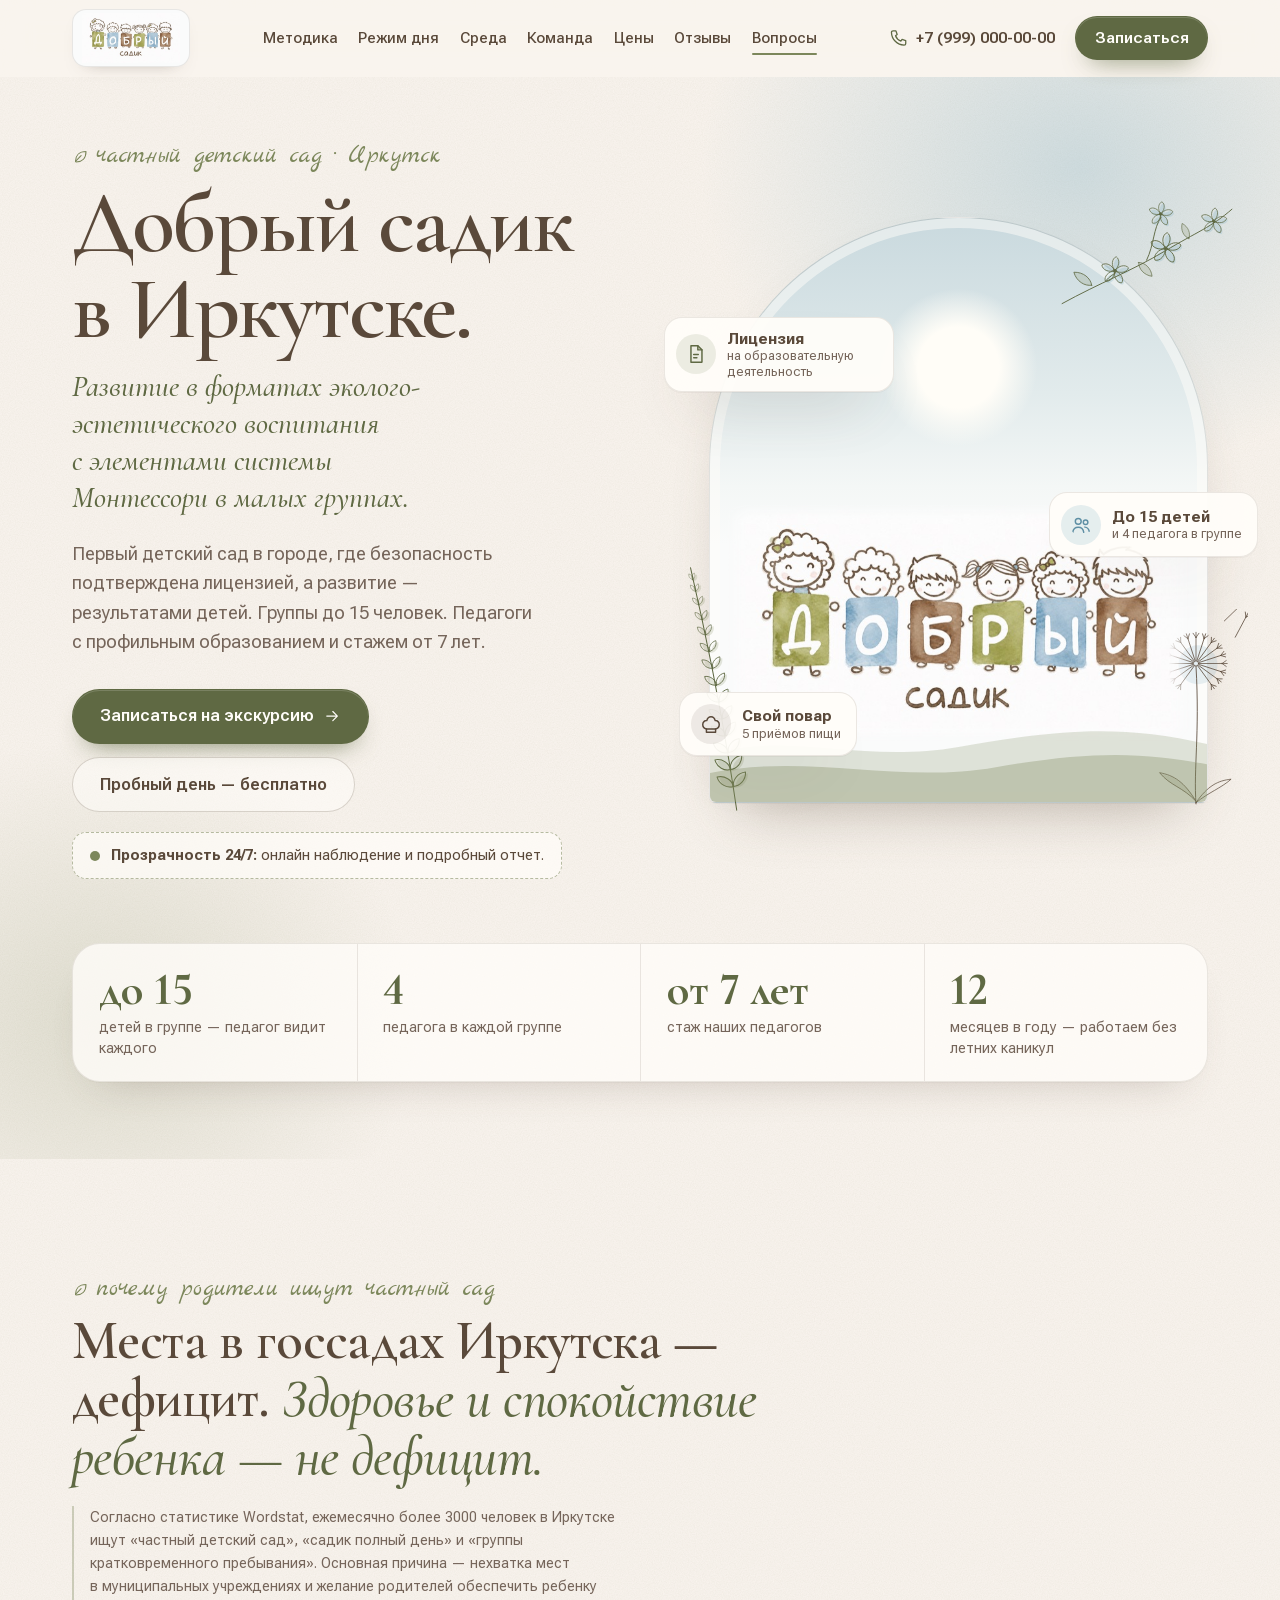
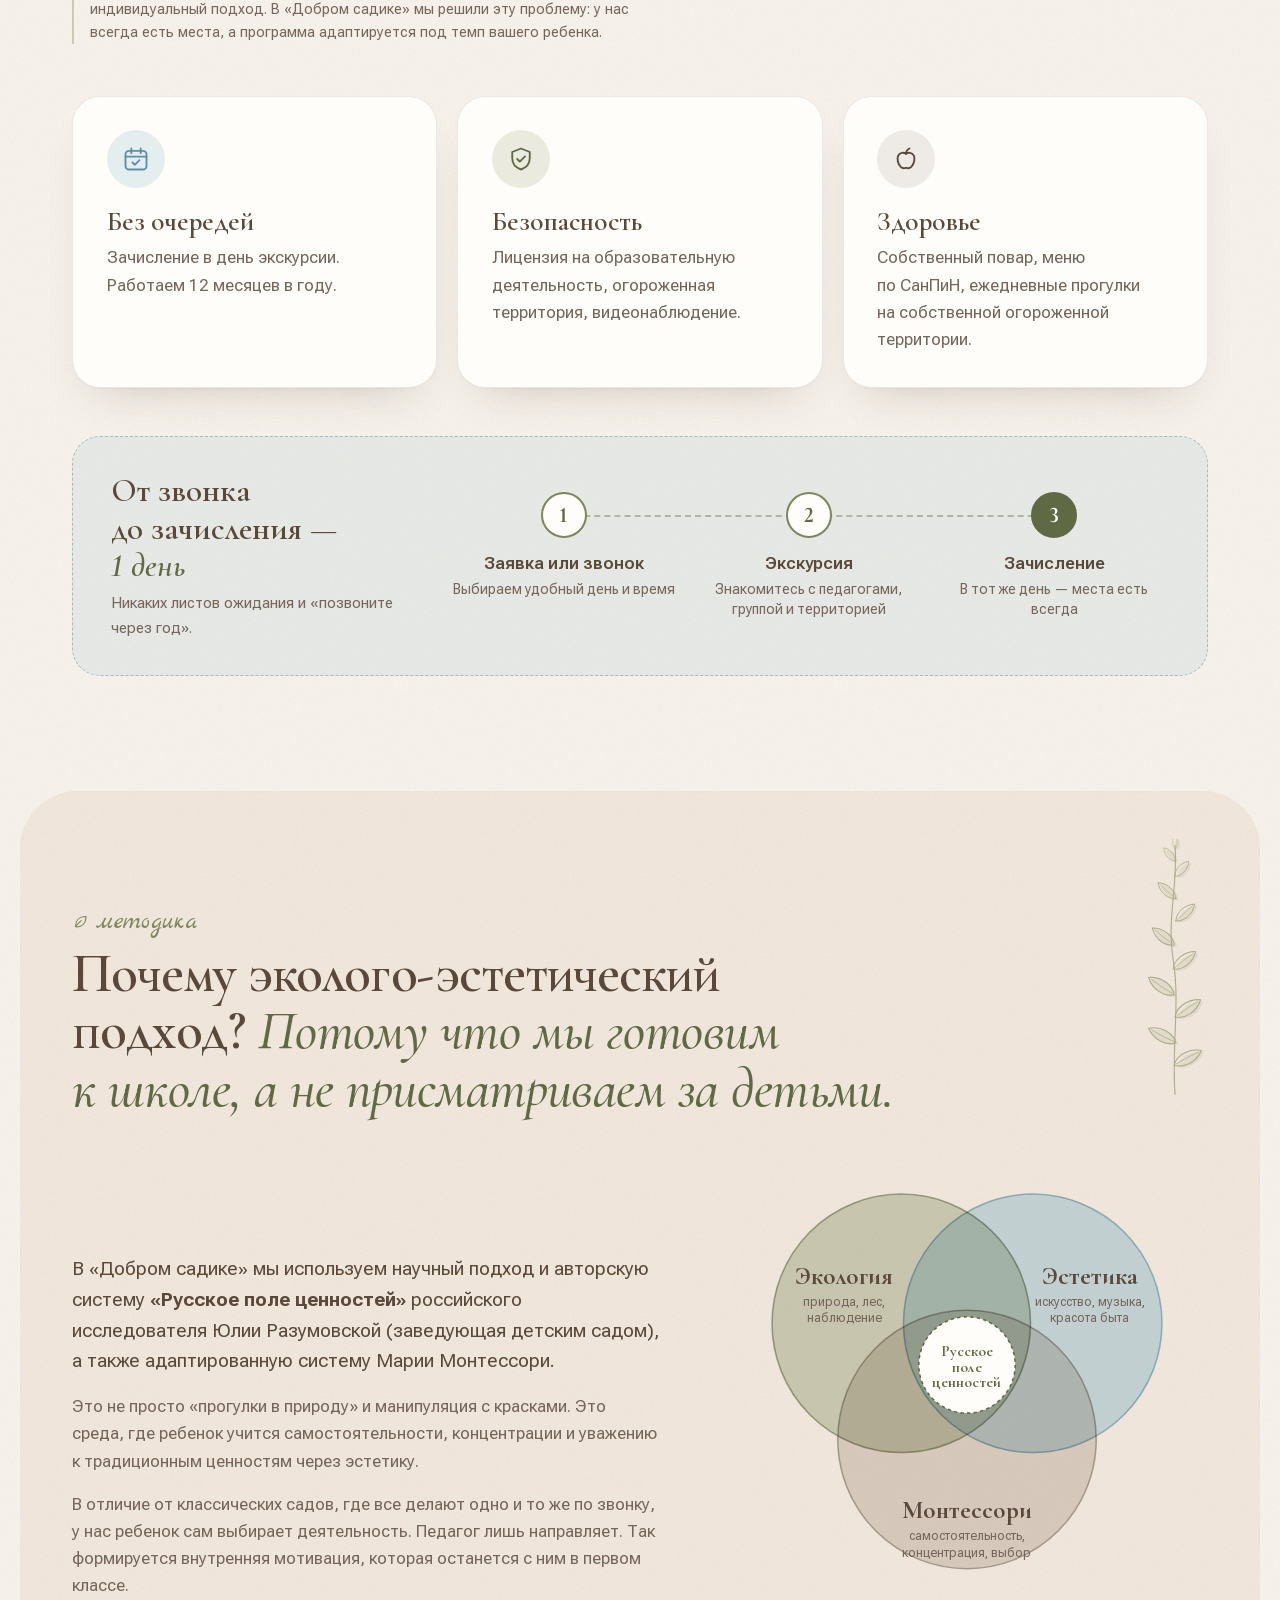
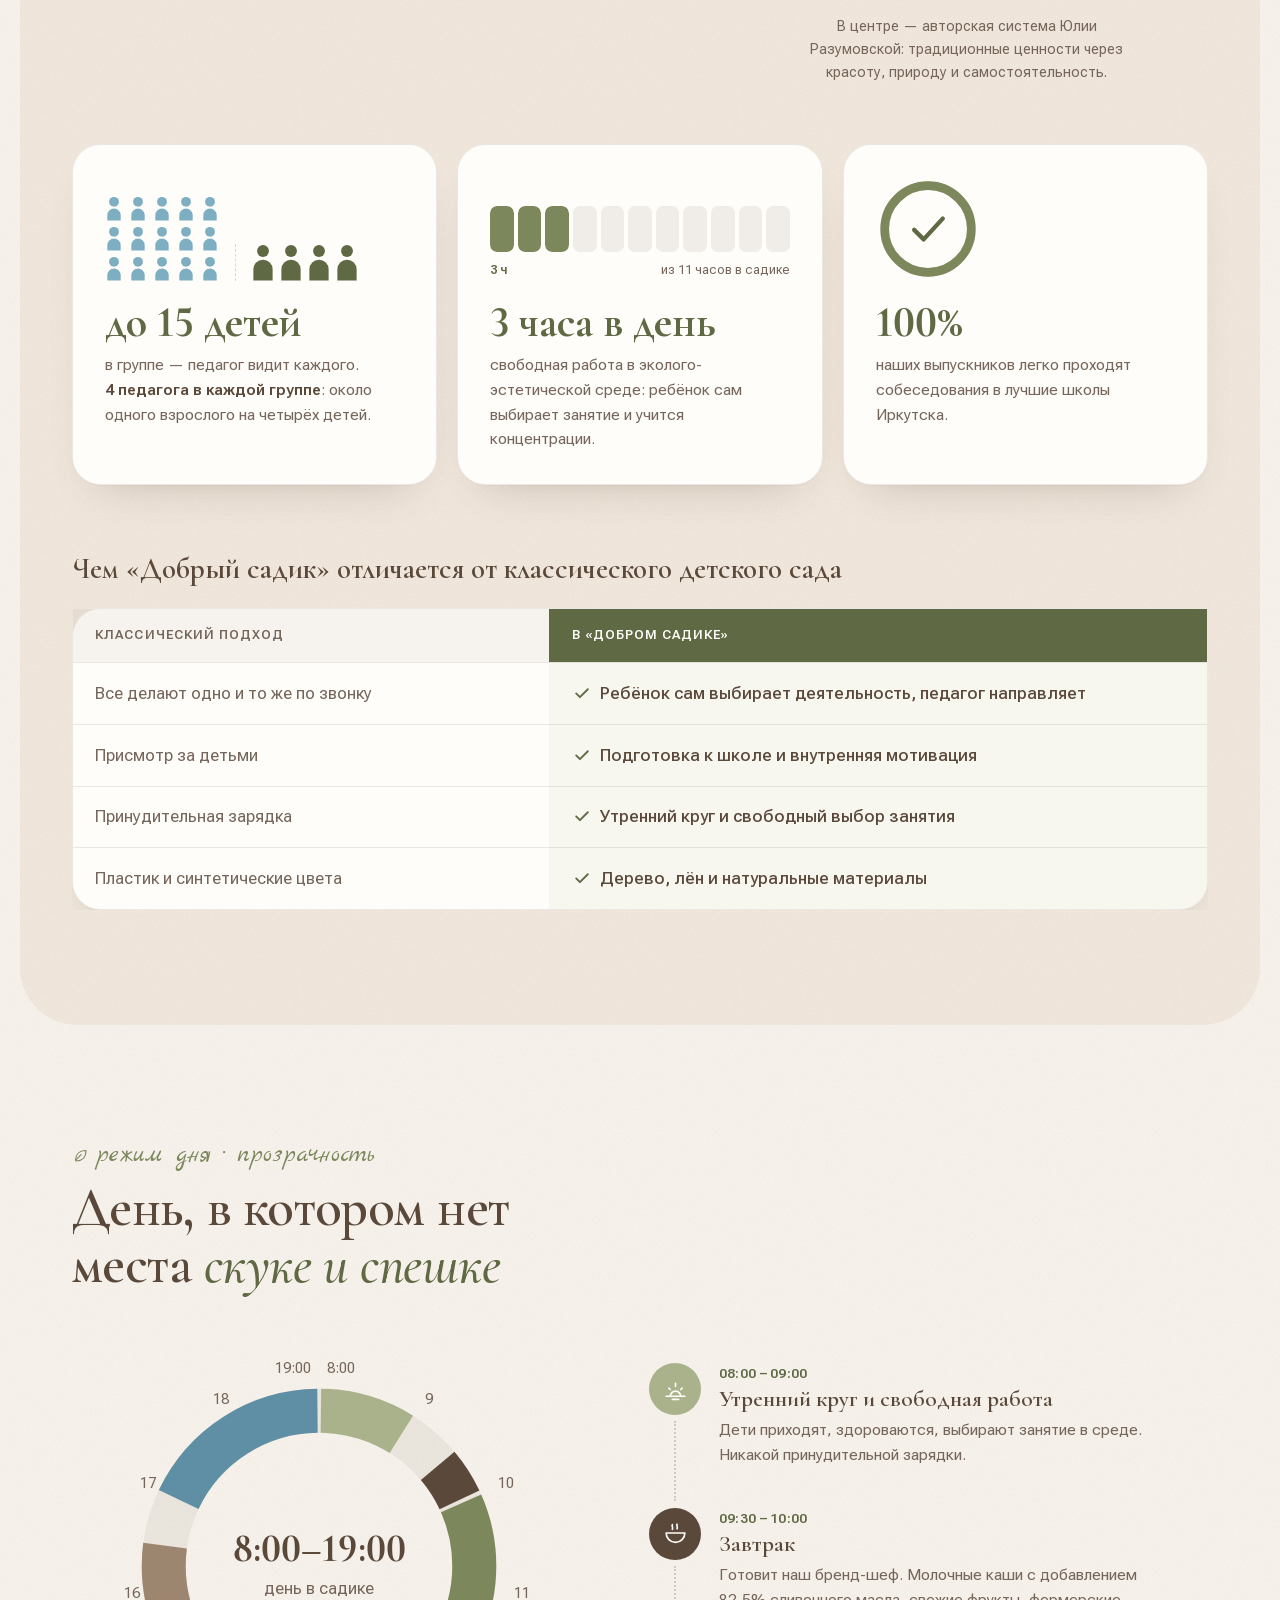
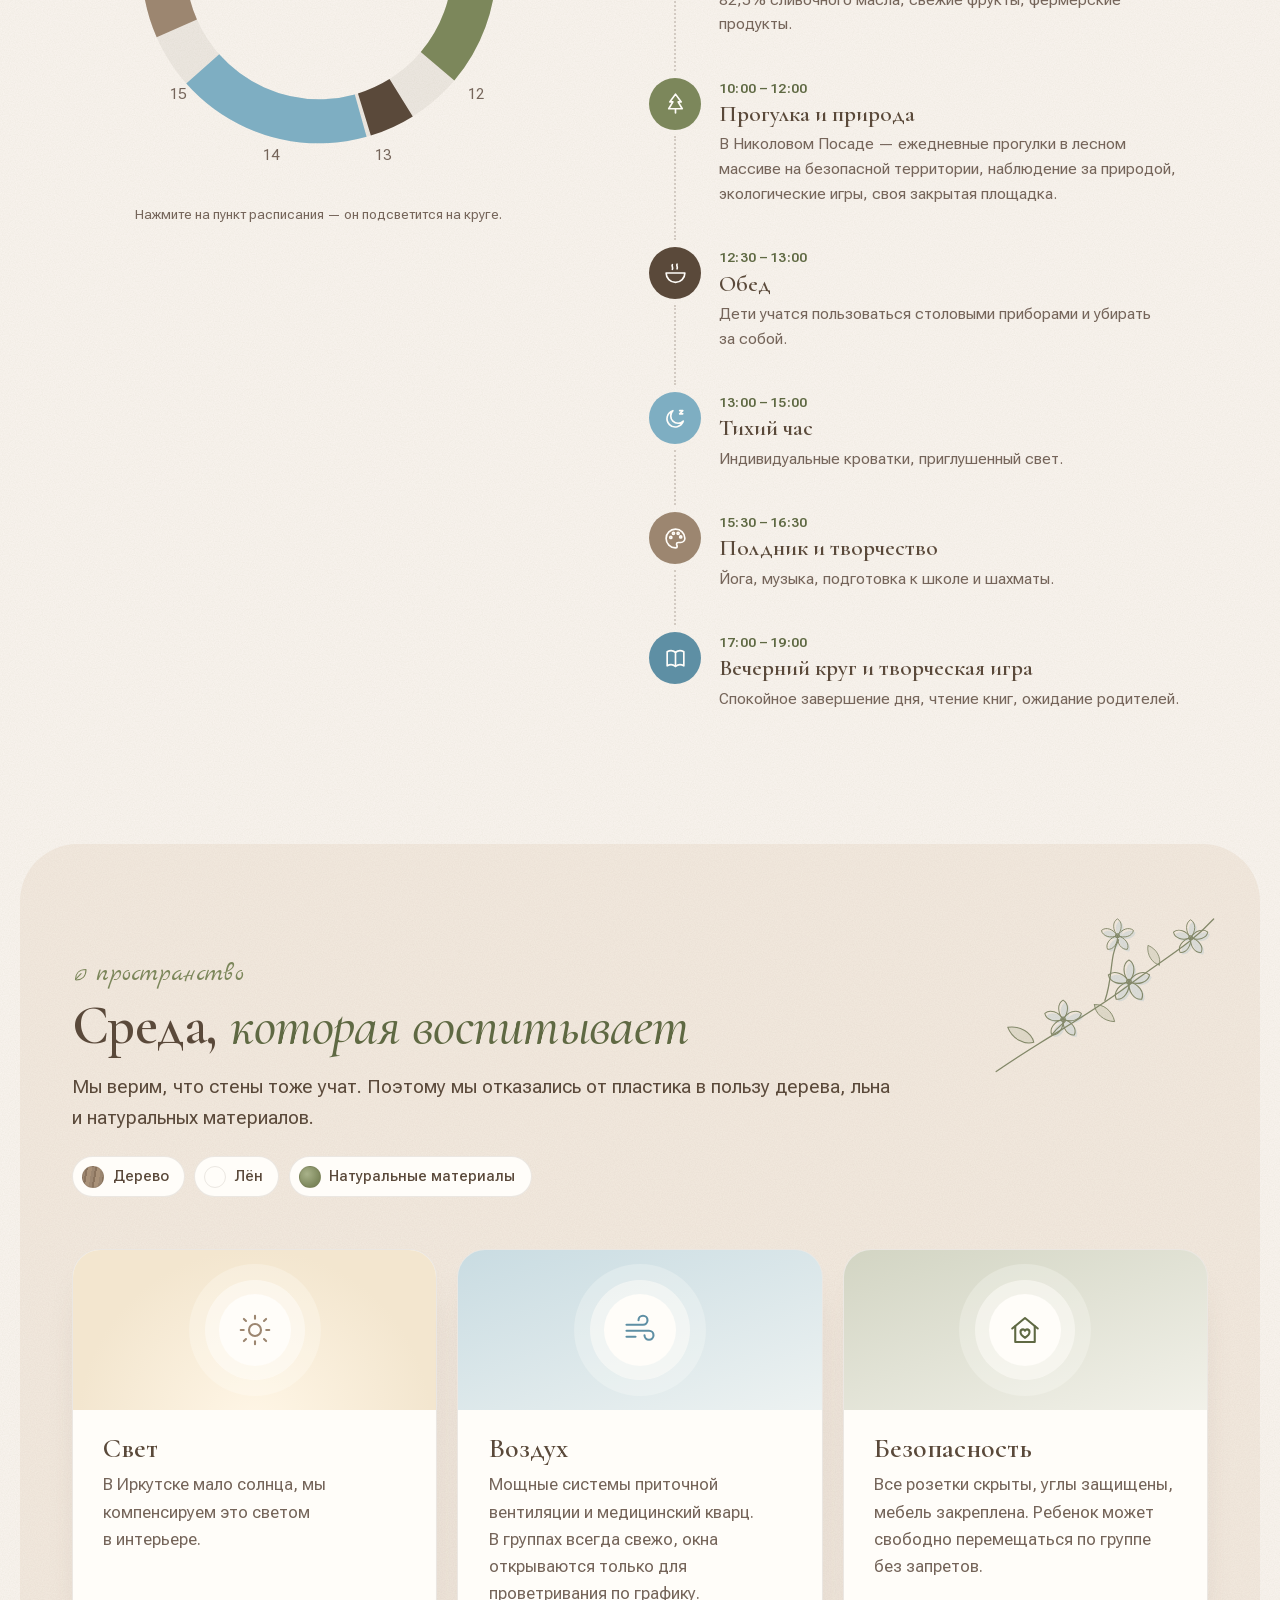
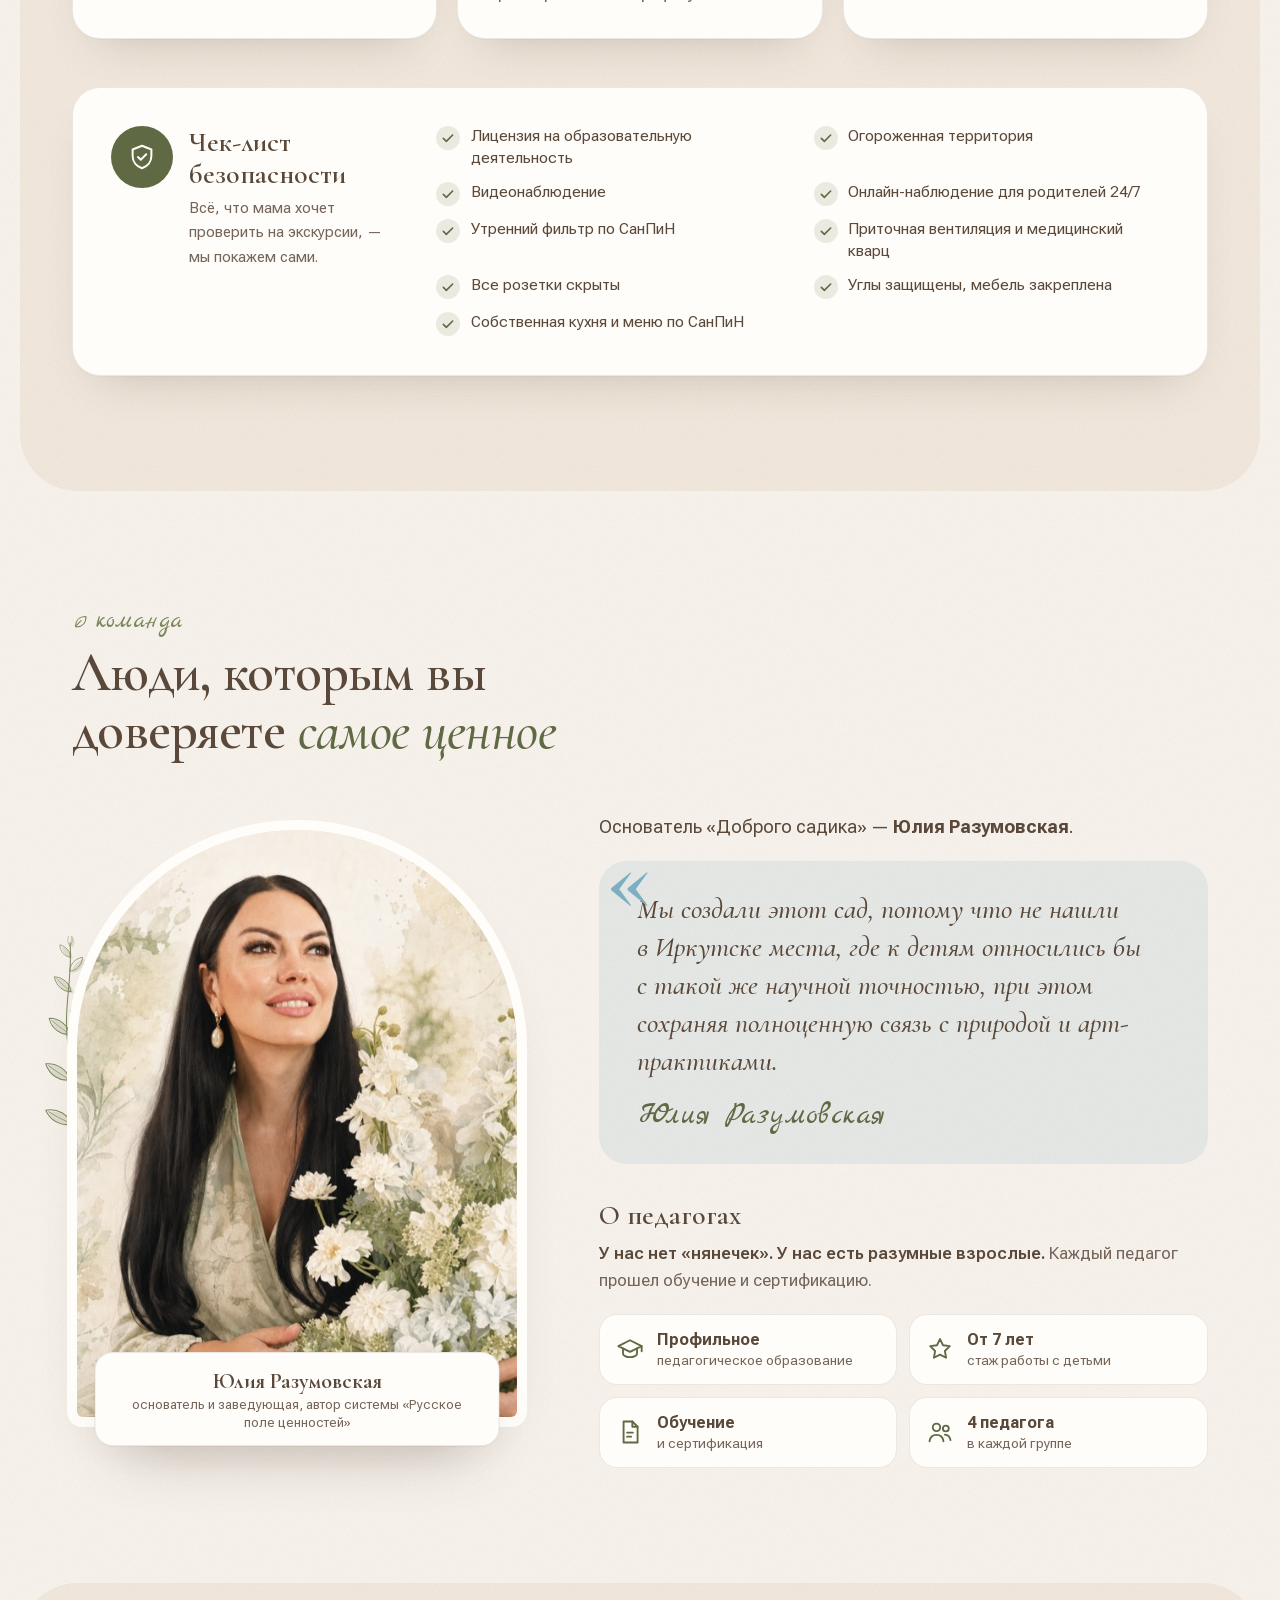
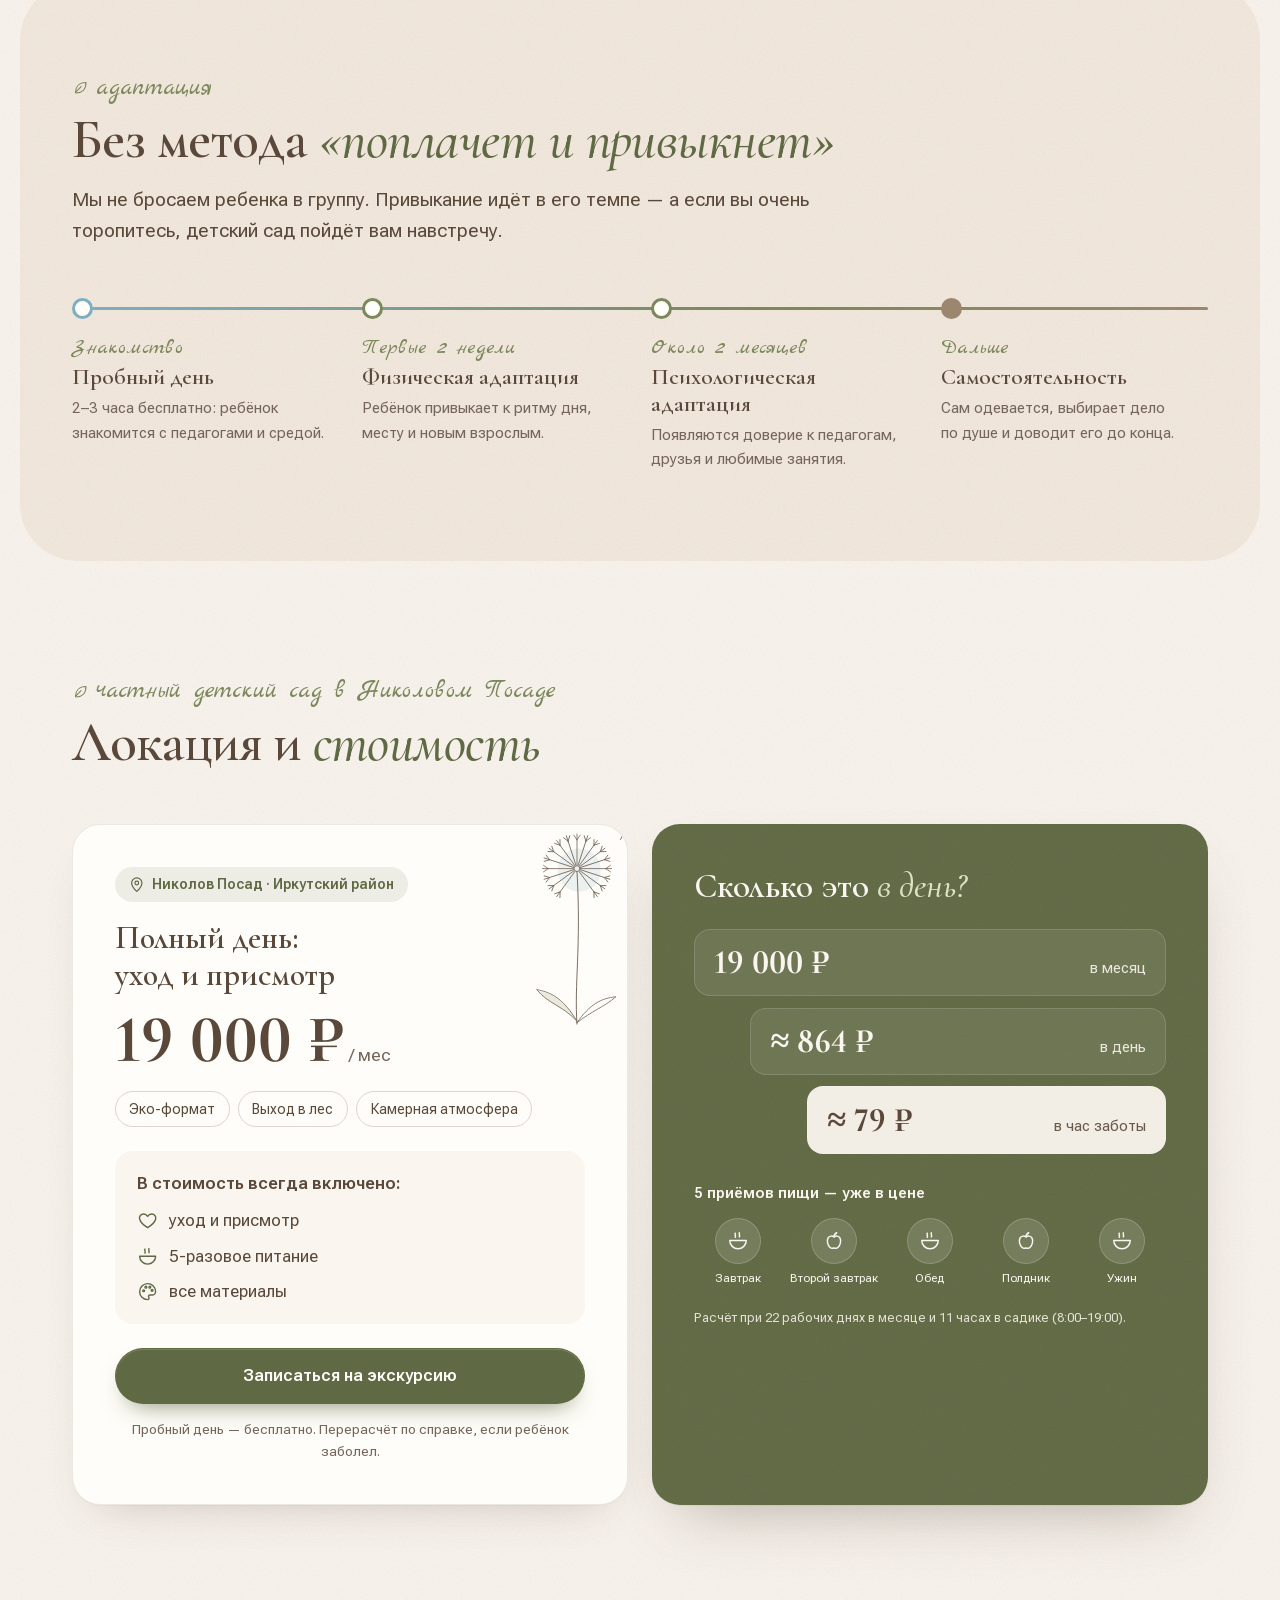
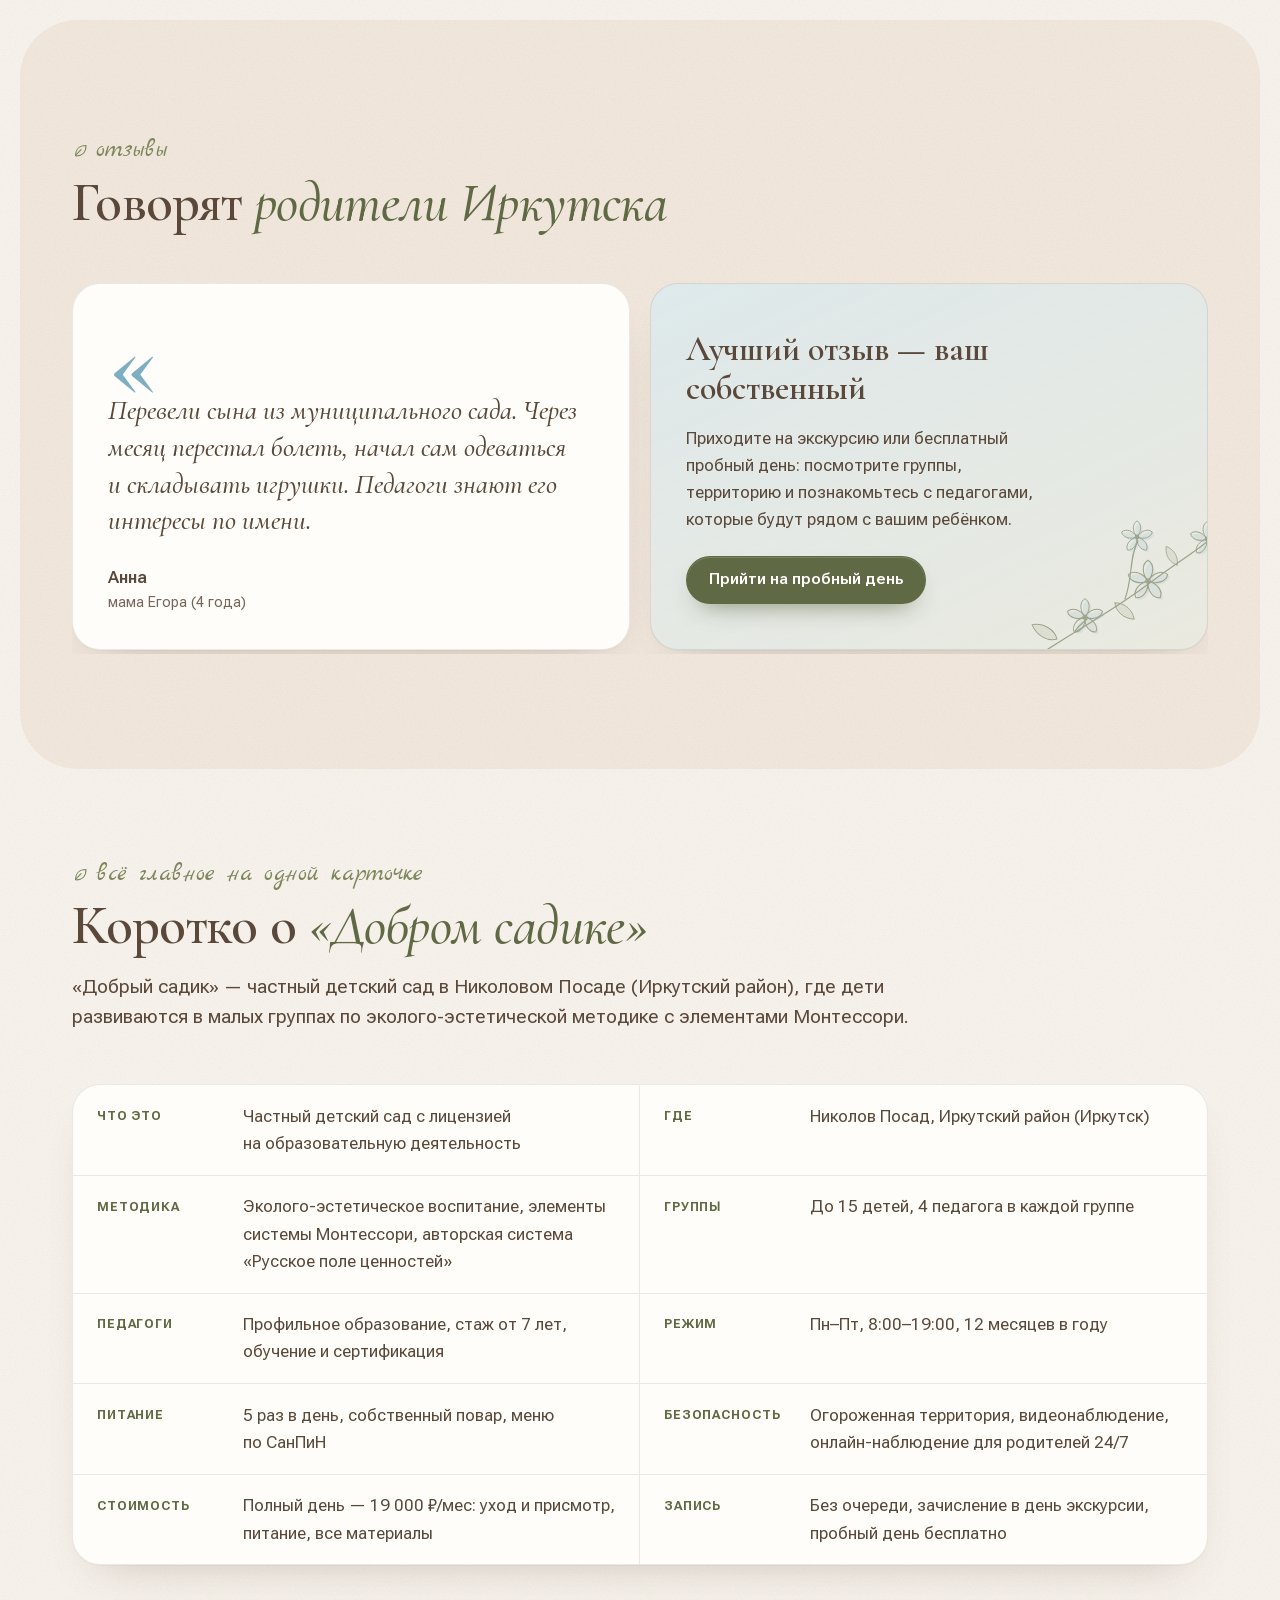
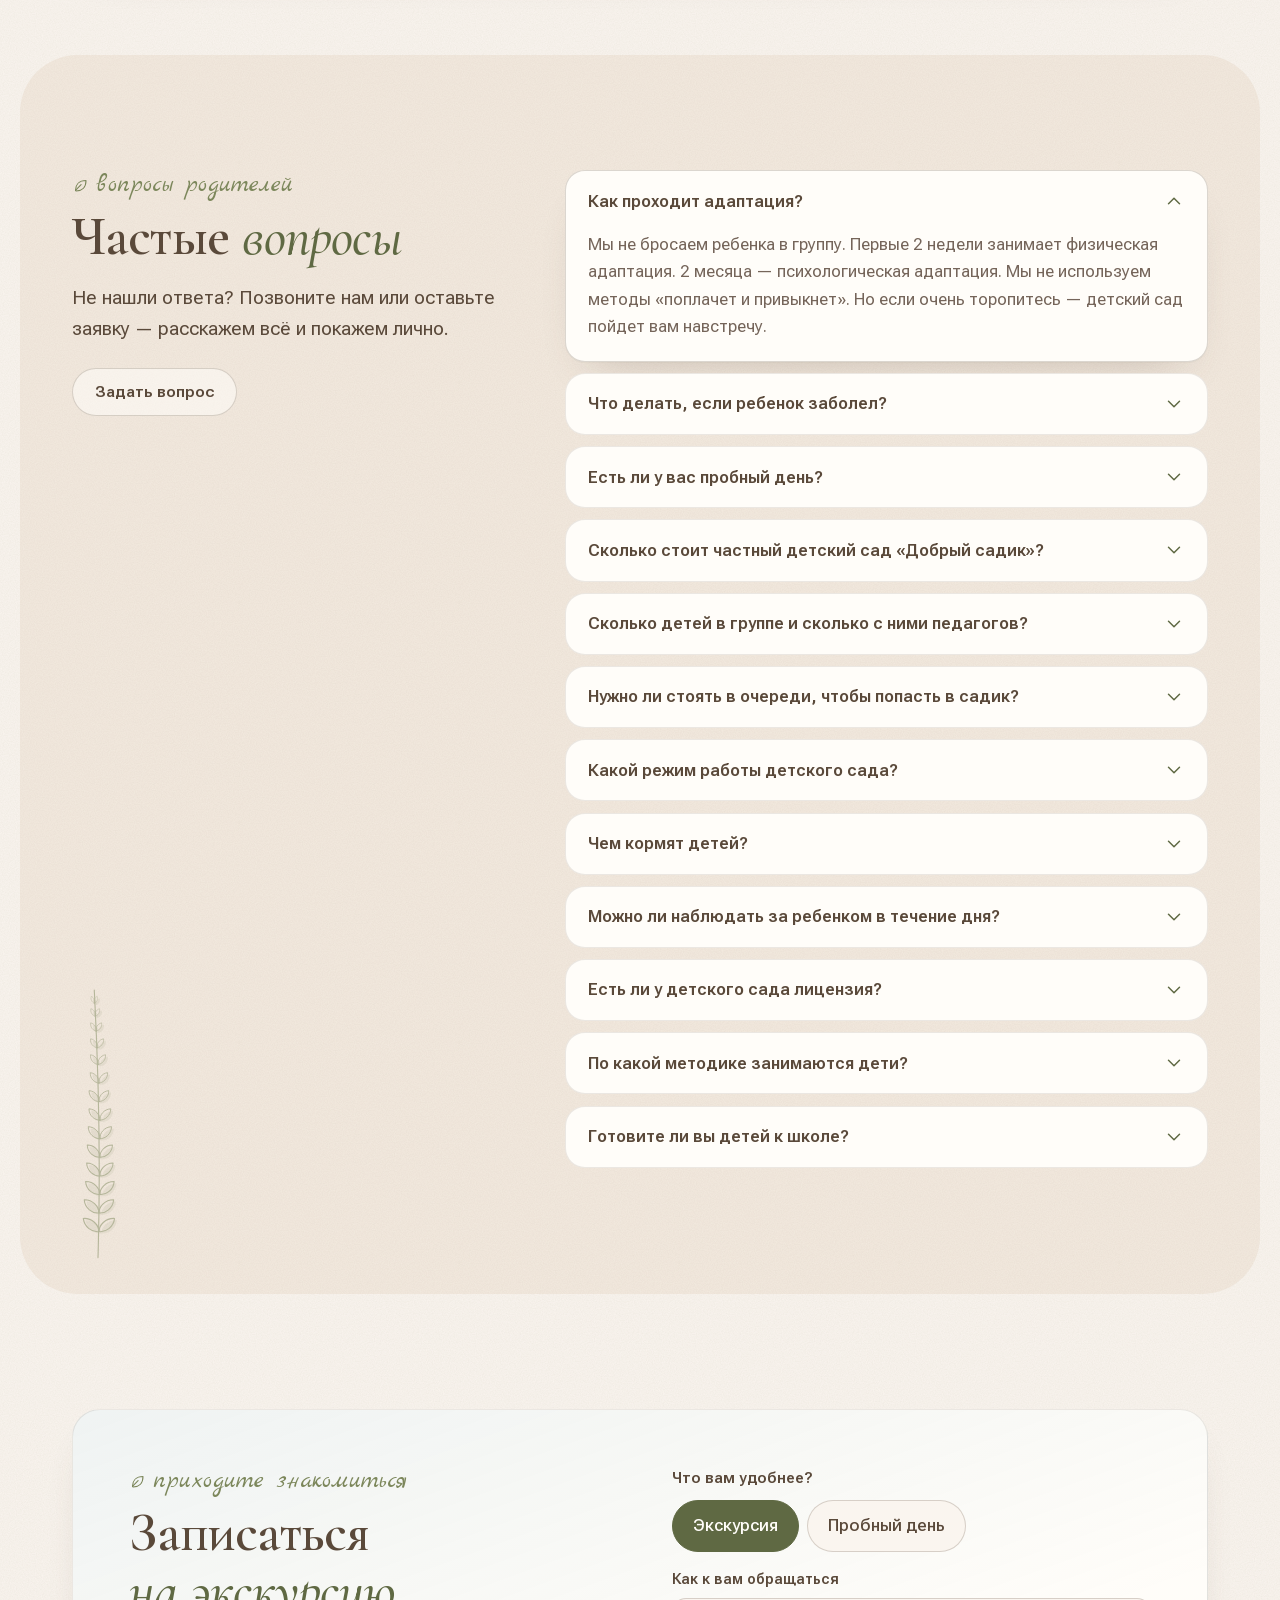
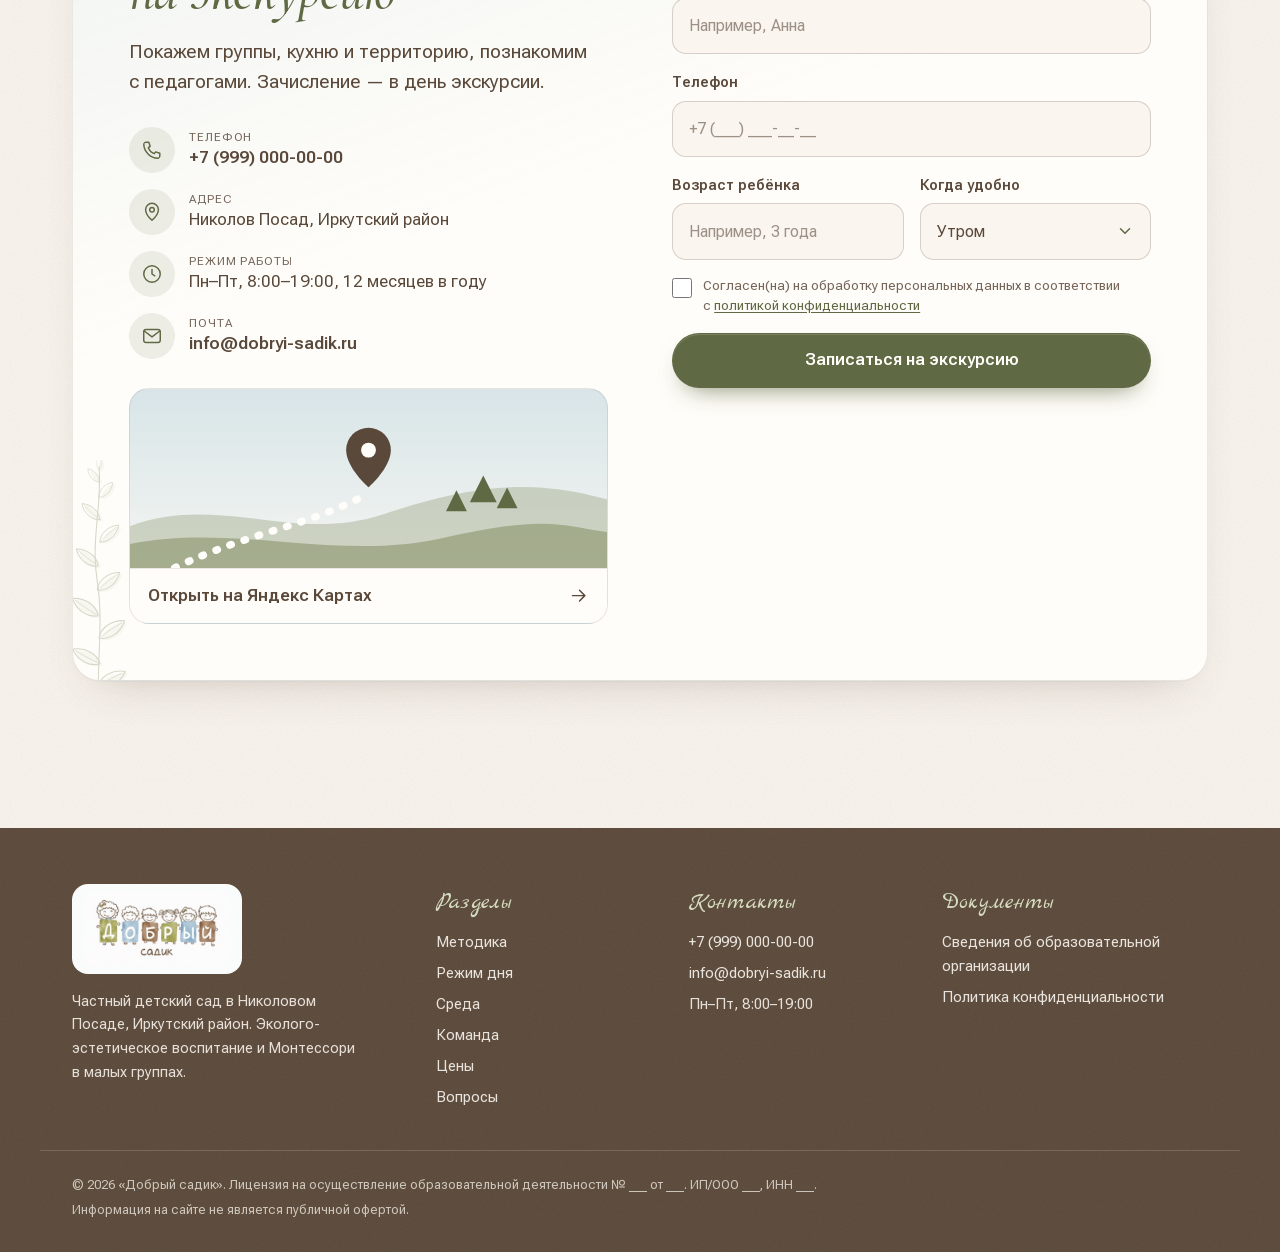
<file: index.html>
<!doctype html>
<html lang="ru" prefix="og: https://ogp.me/ns#">
<head>
<meta charset="utf-8">
<meta name="viewport" content="width=device-width, initial-scale=1, viewport-fit=cover">
<title>Частный детский сад в Иркутске «Добрый садик» — Монтессори и эко-подход</title>
<meta name="description" content="Частный детский сад в Николовом Посаде (Иркутский район): группы до 15 детей, 4 педагога, лицензия, свой повар, онлайн-наблюдение 24/7. Полный день — 19 000 ₽/мес.">
<meta name="keywords" content="частный детский сад Иркутск, детский сад Николов Посад, монтессори детский сад Иркутск, садик полный день Иркутск, эко детский сад, детский сад Иркутский район">
<meta name="robots" content="index, follow, max-image-preview:large, max-snippet:-1">
<link rel="canonical" href="https://dobryi-sadik.ru/">
<link rel="alternate" hreflang="ru" href="https://dobryi-sadik.ru/">
<meta name="author" content="Детский сад «Добрый садик»">
<meta name="geo.region" content="RU-IRK">
<meta name="geo.placename" content="Иркутск, Николов Посад">
<meta name="format-detection" content="telephone=no">
<meta name="theme-color" content="#FAF5EF">
<meta name="color-scheme" content="light">
<!-- ЗАМЕНИТЬ: коды подтверждения из Яндекс.Вебмастера и Google Search Console -->
<!-- <meta name="yandex-verification" content="XXXXXXXX"> -->
<!-- <meta name="google-site-verification" content="XXXXXXXX"> -->

<!-- Open Graph: красивое превью в Telegram, WhatsApp, ВКонтакте -->
<meta property="og:type" content="website">
<meta property="og:locale" content="ru_RU">
<meta property="og:site_name" content="Добрый садик">
<meta property="og:title" content="«Добрый садик» — частный детский сад в Иркутске">
<meta property="og:description" content="Эколого-эстетическое воспитание и Монтессори в малых группах до 15 детей. Лицензия, свой повар, онлайн-наблюдение 24/7. Пробный день бесплатно.">
<meta property="og:url" content="https://dobryi-sadik.ru/">
<meta property="og:image" content="https://dobryi-sadik.ru/img/og-image.jpg">
<meta property="og:image:width" content="1200">
<meta property="og:image:height" content="630">
<meta property="og:image:alt" content="Логотип детского сада «Добрый садик»: дети держат буквы слова «Добрый»">
<meta name="twitter:card" content="summary_large_image">
<meta name="twitter:title" content="«Добрый садик» — частный детский сад в Иркутске">
<meta name="twitter:description" content="Малые группы до 15 детей, 4 педагога, Монтессори и эко-подход. Пробный день бесплатно.">
<meta name="twitter:image" content="https://dobryi-sadik.ru/img/og-image.jpg">

<link rel="icon" href="favicon.ico" sizes="48x48">
<link rel="icon" href="favicon-32.png" type="image/png" sizes="32x32">
<link rel="apple-touch-icon" href="apple-touch-icon.png">
<link rel="manifest" href="site.webmanifest">

<link rel="preload" href="fonts/cormorant-garamond-normal-cyrillic.woff2" as="font" type="font/woff2" crossorigin>
<link rel="preload" href="fonts/roboto-flex-normal-cyrillic.woff2" as="font" type="font/woff2" crossorigin>
<link rel="stylesheet" href="css/fonts.css">
<link rel="stylesheet" href="css/styles.css">
<script>document.documentElement.classList.add('js')</script>

<script type="application/ld+json">
{
  "@context": "https://schema.org",
  "@graph": [
    {
      "@type": "WebSite",
      "@id": "https://dobryi-sadik.ru/#website",
      "url": "https://dobryi-sadik.ru/",
      "name": "Добрый садик",
      "alternateName": "Частный детский сад «Добрый садик» в Иркутске",
      "inLanguage": "ru-RU",
      "publisher": { "@id": "https://dobryi-sadik.ru/#org" }
    },
    {
      "@type": ["Preschool", "ChildCare"],
      "@id": "https://dobryi-sadik.ru/#org",
      "name": "Добрый садик",
      "alternateName": ["Частный детский сад «Добрый садик»", "Детский сад Добрый садик Иркутск", "Добрый садик Николов Посад"],
      "description": "Частный детский сад в Николовом Посаде (Иркутский район). Эколого-эстетическое воспитание с элементами системы Монтессори и авторской системой «Русское поле ценностей». Группы до 15 детей, 4 педагога в каждой группе, педагоги с профильным образованием и стажем от 7 лет. Лицензия на образовательную деятельность, огороженная территория, видеонаблюдение, онлайн-наблюдение для родителей 24/7. Собственный повар, 5-разовое питание по СанПиН.",
      "slogan": "Развитие в малых группах с любовью к природе и красоте",
      "url": "https://dobryi-sadik.ru/",
      "logo": { "@type": "ImageObject", "url": "https://dobryi-sadik.ru/img/logo-1200.jpg", "width": 1200, "height": 615 },
      "image": ["https://dobryi-sadik.ru/img/og-image.jpg", "https://dobryi-sadik.ru/img/yulia-razumovskaya-840.jpg"],
      "telephone": "+7-999-000-00-00",
      "email": "info@dobryi-sadik.ru",
      "address": {
        "@type": "PostalAddress",
        "addressLocality": "Николов Посад",
        "addressRegion": "Иркутская область, Иркутский район",
        "addressCountry": "RU"
      },
      "areaServed": [
        { "@type": "City", "name": "Иркутск" },
        { "@type": "AdministrativeArea", "name": "Иркутский район" }
      ],
      "openingHoursSpecification": [{
        "@type": "OpeningHoursSpecification",
        "dayOfWeek": ["Monday", "Tuesday", "Wednesday", "Thursday", "Friday"],
        "opens": "08:00",
        "closes": "19:00"
      }],
      "priceRange": "19 000 ₽/мес",
      "currenciesAccepted": "RUB",
      "knowsLanguage": "ru",
      "knowsAbout": ["Монтессори-педагогика", "эколого-эстетическое воспитание", "система «Русское поле ценностей»", "подготовка к школе", "адаптация ребёнка к детскому саду"],
      "hasCredential": {
        "@type": "EducationalOccupationalCredential",
        "credentialCategory": "Лицензия на осуществление образовательной деятельности"
      },
      "amenityFeature": [
        { "@type": "LocationFeatureSpecification", "name": "Огороженная территория для прогулок", "value": true },
        { "@type": "LocationFeatureSpecification", "name": "Видеонаблюдение", "value": true },
        { "@type": "LocationFeatureSpecification", "name": "Онлайн-наблюдение для родителей 24/7", "value": true },
        { "@type": "LocationFeatureSpecification", "name": "Собственный повар и кухня", "value": true },
        { "@type": "LocationFeatureSpecification", "name": "Приточная вентиляция и медицинский кварц", "value": true },
        { "@type": "LocationFeatureSpecification", "name": "Мебель из натуральных материалов", "value": true }
      ],
      "makesOffer": {
        "@type": "Offer",
        "name": "Полный день: уход и присмотр",
        "description": "Полный день в детском саду в Николовом Посаде. Включено: уход и присмотр, 5-разовое питание, все материалы.",
        "price": "19000",
        "priceCurrency": "RUB",
        "availability": "https://schema.org/InStock",
        "priceSpecification": {
          "@type": "UnitPriceSpecification",
          "price": "19000",
          "priceCurrency": "RUB",
          "unitText": "месяц",
          "referenceQuantity": { "@type": "QuantitativeValue", "value": 1, "unitCode": "MON" }
        }
      },
      "founder": { "@id": "https://dobryi-sadik.ru/#founder" },
      "employee": { "@id": "https://dobryi-sadik.ru/#founder" }
    },
    {
      "@type": "Person",
      "@id": "https://dobryi-sadik.ru/#founder",
      "name": "Юлия Разумовская",
      "jobTitle": "Основатель и заведующая детским садом «Добрый садик»",
      "description": "Российский исследователь, автор системы «Русское поле ценностей», основатель и заведующая детским садом «Добрый садик» в Иркутске.",
      "image": "https://dobryi-sadik.ru/img/yulia-razumovskaya-840.jpg",
      "worksFor": { "@id": "https://dobryi-sadik.ru/#org" },
      "knowsAbout": ["эколого-эстетическое воспитание", "система «Русское поле ценностей»", "Монтессори-педагогика"]
    },
    {
      "@type": "WebPage",
      "@id": "https://dobryi-sadik.ru/#webpage",
      "url": "https://dobryi-sadik.ru/",
      "name": "Частный детский сад в Иркутске «Добрый садик» — Монтессори и эко-подход",
      "description": "Группы до 15 детей, 4 педагога, лицензия, свой повар, онлайн-наблюдение 24/7. Полный день — 19 000 ₽/мес.",
      "inLanguage": "ru-RU",
      "isPartOf": { "@id": "https://dobryi-sadik.ru/#website" },
      "about": { "@id": "https://dobryi-sadik.ru/#org" },
      "primaryImageOfPage": "https://dobryi-sadik.ru/img/og-image.jpg",
      "datePublished": "2026-11-07",
      "dateModified": "2026-11-07",
      "speakable": { "@type": "SpeakableSpecification", "cssSelector": ["#hero-title", "#hero-lead", "#korotko .facts"] }
    },
    {
      "@type": "FAQPage",
      "@id": "https://dobryi-sadik.ru/#faq",
      "mainEntity": [
        { "@type": "Question", "name": "Как проходит адаптация в «Добром садике»?", "acceptedAnswer": { "@type": "Answer", "text": "Мы не бросаем ребёнка в группу. Первые 2 недели занимает физическая адаптация, около 2 месяцев — психологическая. Мы не используем методы «поплачет и привыкнет». Но если вы очень торопитесь — детский сад пойдёт вам навстречу." } },
        { "@type": "Question", "name": "Что делать, если ребёнок заболел?", "acceptedAnswer": { "@type": "Answer", "text": "Мы строго соблюдаем СанПиН по утреннему фильтру — больных детей не принимаем, чтобы остальные были здоровы. Перерасчёт по справке предусмотрен." } },
        { "@type": "Question", "name": "Есть ли у вас пробный день?", "acceptedAnswer": { "@type": "Answer", "text": "Да. Вы можете привести ребёнка на 2–3 часа абсолютно бесплатно, чтобы он познакомился с педагогами и средой." } },
        { "@type": "Question", "name": "Сколько стоит частный детский сад «Добрый садик»?", "acceptedAnswer": { "@type": "Answer", "text": "Полный день (уход и присмотр) в Николовом Посаде — 19 000 ₽ в месяц. В стоимость всегда включены уход и присмотр, 5-разовое питание и все материалы." } },
        { "@type": "Question", "name": "Сколько детей в группе и сколько с ними педагогов?", "acceptedAnswer": { "@type": "Answer", "text": "До 15 детей в группе и 4 педагога в каждой группе — педагог видит каждого ребёнка. Педагоги с профильным образованием и стажем от 7 лет." } },
        { "@type": "Question", "name": "Нужно ли стоять в очереди, чтобы попасть в садик?", "acceptedAnswer": { "@type": "Answer", "text": "Нет, очередей нет: зачисление проходит в день экскурсии. Детский сад работает 12 месяцев в году." } },
        { "@type": "Question", "name": "Какой режим работы детского сада?", "acceptedAnswer": { "@type": "Answer", "text": "Детский сад работает с понедельника по пятницу с 8:00 до 19:00, 12 месяцев в году." } },
        { "@type": "Question", "name": "Чем кормят детей?", "acceptedAnswer": { "@type": "Answer", "text": "Готовит собственный повар — наш бренд-шеф, меню составлено по СанПиН. Питание 5-разовое: молочные каши со сливочным маслом 82,5%, свежие фрукты, фермерские продукты." } },
        { "@type": "Question", "name": "Можно ли наблюдать за ребёнком в течение дня?", "acceptedAnswer": { "@type": "Answer", "text": "Да. Родителям доступно онлайн-наблюдение 24/7 и подробный отчёт." } },
        { "@type": "Question", "name": "Есть ли у детского сада лицензия?", "acceptedAnswer": { "@type": "Answer", "text": "Да, у «Доброго садика» есть лицензия на образовательную деятельность. Территория огорожена, ведётся видеонаблюдение." } },
        { "@type": "Question", "name": "По какой методике занимаются дети?", "acceptedAnswer": { "@type": "Answer", "text": "Эколого-эстетическое воспитание с элементами системы Марии Монтессори и авторская система «Русское поле ценностей» Юлии Разумовской, заведующей садом. Ребёнок сам выбирает деятельность, педагог направляет. Каждый день — 3 часа свободной работы в эколого-эстетической среде." } },
        { "@type": "Question", "name": "Готовите ли вы детей к школе?", "acceptedAnswer": { "@type": "Answer", "text": "Да. В программе — подготовка к школе, шахматы, музыка и йога, а ежедневная свободная работа формирует самостоятельность и внутреннюю мотивацию. Наши выпускники легко проходят собеседования в лучшие школы Иркутска." } }
      ]
    }
  ]
}
</script>

<!-- ЗАМЕНИТЬ: счётчик Яндекс.Метрики. Вставьте код счётчика сюда и укажите его номер в js/main.js (SITE.metrikaId) — цели на кнопках уже размечены -->
</head>
<body>
<a class="skip-link" href="#main">Перейти к содержанию</a>

<!-- ====== Спрайт: ботанические зарисовки, иконки, фигурки ====== -->
<svg width="0" height="0" class="sprite" aria-hidden="true" focusable="false">
  <defs>
    <path id="lf" d="M0 0C8-8.5 24-9.5 36 0C24 9.5 8 8.5 0 0Z"/>
    <path id="lf-rib" d="M3 0Q18-1 32 0"/>
    <path id="lf2" d="M0 0C5-5.5 15-6.5 22 0C15 6.5 5 5.5 0 0Z"/>
    <path id="petal" d="M0 0C-7-8-7-19 0-23C7-19 7-8 0 0Z"/>
    <path id="seed" d="M80 75V40M80 40l-4.5-6.5M80 40l4.5-6.5M80 40v-8"/>

    <g id="br-leaves">
      <use href="#lf" transform="translate(69 262) rotate(-28)"/>
      <use href="#lf" transform="translate(71 236) rotate(-152)"/>
      <use href="#lf" transform="translate(70 206) rotate(-34)"/>
      <use href="#lf" transform="translate(69 180) rotate(-146)"/>
      <use href="#lf" transform="translate(68 150) rotate(-38) scale(.92)"/>
      <use href="#lf" transform="translate(69 122) rotate(-142) scale(.9)"/>
      <use href="#lf" transform="translate(71 94) rotate(-42) scale(.82)"/>
      <use href="#lf" transform="translate(71 68) rotate(-138) scale(.78)"/>
      <use href="#lf" transform="translate(70 42) rotate(-48) scale(.66)"/>
      <use href="#lf" transform="translate(70 24) rotate(-130) scale(.56)"/>
      <use href="#lf" transform="translate(70 10) rotate(-90) scale(.42)"/>
    </g>
    <g id="br-ribs">
      <use href="#lf-rib" transform="translate(69 262) rotate(-28)"/>
      <use href="#lf-rib" transform="translate(71 236) rotate(-152)"/>
      <use href="#lf-rib" transform="translate(70 206) rotate(-34)"/>
      <use href="#lf-rib" transform="translate(69 180) rotate(-146)"/>
      <use href="#lf-rib" transform="translate(68 150) rotate(-38) scale(.92)"/>
      <use href="#lf-rib" transform="translate(69 122) rotate(-142) scale(.9)"/>
      <use href="#lf-rib" transform="translate(71 94) rotate(-42) scale(.82)"/>
      <use href="#lf-rib" transform="translate(71 68) rotate(-138) scale(.78)"/>
    </g>
    <g id="fern-leaves">
      <use href="#lf2" transform="translate(71 268) rotate(-40)"/><use href="#lf2" transform="translate(71 268) rotate(-140)"/>
      <use href="#lf2" transform="translate(71 248) rotate(-42) scale(.97)"/><use href="#lf2" transform="translate(71 248) rotate(-138) scale(.97)"/>
      <use href="#lf2" transform="translate(72 228) rotate(-42) scale(.94)"/><use href="#lf2" transform="translate(72 228) rotate(-138) scale(.94)"/>
      <use href="#lf2" transform="translate(72 208) rotate(-44) scale(.9)"/><use href="#lf2" transform="translate(72 208) rotate(-136) scale(.9)"/>
      <use href="#lf2" transform="translate(72 188) rotate(-44) scale(.86)"/><use href="#lf2" transform="translate(72 188) rotate(-136) scale(.86)"/>
      <use href="#lf2" transform="translate(72 168) rotate(-46) scale(.82)"/><use href="#lf2" transform="translate(72 168) rotate(-134) scale(.82)"/>
      <use href="#lf2" transform="translate(72 148) rotate(-46) scale(.77)"/><use href="#lf2" transform="translate(72 148) rotate(-134) scale(.77)"/>
      <use href="#lf2" transform="translate(71 128) rotate(-48) scale(.72)"/><use href="#lf2" transform="translate(71 128) rotate(-132) scale(.72)"/>
      <use href="#lf2" transform="translate(71 108) rotate(-50) scale(.66)"/><use href="#lf2" transform="translate(71 108) rotate(-130) scale(.66)"/>
      <use href="#lf2" transform="translate(70 88) rotate(-52) scale(.6)"/><use href="#lf2" transform="translate(70 88) rotate(-128) scale(.6)"/>
      <use href="#lf2" transform="translate(69 70) rotate(-54) scale(.54)"/><use href="#lf2" transform="translate(69 70) rotate(-126) scale(.54)"/>
      <use href="#lf2" transform="translate(68 52) rotate(-56) scale(.48)"/><use href="#lf2" transform="translate(68 52) rotate(-124) scale(.48)"/>
      <use href="#lf2" transform="translate(67 36) rotate(-60) scale(.42)"/><use href="#lf2" transform="translate(67 36) rotate(-120) scale(.42)"/>
      <use href="#lf2" transform="translate(66 22) rotate(-66) scale(.36)"/><use href="#lf2" transform="translate(66 22) rotate(-114) scale(.36)"/>
    </g>
    <g id="flower">
      <use href="#petal"/><use href="#petal" transform="rotate(72)"/><use href="#petal" transform="rotate(144)"/><use href="#petal" transform="rotate(216)"/><use href="#petal" transform="rotate(288)"/>
    </g>
  </defs>

  <!-- Ботаника: ветка -->
  <symbol id="bot-branch" viewBox="0 0 140 300">
    <g transform="translate(3 2)" style="fill:var(--wash,#7C875B);fill-opacity:var(--wash-o,.2);stroke:none"><use href="#br-leaves"/></g>
    <g style="fill:none;stroke:var(--ink,currentColor);stroke-width:1.3;stroke-linecap:round;stroke-linejoin:round">
      <path d="M70 296C66 240 76 190 68 140S74 52 70 6"/>
      <use href="#br-leaves"/>
      <use href="#br-ribs" style="stroke-width:.8"/>
    </g>
  </symbol>
  <!-- Ботаника: папоротник -->
  <symbol id="bot-fern" viewBox="0 0 140 300">
    <g transform="translate(2.5 2)" style="fill:var(--wash,#7C875B);fill-opacity:var(--wash-o,.2);stroke:none"><use href="#fern-leaves"/></g>
    <g style="fill:none;stroke:var(--ink,currentColor);stroke-width:1.2;stroke-linecap:round;stroke-linejoin:round">
      <path d="M70 296Q74 160 66 8"/>
      <use href="#fern-leaves"/>
    </g>
  </symbol>
  <!-- Ботаника: одуванчик -->
  <symbol id="bot-dandelion" viewBox="0 0 160 300">
    <circle cx="83" cy="82" r="30" style="fill:var(--wash,#7EAEC2);fill-opacity:var(--wash-o,.18)"/>
    <path d="M80 292C60 270 40 268 24 248C46 252 62 262 80 292Z" transform="translate(2 2)" style="fill:var(--wash2,#7C875B);fill-opacity:.2"/>
    <g style="fill:none;stroke:var(--ink,currentColor);stroke-width:1.1;stroke-linecap:round;stroke-linejoin:round">
      <path d="M80 296C76 240 86 190 80 84" style="stroke-width:1.3"/>
      <path d="M80 292C60 270 40 268 24 248C46 252 62 262 80 292Z"/>
      <path d="M80 294C100 278 118 272 134 258C114 260 98 268 80 294Z"/>
      <use href="#seed"/><use href="#seed" transform="rotate(18 80 80)"/><use href="#seed" transform="rotate(36 80 80)"/><use href="#seed" transform="rotate(54 80 80)"/><use href="#seed" transform="rotate(72 80 80)"/><use href="#seed" transform="rotate(90 80 80)"/><use href="#seed" transform="rotate(108 80 80)"/><use href="#seed" transform="rotate(126 80 80)"/><use href="#seed" transform="rotate(144 80 80)"/><use href="#seed" transform="rotate(216 80 80)"/><use href="#seed" transform="rotate(234 80 80)"/><use href="#seed" transform="rotate(252 80 80)"/><use href="#seed" transform="rotate(270 80 80)"/><use href="#seed" transform="rotate(288 80 80)"/><use href="#seed" transform="rotate(306 80 80)"/><use href="#seed" transform="rotate(324 80 80)"/><use href="#seed" transform="rotate(342 80 80)"/>
      <use href="#seed" transform="translate(58 -36) rotate(28 80 80)"/>
      <use href="#seed" transform="translate(40 -62) rotate(46 80 80)"/>
      <circle cx="80" cy="80" r="4"/>
    </g>
  </symbol>
  <!-- Ботаника: цветущая веточка -->
  <symbol id="bot-flowers" viewBox="0 0 220 170">
    <g style="fill:var(--wash,#7EAEC2);fill-opacity:var(--wash-o,.26);stroke:none">
      <use href="#flower" transform="translate(133 80) scale(.9)"/>
      <use href="#flower" transform="translate(192 38) scale(.75)"/>
      <use href="#flower" transform="translate(122 36) scale(.7)"/>
      <use href="#flower" transform="translate(70 116) scale(.8)"/>
    </g>
    <g style="fill:var(--wash2,#7C875B);fill-opacity:.2;stroke:none">
      <use href="#lf" transform="translate(40 136) rotate(-150) scale(.8)"/>
      <use href="#lf" transform="translate(98 100) rotate(40) scale(.7)"/>
      <use href="#lf" transform="translate(160 62) rotate(-120) scale(.6)"/>
    </g>
    <g style="fill:none;stroke:var(--ink,currentColor);stroke-width:1.2;stroke-linecap:round;stroke-linejoin:round">
      <path d="M4 164C50 132 90 112 130 82S188 44 212 18"/>
      <path d="M108 96C116 74 112 54 121 38"/>
      <path d="M58 128C62 122 66 120 70 116"/>
      <use href="#flower" transform="translate(131 78) scale(.9)"/>
      <use href="#flower" transform="translate(190 36) scale(.75)"/>
      <use href="#flower" transform="translate(120 34) scale(.7)"/>
      <use href="#flower" transform="translate(68 114) scale(.8)"/>
      <use href="#lf" transform="translate(40 136) rotate(-150) scale(.8)"/>
      <use href="#lf" transform="translate(98 100) rotate(40) scale(.7)"/>
      <use href="#lf" transform="translate(160 62) rotate(-120) scale(.6)"/>
      <circle cx="131" cy="78" r="2.2"/><circle cx="190" cy="36" r="1.8"/><circle cx="120" cy="34" r="1.8"/><circle cx="68" cy="114" r="2"/>
    </g>
  </symbol>

  <!-- Фигурки для инфографики -->
  <symbol id="fig-child" viewBox="0 0 20 28"><circle cx="10" cy="6.5" r="5.5"/><path d="M2.5 27.5v-6a7.5 7.5 0 0 1 15 0v6z"/></symbol>
  <symbol id="fig-adult" viewBox="0 0 24 40"><circle cx="12" cy="7.5" r="6.5"/><path d="M1.5 39.5v-12a10.5 10.5 0 0 1 21 0v12z"/></symbol>

  <!-- Линейные иконки -->
  <symbol id="i-calendar" viewBox="0 0 24 24"><rect x="3" y="5" width="18" height="16" rx="3"/><path d="M3 10h18M8 3v4M16 3v4M9 15l2 2 4-4"/></symbol>
  <symbol id="i-shield" viewBox="0 0 24 24"><path d="M12 3l7.5 3v5.2c0 4.6-3.1 8.3-7.5 9.8-4.4-1.5-7.5-5.2-7.5-9.8V6z"/><path d="M8.8 12l2.2 2.2 4.4-4.4"/></symbol>
  <symbol id="i-apple" viewBox="0 0 24 24"><path d="M12 7.5c-1.6-1.2-5.2-1.4-6.6 1.4C4 11.7 5 16.3 7.5 18.8c1.3 1.3 2.8 1.5 4.5.7 1.7.8 3.2.6 4.5-.7 2.5-2.5 3.5-7.1 2.1-9.9C17.2 6.1 13.6 6.3 12 7.5z"/><path d="M12 7.5c0-2 1-3.6 3-4.5"/></symbol>
  <symbol id="i-eye" viewBox="0 0 24 24"><path d="M2 12s3.6-7 10-7 10 7 10 7-3.6 7-10 7S2 12 2 12z"/><circle cx="12" cy="12" r="3"/></symbol>
  <symbol id="i-sun" viewBox="0 0 24 24"><circle cx="12" cy="12" r="4"/><path d="M12 2.5v2M12 19.5v2M4.6 4.6 6 6M18 18l1.4 1.4M2.5 12h2M19.5 12h2M4.6 19.4 6 18M18 6l1.4-1.4"/></symbol>
  <symbol id="i-wind" viewBox="0 0 24 24"><path d="M3 8.5h11a3 3 0 1 0-3-3"/><path d="M3 12.5h15a3 3 0 1 1-3 3"/><path d="M3 16.5h6"/></symbol>
  <symbol id="i-home" viewBox="0 0 24 24"><path d="M3.5 11 12 4l8.5 7"/><path d="M5.5 9.5V20h13V9.5"/><path d="M12 17.2s-3-1.8-3-3.8c0-1 .8-1.8 1.7-1.8.6 0 1 .3 1.3.8.3-.5.7-.8 1.3-.8.9 0 1.7.8 1.7 1.8 0 2-3 3.8-3 3.8z"/></symbol>
  <symbol id="i-chef" viewBox="0 0 24 24"><path d="M7 17.5h10V21H7z"/><path d="M7 17.5c-2.4-.6-4-2.6-4-4.9 0-2.6 2-4.5 4.4-4.3C8 5.8 9.8 4 12 4s4 1.8 4.6 4.3C19 8.1 21 10 21 12.6c0 2.3-1.6 4.3-4 4.9"/></symbol>
  <symbol id="i-bowl" viewBox="0 0 24 24"><path d="M3 11.5h18a9 9 0 0 1-18 0z"/><path d="M9 3.5c-1 1.5 1 2.5 0 4.5M13.5 3c-1 1.5 1 2.5 0 4.5"/></symbol>
  <symbol id="i-tree" viewBox="0 0 24 24"><path d="M12 21v-4"/><path d="M12 3 6.5 10.5h3L5.5 17h13l-4-6.5h3z"/></symbol>
  <symbol id="i-moon" viewBox="0 0 24 24"><path d="M19.5 14.5A8 8 0 1 1 9.5 4.5a6.5 6.5 0 0 0 10 10z"/><path d="M16 4.5h3l-3 3h3"/></symbol>
  <symbol id="i-palette" viewBox="0 0 24 24"><path d="M12 3a9 9 0 1 0 0 18c1.1 0 1.6-.8 1.6-1.6 0-.9-.6-1.3-.6-2.1 0-.9.7-1.5 1.6-1.5H17a4 4 0 0 0 4-4C21 6.9 17 3 12 3z"/><circle cx="7.5" cy="11" r="1"/><circle cx="10" cy="7" r="1"/><circle cx="14.5" cy="7" r="1"/><circle cx="17" cy="10.5" r="1"/></symbol>
  <symbol id="i-sunrise" viewBox="0 0 24 24"><path d="M3 18.5h18M7 18.5a5 5 0 0 1 10 0M12 6v3M5.6 10.6 7 12M18.4 10.6 17 12M9 21.5h6"/></symbol>
  <symbol id="i-book" viewBox="0 0 24 24"><path d="M4 5.5C6.5 4 9.5 4 12 6c2.5-2 5.5-2 8-.5V19c-2.5-1.5-5.5-1.5-8 .5-2.5-2-5.5-2-8-.5z"/><path d="M12 6v13.5"/></symbol>
  <symbol id="i-users" viewBox="0 0 24 24"><circle cx="9" cy="8" r="3.2"/><path d="M3 20c.5-3.5 3-5.5 6-5.5s5.5 2 6 5.5"/><circle cx="17" cy="9" r="2.5"/><path d="M16.2 14.3c2.6.2 4.3 2 4.8 4.7"/></symbol>
  <symbol id="i-cap" viewBox="0 0 24 24"><path d="M2 9.5 12 4.5l10 5-10 5z"/><path d="M6 11.5V16c0 1.5 2.7 3 6 3s6-1.5 6-3v-4.5M22 9.5V14"/></symbol>
  <symbol id="i-check" viewBox="0 0 24 24"><path d="M5 12.5l4.5 4.5L19 7.5"/></symbol>
  <symbol id="i-phone" viewBox="0 0 24 24"><path d="M5 3.5h3.5L10 8 8 9.5a11 11 0 0 0 6.5 6.5L16 14l4.5 1.5V19a2 2 0 0 1-2 2A16 16 0 0 1 3 5.5a2 2 0 0 1 2-2z"/></symbol>
  <symbol id="i-pin" viewBox="0 0 24 24"><path d="M12 21s-7-6.2-7-11.5a7 7 0 0 1 14 0C19 14.8 12 21 12 21z"/><circle cx="12" cy="9.5" r="2.5"/></symbol>
  <symbol id="i-clock" viewBox="0 0 24 24"><circle cx="12" cy="12" r="9"/><path d="M12 7v5l3 2"/></symbol>
  <symbol id="i-mail" viewBox="0 0 24 24"><rect x="3" y="5" width="18" height="14" rx="2.5"/><path d="M3.5 6.5 12 13l8.5-6.5"/></symbol>
  <symbol id="i-arrow" viewBox="0 0 24 24"><path d="M5 12h14M13 6l6 6-6 6"/></symbol>
  <symbol id="i-doc" viewBox="0 0 24 24"><path d="M6.5 3h7.5l4.5 4.5V21h-12z"/><path d="M14 3v4.5h4.5M9.5 12.5h5M9.5 16h3.5"/></symbol>
  <symbol id="i-leaf" viewBox="0 0 24 24"><path d="M5 19c0-8 5-14 15-14 0 10-6 15-14 15z"/><path d="M5 19l8-8"/></symbol>
  <symbol id="i-heart" viewBox="0 0 24 24"><path d="M12 20s-7.5-4.5-9-9.5C2 7 4.5 4.5 7.5 4.5c2 0 3.5 1.2 4.5 2.7 1-1.5 2.5-2.7 4.5-2.7 3 0 5.5 2.5 4.5 6-1.5 5-9 9.5-9 9.5z"/></symbol>
  <symbol id="i-video" viewBox="0 0 24 24"><rect x="2.5" y="6.5" width="13" height="11" rx="2.5"/><path d="M15.5 10.5 21.5 7v10l-6-3.5"/></symbol>
  <symbol id="i-fence" viewBox="0 0 24 24"><path d="M5 21V8l2-3 2 3v13M11 21V8l2-3 2 3v13M17 21V8l2-3 2 3v13M3 11.5h20M3 17h20"/></symbol>
  <symbol id="i-star" viewBox="0 0 24 24"><path d="M12 3.5l2.6 5.3 5.8.8-4.2 4.1 1 5.8-5.2-2.7-5.2 2.7 1-5.8-4.2-4.1 5.8-.8z"/></symbol>
  <symbol id="i-hand" viewBox="0 0 24 24"><path d="M7 12V6.5a1.5 1.5 0 0 1 3 0V11M10 10.5V5a1.5 1.5 0 0 1 3 0v6M13 10.5V6a1.5 1.5 0 0 1 3 0v6.5M16 11a1.5 1.5 0 0 1 3 0v3c0 4-3 7-7 7s-5.5-2-7-5l-1.5-3a1.5 1.5 0 0 1 2.6-1.5L7 13"/></symbol>
  <symbol id="i-chevron" viewBox="0 0 24 24"><path d="M6 9l6 6 6-6"/></symbol>
  <symbol id="i-menu" viewBox="0 0 24 24"><path d="M4 7h16M4 12h16M4 17h10"/></symbol>
  <symbol id="i-close" viewBox="0 0 24 24"><path d="M6 6l12 12M18 6 6 18"/></symbol>
</svg>

<!-- ====== Шапка ====== -->
<header class="header" id="top">
  <div class="container header-inner">
    <a class="brand" href="./" aria-label="«Добрый садик» — на главную">
      <img src="img/logo-360.jpg" width="360" height="184" alt="Добрый садик">
    </a>
    <nav class="nav" id="nav" aria-label="Основное меню">
      <ul>
        <li><a href="#metodika">Методика</a></li>
        <li><a href="#den">Режим дня</a></li>
        <li><a href="#sreda">Среда</a></li>
        <li><a href="#komanda">Команда</a></li>
        <li><a href="#ceny">Цены</a></li>
        <li><a href="#otzyvy">Отзывы</a></li>
        <li><a href="#voprosy">Вопросы</a></li>
      </ul>
      <a class="btn btn-primary nav-cta" href="#zapis" data-goal="cta_nav">Записаться на экскурсию</a>
    </nav>
    <!-- ЗАМЕНИТЬ: телефон в шапке -->
    <a class="header-phone" href="tel:+79990000000" data-goal="phone_click"><svg class="ic"><use href="#i-phone"/></svg><span>+7 (999) 000-00-00</span></a>
    <a class="btn btn-primary header-cta" href="#zapis" data-goal="cta_header">Записаться</a>
    <button class="burger" type="button" aria-controls="nav" aria-expanded="false" aria-label="Открыть меню">
      <svg class="ic ic-open"><use href="#i-menu"/></svg><svg class="ic ic-close"><use href="#i-close"/></svg>
    </button>
  </div>
</header>

<main id="main">

<!-- ====== Блок 1. Hero ====== -->
<section class="hero" aria-labelledby="hero-title">
  <div class="wash wash-sky" aria-hidden="true"></div>
  <div class="wash wash-moss" aria-hidden="true"></div>
  <div class="container hero-grid">
    <div class="hero-copy">
      <p class="kicker"><svg class="ic"><use href="#i-leaf"/></svg>частный детский сад · Иркутск</p>
      <h1 id="hero-title">
        <span class="h1-main">Добрый садик <span class="nowrap">в Иркутске.</span></span>
        <span class="h1-sub">Развитие в&nbsp;форматах эколого-эстетического воспитания с&nbsp;элементами системы Монтессори в&nbsp;малых группах.</span>
      </h1>
      <h2 class="hero-lead" id="hero-lead">Первый детский сад в&nbsp;городе, где безопасность подтверждена лицензией, а&nbsp;развитие — результатами детей. Группы до&nbsp;15&nbsp;человек. Педагоги с&nbsp;профильным образованием и&nbsp;стажем от&nbsp;7&nbsp;лет.</h2>
      <div class="hero-actions">
        <a class="btn btn-primary btn-lg" href="#zapis" data-goal="cta_hero">Записаться на экскурсию <svg class="ic"><use href="#i-arrow"/></svg></a>
        <a class="btn btn-ghost btn-lg" href="#zapis" data-format="Пробный день" data-goal="cta_trial">Пробный день — бесплатно</a>
      </div>
      <p class="hero-note"><span class="live-dot" aria-hidden="true"></span><span><strong>Прозрачность 24/7:</strong> онлайн наблюдение и&nbsp;подробный отчет.</span></p>
    </div>

    <div class="hero-art">
      <div class="arch">
        <span class="arch-sun" aria-hidden="true"></span>
        <img class="hero-logo" src="img/logo-720.jpg" srcset="img/logo-720.jpg 720w, img/logo-1200.jpg 1200w" sizes="(min-width: 980px) 470px, 82vw" width="720" height="369" alt="Логотип «Добрый садик»: шесть улыбающихся детей держат буквы слова «Добрый»" fetchpriority="high">
        <span class="arch-ground" aria-hidden="true"></span>
      </div>
      <svg class="bot bot-hero-fern" aria-hidden="true"><use href="#bot-fern"/></svg>
      <svg class="bot bot-hero-dandelion" aria-hidden="true"><use href="#bot-dandelion"/></svg>
      <svg class="bot bot-hero-flowers" aria-hidden="true"><use href="#bot-flowers"/></svg>
      <div class="float-badge fb-1"><svg class="ic"><use href="#i-doc"/></svg><span><b>Лицензия</b>на&nbsp;образовательную деятельность</span></div>
      <div class="float-badge fb-2"><svg class="ic"><use href="#i-users"/></svg><span><b>До&nbsp;15 детей</b>и&nbsp;4&nbsp;педагога в&nbsp;группе</span></div>
      <div class="float-badge fb-3"><svg class="ic"><use href="#i-chef"/></svg><span><b>Свой повар</b>5&nbsp;приёмов пищи</span></div>
    </div>
  </div>

  <div class="container">
    <ul class="stats" aria-label="Коротко в цифрах">
      <li><b>до&nbsp;<span data-count="15">15</span></b><span>детей в&nbsp;группе — педагог видит каждого</span></li>
      <li><b data-count="4">4</b><span>педагога в&nbsp;каждой группе</span></li>
      <li><b>от&nbsp;<span data-count="7">7</span>&nbsp;лет</b><span>стаж наших педагогов</span></li>
      <li><b data-count="12">12</b><span>месяцев в&nbsp;году — работаем без летних каникул</span></li>
    </ul>
  </div>
</section>

<!-- ====== Блок 2. Проблема / Решение ====== -->
<section class="section" id="pochemu" aria-labelledby="pochemu-title">
  <div class="container">
    <div class="section-head reveal">
      <p class="kicker"><svg class="ic"><use href="#i-leaf"/></svg>почему родители ищут частный сад</p>
      <h2 id="pochemu-title">Места в&nbsp;госсадах Иркутска — дефицит. <em>Здоровье и&nbsp;спокойствие ребенка — не&nbsp;дефицит.</em></h2>
      <p class="note">Согласно статистике Wordstat, ежемесячно более 3000 человек в&nbsp;Иркутске ищут «частный детский сад», «садик полный день» и&nbsp;«группы кратковременного пребывания». Основная причина — нехватка мест в&nbsp;муниципальных учреждениях и&nbsp;желание родителей обеспечить ребенку индивидуальный подход. В&nbsp;«Добром садике» мы решили эту проблему: у&nbsp;нас всегда есть места, а&nbsp;программа адаптируется под темп вашего ребенка.</p>
    </div>

    <div class="cards-3">
      <article class="card feature reveal">
        <span class="feature-icon"><svg class="ic"><use href="#i-calendar"/></svg></span>
        <h3>Без очередей</h3>
        <p>Зачисление в&nbsp;день экскурсии. Работаем 12&nbsp;месяцев в&nbsp;году.</p>
      </article>
      <article class="card feature reveal">
        <span class="feature-icon"><svg class="ic"><use href="#i-shield"/></svg></span>
        <h3>Безопасность</h3>
        <p>Лицензия на&nbsp;образовательную деятельность, огороженная территория, видеонаблюдение.</p>
      </article>
      <article class="card feature reveal">
        <span class="feature-icon"><svg class="ic"><use href="#i-apple"/></svg></span>
        <h3>Здоровье</h3>
        <p>Собственный повар, меню по&nbsp;СанПиН, ежедневные прогулки на&nbsp;собственной огороженной территории.</p>
      </article>
    </div>

    <!-- Инфографика: путь к зачислению -->
    <div class="path reveal" aria-labelledby="path-title">
      <div class="path-head">
        <h3 id="path-title">От&nbsp;звонка до&nbsp;зачисления — <span class="accent">1&nbsp;день</span></h3>
        <p>Никаких листов ожидания и&nbsp;«позвоните через год».</p>
      </div>
      <ol class="path-steps">
        <li><span class="path-num">1</span><b>Заявка или звонок</b><span>Выбираем удобный день и&nbsp;время</span></li>
        <li><span class="path-num">2</span><b>Экскурсия</b><span>Знакомитесь с&nbsp;педагогами, группой и&nbsp;территорией</span></li>
        <li><span class="path-num">3</span><b>Зачисление</b><span>В&nbsp;тот&nbsp;же день — места есть всегда</span></li>
      </ol>
    </div>
  </div>
</section>

<!-- ====== Блок 3. Методика ====== -->
<section class="section section-alt" id="metodika" aria-labelledby="metodika-title">
  <svg class="bot bot-sec-branch" aria-hidden="true"><use href="#bot-branch"/></svg>
  <div class="container">
    <div class="section-head reveal">
      <p class="kicker"><svg class="ic"><use href="#i-leaf"/></svg>методика</p>
      <h2 id="metodika-title">Почему эколого-эстетический подход? <em>Потому что мы готовим к&nbsp;школе, а&nbsp;не&nbsp;присматриваем за&nbsp;детьми.</em></h2>
    </div>

    <div class="method-grid">
      <div class="method-text reveal">
        <p class="lead">В&nbsp;«Добром садике» мы используем научный подход и&nbsp;авторскую систему <b>«Русское поле ценностей»</b> российского исследователя Юлии Разумовской (заведующая детским садом), а&nbsp;также адаптированную систему Марии Монтессори.</p>
        <p>Это не&nbsp;просто «прогулки в&nbsp;природу» и&nbsp;манипуляция с&nbsp;красками. Это среда, где ребенок учится самостоятельности, концентрации и&nbsp;уважению к&nbsp;традиционным ценностям через эстетику.</p>
        <p>В&nbsp;отличие от&nbsp;классических садов, где все делают одно и&nbsp;то&nbsp;же по&nbsp;звонку, у&nbsp;нас ребенок сам выбирает деятельность. Педагог лишь направляет. Так формируется внутренняя мотивация, которая останется с&nbsp;ним в&nbsp;первом классе.</p>
      </div>

      <!-- Инфографика: диаграмма Венна -->
      <figure class="venn reveal">
        <svg viewBox="0 0 420 390" role="img" aria-labelledby="venn-t venn-d">
          <title id="venn-t">Из чего состоит методика «Доброго садика»</title>
          <desc id="venn-d">Три пересекающихся круга: экология, эстетика и Монтессори. В центре пересечения — авторская система «Русское поле ценностей».</desc>
          <g class="venn-circles">
            <circle cx="150" cy="140" r="118" class="v-moss"/>
            <circle cx="270" cy="140" r="118" class="v-sky"/>
            <circle cx="210" cy="246" r="118" class="v-wood"/>
          </g>
          <text x="98" y="104" class="v-title" text-anchor="middle">Экология</text>
          <text x="98" y="124" class="v-sub" text-anchor="middle">природа, лес,</text>
          <text x="98" y="139" class="v-sub" text-anchor="middle">наблюдение</text>
          <text x="322" y="104" class="v-title" text-anchor="middle">Эстетика</text>
          <text x="322" y="124" class="v-sub" text-anchor="middle">искусство, музыка,</text>
          <text x="322" y="139" class="v-sub" text-anchor="middle">красота быта</text>
          <text x="210" y="318" class="v-title" text-anchor="middle">Монтессори</text>
          <text x="210" y="338" class="v-sub" text-anchor="middle">самостоятельность,</text>
          <text x="210" y="353" class="v-sub" text-anchor="middle">концентрация, выбор</text>
          <circle cx="210" cy="178" r="44" class="v-core"/>
          <text x="210" y="170" class="v-core-t" text-anchor="middle">Русское</text>
          <text x="210" y="184" class="v-core-t" text-anchor="middle">поле</text>
          <text x="210" y="198" class="v-core-t" text-anchor="middle">ценностей</text>
        </svg>
        <figcaption>В&nbsp;центре — авторская система Юлии Разумовской: традиционные ценности через красоту, природу и&nbsp;самостоятельность.</figcaption>
      </figure>
    </div>

    <!-- Инфографика: цифры методики -->
    <div class="numbers">
      <article class="card num-card reveal">
        <div class="num-viz ratio" aria-hidden="true">
          <div class="ratio-kids">
            <svg><use href="#fig-child"/></svg><svg><use href="#fig-child"/></svg><svg><use href="#fig-child"/></svg><svg><use href="#fig-child"/></svg><svg><use href="#fig-child"/></svg>
            <svg><use href="#fig-child"/></svg><svg><use href="#fig-child"/></svg><svg><use href="#fig-child"/></svg><svg><use href="#fig-child"/></svg><svg><use href="#fig-child"/></svg>
            <svg><use href="#fig-child"/></svg><svg><use href="#fig-child"/></svg><svg><use href="#fig-child"/></svg><svg><use href="#fig-child"/></svg><svg><use href="#fig-child"/></svg>
          </div>
          <div class="ratio-adults">
            <svg><use href="#fig-adult"/></svg><svg><use href="#fig-adult"/></svg><svg><use href="#fig-adult"/></svg><svg><use href="#fig-adult"/></svg>
          </div>
        </div>
        <p class="num-big">до&nbsp;<span data-count="15">15</span>&nbsp;детей</p>
        <p>в&nbsp;группе — педагог видит каждого. <b>4&nbsp;педагога в&nbsp;каждой группе</b>: около одного взрослого на&nbsp;четырёх детей.</p>
      </article>

      <article class="card num-card reveal">
        <div class="num-viz" aria-hidden="true">
          <div class="hours">
            <span class="on"></span><span class="on"></span><span class="on"></span><span></span><span></span><span></span><span></span><span></span><span></span><span></span><span></span>
          </div>
          <div class="hours-scale"><span>3&nbsp;ч</span><span>из&nbsp;11&nbsp;часов в&nbsp;садике</span></div>
        </div>
        <p class="num-big"><span data-count="3">3</span>&nbsp;часа в&nbsp;день</p>
        <p>свободная работа в&nbsp;эколого-эстетической среде: ребёнок сам выбирает занятие и&nbsp;учится концентрации.</p>
      </article>

      <article class="card num-card reveal">
        <div class="num-viz" aria-hidden="true">
          <svg class="ring" viewBox="0 0 120 120">
            <circle cx="60" cy="60" r="50" class="ring-track"/>
            <circle cx="60" cy="60" r="50" class="ring-fill" pathLength="100"/>
            <path d="M44 61l11 11 22-24" class="ring-check"/>
          </svg>
        </div>
        <p class="num-big"><span data-count="100">100</span>%</p>
        <p>наших выпускников легко проходят собеседования в&nbsp;лучшие школы Иркутска.</p>
      </article>
    </div>

    <!-- Инфографика: сравнение -->
    <div class="compare-wrap reveal">
      <table class="compare">
        <caption>Чем «Добрый садик» отличается от&nbsp;классического детского сада</caption>
        <thead>
          <tr><th scope="col">Классический подход</th><th scope="col">В&nbsp;«Добром садике»</th></tr>
        </thead>
        <tbody>
          <tr><td>Все делают одно и&nbsp;то&nbsp;же по&nbsp;звонку</td><td><svg class="ic"><use href="#i-check"/></svg>Ребёнок сам выбирает деятельность, педагог направляет</td></tr>
          <tr><td>Присмотр за&nbsp;детьми</td><td><svg class="ic"><use href="#i-check"/></svg>Подготовка к&nbsp;школе и&nbsp;внутренняя мотивация</td></tr>
          <tr><td>Принудительная зарядка</td><td><svg class="ic"><use href="#i-check"/></svg>Утренний круг и&nbsp;свободный выбор занятия</td></tr>
          <tr><td>Пластик и&nbsp;синтетические цвета</td><td><svg class="ic"><use href="#i-check"/></svg>Дерево, лён и&nbsp;натуральные материалы</td></tr>
        </tbody>
      </table>
    </div>
  </div>
</section>

<!-- ====== Блок 4. Как проходит день ====== -->
<section class="section" id="den" aria-labelledby="den-title">
  <div class="container">
    <div class="section-head reveal">
      <p class="kicker"><svg class="ic"><use href="#i-leaf"/></svg>режим дня · прозрачность</p>
      <h2 id="den-title">День, в&nbsp;котором нет места <em>скуке и&nbsp;спешке</em></h2>
    </div>

    <div class="day">
      <figure class="day-wheel reveal">
        <svg class="wheel" viewBox="0 0 340 340" role="img" aria-labelledby="wheel-t wheel-d">
          <title id="wheel-t">Режим дня в «Добром садике» с 8:00 до 19:00</title>
          <desc id="wheel-d">Круговая диаграмма распорядка дня: утренний круг, завтрак, прогулка, обед, тихий час, полдник и творчество, вечерний круг.</desc>
          <circle class="wheel-track" cx="170" cy="170" r="120"/>
          <g transform="rotate(-90 170 170)">
            <circle class="seg c-moss-l" data-seg="1" cx="170" cy="170" r="120" stroke-dasharray="65.54 754" stroke-dashoffset="-1.5"/>
            <circle class="seg c-wood" data-seg="2" cx="170" cy="170" r="120" stroke-dasharray="31.27 754" stroke-dashoffset="-104.32"/>
            <circle class="seg c-moss" data-seg="3" cx="170" cy="170" r="120" stroke-dasharray="134.09 754" stroke-dashoffset="-138.59"/>
            <circle class="seg c-wood" data-seg="4" cx="170" cy="170" r="120" stroke-dasharray="31.27 754" stroke-dashoffset="-309.95"/>
            <circle class="seg c-sky" data-seg="5" cx="170" cy="170" r="120" stroke-dasharray="134.09 754" stroke-dashoffset="-344.22"/>
            <circle class="seg c-wood-l" data-seg="6" cx="170" cy="170" r="120" stroke-dasharray="65.54 754" stroke-dashoffset="-515.58"/>
            <circle class="seg c-sky-d" data-seg="7" cx="170" cy="170" r="120" stroke-dasharray="134.09 754" stroke-dashoffset="-618.4"/>
          </g>
          <g class="wheel-hours">
            <text x="176" y="21" text-anchor="start">8:00</text>
            <text x="164" y="21" text-anchor="end">19:00</text>
            <text x="252" y="45">9</text><text x="308" y="110">10</text><text x="321" y="195">11</text><text x="285" y="273">12</text>
            <text x="213" y="320">13</text><text x="127" y="320">14</text><text x="55" y="273">15</text><text x="19" y="195">16</text>
            <text x="32" y="110">17</text><text x="88" y="45">18</text>
          </g>
          <text class="wheel-time" x="170" y="166" text-anchor="middle">8:00–19:00</text>
          <text class="wheel-label" x="170" y="192" text-anchor="middle">день в садике</text>
        </svg>
        <figcaption>Нажмите на&nbsp;пункт расписания — он&nbsp;подсветится на&nbsp;круге.</figcaption>
      </figure>

      <ol class="timeline">
        <li class="reveal" data-seg="1" tabindex="0">
          <span class="tl-icon c-moss-l"><svg class="ic"><use href="#i-sunrise"/></svg></span>
          <div><p class="tl-time"><time datetime="08:00">08:00</time> – <time datetime="09:00">09:00</time></p>
          <h3>Утренний круг и&nbsp;свободная работа</h3>
          <p>Дети приходят, здороваются, выбирают занятие в&nbsp;среде. Никакой принудительной зарядки.</p></div>
        </li>
        <li class="reveal" data-seg="2" tabindex="0">
          <span class="tl-icon c-wood"><svg class="ic"><use href="#i-bowl"/></svg></span>
          <div><p class="tl-time"><time datetime="09:30">09:30</time> – <time datetime="10:00">10:00</time></p>
          <h3>Завтрак</h3>
          <p>Готовит наш бренд-шеф. Молочные каши с&nbsp;добавлением 82,5% сливочного масла, свежие фрукты, фермерские продукты.</p></div>
        </li>
        <li class="reveal" data-seg="3" tabindex="0">
          <span class="tl-icon c-moss"><svg class="ic"><use href="#i-tree"/></svg></span>
          <div><p class="tl-time"><time datetime="10:00">10:00</time> – <time datetime="12:00">12:00</time></p>
          <h3>Прогулка и&nbsp;природа</h3>
          <p>В&nbsp;Николовом Посаде — ежедневные прогулки в&nbsp;лесном массиве на&nbsp;безопасной территории, наблюдение за&nbsp;природой, экологические игры, своя закрытая площадка.</p></div>
        </li>
        <li class="reveal" data-seg="4" tabindex="0">
          <span class="tl-icon c-wood"><svg class="ic"><use href="#i-bowl"/></svg></span>
          <div><p class="tl-time"><time datetime="12:30">12:30</time> – <time datetime="13:00">13:00</time></p>
          <h3>Обед</h3>
          <p>Дети учатся пользоваться столовыми приборами и&nbsp;убирать за&nbsp;собой.</p></div>
        </li>
        <li class="reveal" data-seg="5" tabindex="0">
          <span class="tl-icon c-sky"><svg class="ic"><use href="#i-moon"/></svg></span>
          <div><p class="tl-time"><time datetime="13:00">13:00</time> – <time datetime="15:00">15:00</time></p>
          <h3>Тихий час</h3>
          <p>Индивидуальные кроватки, приглушенный свет.</p></div>
        </li>
        <li class="reveal" data-seg="6" tabindex="0">
          <span class="tl-icon c-wood-l"><svg class="ic"><use href="#i-palette"/></svg></span>
          <div><p class="tl-time"><time datetime="15:30">15:30</time> – <time datetime="16:30">16:30</time></p>
          <h3>Полдник и&nbsp;творчество</h3>
          <p>Йога, музыка, подготовка к&nbsp;школе и&nbsp;шахматы.</p></div>
        </li>
        <li class="reveal" data-seg="7" tabindex="0">
          <span class="tl-icon c-sky-d"><svg class="ic"><use href="#i-book"/></svg></span>
          <div><p class="tl-time"><time datetime="17:00">17:00</time> – <time datetime="19:00">19:00</time></p>
          <h3>Вечерний круг и&nbsp;творческая игра</h3>
          <p>Спокойное завершение дня, чтение книг, ожидание родителей.</p></div>
        </li>
      </ol>
    </div>
  </div>
</section>

<!-- ====== Блок 5. Пространство ====== -->
<section class="section section-alt" id="sreda" aria-labelledby="sreda-title">
  <svg class="bot bot-sec-flowers" aria-hidden="true"><use href="#bot-flowers"/></svg>
  <div class="container">
    <div class="section-head reveal">
      <p class="kicker"><svg class="ic"><use href="#i-leaf"/></svg>пространство</p>
      <h2 id="sreda-title">Среда, <em>которая воспитывает</em></h2>
      <p class="lead">Мы верим, что стены тоже учат. Поэтому мы отказались от&nbsp;пластика в&nbsp;пользу дерева, льна и&nbsp;натуральных материалов.</p>
      <ul class="chips" aria-label="Материалы интерьера">
        <li><span class="sw sw-wood"></span>Дерево</li>
        <li><span class="sw sw-linen"></span>Лён</li>
        <li><span class="sw sw-moss"></span>Натуральные материалы</li>
      </ul>
    </div>

    <div class="cards-3">
      <article class="card env reveal">
        <span class="env-art env-light" aria-hidden="true"><svg class="ic"><use href="#i-sun"/></svg></span>
        <h3>Свет</h3>
        <p>В&nbsp;Иркутске мало солнца, мы компенсируем это светом в&nbsp;интерьере.</p>
      </article>
      <article class="card env reveal">
        <span class="env-art env-air" aria-hidden="true"><svg class="ic"><use href="#i-wind"/></svg></span>
        <h3>Воздух</h3>
        <p>Мощные системы приточной вентиляции и&nbsp;медицинский кварц. В&nbsp;группах всегда свежо, окна открываются только для проветривания по&nbsp;графику.</p>
      </article>
      <article class="card env reveal">
        <span class="env-art env-safe" aria-hidden="true"><svg class="ic"><use href="#i-home"/></svg></span>
        <h3>Безопасность</h3>
        <p>Все розетки скрыты, углы защищены, мебель закреплена. Ребенок может свободно перемещаться по&nbsp;группе без запретов.</p>
      </article>
    </div>

    <!-- Инфографика: чек-лист безопасности -->
    <div class="checklist reveal" aria-labelledby="check-title">
      <div class="checklist-head">
        <span class="checklist-seal" aria-hidden="true"><svg class="ic"><use href="#i-shield"/></svg></span>
        <div>
          <h3 id="check-title">Чек-лист безопасности</h3>
          <p>Всё, что мама хочет проверить на&nbsp;экскурсии, — мы покажем сами.</p>
        </div>
      </div>
      <ul class="checks">
        <li><svg class="ic"><use href="#i-check"/></svg>Лицензия на&nbsp;образовательную деятельность</li>
        <li><svg class="ic"><use href="#i-check"/></svg>Огороженная территория</li>
        <li><svg class="ic"><use href="#i-check"/></svg>Видеонаблюдение</li>
        <li><svg class="ic"><use href="#i-check"/></svg>Онлайн-наблюдение для&nbsp;родителей 24/7</li>
        <li><svg class="ic"><use href="#i-check"/></svg>Утренний фильтр по&nbsp;СанПиН</li>
        <li><svg class="ic"><use href="#i-check"/></svg>Приточная вентиляция и&nbsp;медицинский кварц</li>
        <li><svg class="ic"><use href="#i-check"/></svg>Все розетки скрыты</li>
        <li><svg class="ic"><use href="#i-check"/></svg>Углы защищены, мебель закреплена</li>
        <li><svg class="ic"><use href="#i-check"/></svg>Собственная кухня и&nbsp;меню по&nbsp;СанПиН</li>
      </ul>
    </div>
  </div>
</section>

<!-- ====== Блок 6. Команда ====== -->
<section class="section" id="komanda" aria-labelledby="komanda-title">
  <div class="container">
    <div class="section-head reveal">
      <p class="kicker"><svg class="ic"><use href="#i-leaf"/></svg>команда</p>
      <h2 id="komanda-title">Люди, которым вы доверяете <em>самое ценное</em></h2>
    </div>

    <div class="founder">
      <figure class="founder-photo reveal">
        <img src="img/yulia-razumovskaya-840.jpg" srcset="img/yulia-razumovskaya-520.jpg 520w, img/yulia-razumovskaya-840.jpg 840w" sizes="(min-width: 980px) 440px, 90vw" width="840" height="1120" loading="lazy" decoding="async" alt="Юлия Разумовская — основатель и заведующая детским садом «Добрый садик»">
        <svg class="bot bot-founder" aria-hidden="true"><use href="#bot-branch"/></svg>
        <figcaption><b>Юлия Разумовская</b>основатель и&nbsp;заведующая, автор системы «Русское поле ценностей»</figcaption>
      </figure>

      <div class="founder-text reveal">
        <p class="founder-intro">Основатель «Доброго садика» — <b>Юлия Разумовская</b>.</p>
        <blockquote class="quote">
          <p>Мы создали этот сад, потому что не&nbsp;нашли в&nbsp;Иркутске места, где к&nbsp;детям относились бы с&nbsp;такой&nbsp;же научной точностью, при этом сохраняя полноценную связь с&nbsp;природой и&nbsp;арт-практиками.</p>
          <footer><span class="signature">Юлия Разумовская</span></footer>
        </blockquote>

        <div class="teachers">
          <h3>О&nbsp;педагогах</h3>
          <p><b>У&nbsp;нас нет «нянечек». У&nbsp;нас есть разумные взрослые.</b> Каждый педагог прошел обучение и&nbsp;сертификацию.</p>
          <ul class="teacher-facts">
            <li><svg class="ic"><use href="#i-cap"/></svg><span><b>Профильное</b>педагогическое образование</span></li>
            <li><svg class="ic"><use href="#i-star"/></svg><span><b>От&nbsp;7&nbsp;лет</b>стаж работы с&nbsp;детьми</span></li>
            <li><svg class="ic"><use href="#i-doc"/></svg><span><b>Обучение</b>и&nbsp;сертификация</span></li>
            <li><svg class="ic"><use href="#i-users"/></svg><span><b>4&nbsp;педагога</b>в&nbsp;каждой группе</span></li>
          </ul>
        </div>
      </div>
    </div>
  </div>
</section>

<!-- ====== Адаптация (снятие главного страха) ====== -->
<section class="section section-alt section-tight" id="adaptaciya" aria-labelledby="adapt-title">
  <div class="container">
    <div class="section-head reveal">
      <p class="kicker"><svg class="ic"><use href="#i-leaf"/></svg>адаптация</p>
      <h2 id="adapt-title">Без метода <em>«поплачет и&nbsp;привыкнет»</em></h2>
      <p class="lead">Мы не&nbsp;бросаем ребенка в&nbsp;группу. Привыкание идёт в&nbsp;его темпе — а&nbsp;если вы очень торопитесь, детский сад пойдёт вам навстречу.</p>
    </div>
    <ol class="adapt reveal">
      <li><span class="adapt-dot"></span><p class="adapt-when">Знакомство</p><h3>Пробный день</h3><p>2–3&nbsp;часа бесплатно: ребёнок знакомится с&nbsp;педагогами и&nbsp;средой.</p></li>
      <li><span class="adapt-dot"></span><p class="adapt-when">Первые 2&nbsp;недели</p><h3>Физическая адаптация</h3><p>Ребёнок привыкает к&nbsp;ритму дня, месту и&nbsp;новым взрослым.</p></li>
      <li><span class="adapt-dot"></span><p class="adapt-when">Около 2&nbsp;месяцев</p><h3>Психологическая адаптация</h3><p>Появляются доверие к&nbsp;педагогам, друзья и&nbsp;любимые занятия.</p></li>
      <li><span class="adapt-dot"></span><p class="adapt-when">Дальше</p><h3>Самостоятельность</h3><p>Сам одевается, выбирает дело по&nbsp;душе и&nbsp;доводит его до&nbsp;конца.</p></li>
    </ol>
  </div>
</section>

<!-- ====== Блок 7. Локации и цены ====== -->
<section class="section" id="ceny" aria-labelledby="ceny-title">
  <div class="container">
    <div class="section-head reveal">
      <p class="kicker"><svg class="ic"><use href="#i-leaf"/></svg>частный детский сад в&nbsp;Николовом Посаде</p>
      <h2 id="ceny-title">Локация и&nbsp;<em>стоимость</em></h2>
    </div>

    <div class="price-grid">
      <article class="card price-card reveal">
        <svg class="bot bot-price" aria-hidden="true"><use href="#bot-dandelion"/></svg>
        <p class="price-loc"><svg class="ic"><use href="#i-pin"/></svg>Николов Посад · Иркутский район</p>
        <h3>Полный день: уход и&nbsp;присмотр</h3>
        <p class="price"><span class="price-num">19&nbsp;000&nbsp;₽</span><span class="price-per">/&nbsp;мес</span></p>
        <ul class="price-tags" aria-label="Особенности">
          <li>Эко-формат</li><li>Выход в&nbsp;лес</li><li>Камерная атмосфера</li>
        </ul>
        <div class="included">
          <p class="included-title">В&nbsp;стоимость всегда включено:</p>
          <ul>
            <li><svg class="ic"><use href="#i-heart"/></svg>уход и&nbsp;присмотр</li>
            <li><svg class="ic"><use href="#i-bowl"/></svg>5-разовое питание</li>
            <li><svg class="ic"><use href="#i-palette"/></svg>все материалы</li>
          </ul>
        </div>
        <a class="btn btn-primary btn-lg btn-block" href="#zapis" data-goal="cta_price">Записаться на экскурсию</a>
        <p class="price-foot">Пробный день — бесплатно. Перерасчёт по&nbsp;справке, если ребёнок заболел.</p>
      </article>

      <!-- Инфографика: сколько это в день -->
      <div class="value reveal" aria-labelledby="value-title">
        <h3 id="value-title">Сколько это <em>в&nbsp;день?</em></h3>
        <ol class="value-steps">
          <li><span class="v-amount">19&nbsp;000&nbsp;₽</span><span class="v-unit">в&nbsp;месяц</span></li>
          <li><span class="v-amount">≈&nbsp;864&nbsp;₽</span><span class="v-unit">в&nbsp;день</span></li>
          <li><span class="v-amount">≈&nbsp;79&nbsp;₽</span><span class="v-unit">в&nbsp;час заботы</span></li>
        </ol>
        <div class="meals" aria-label="5 приёмов пищи в день">
          <p class="meals-title">5&nbsp;приёмов пищи — уже в&nbsp;цене</p>
          <ul>
            <li><span><svg class="ic"><use href="#i-bowl"/></svg></span>Завтрак</li>
            <li><span><svg class="ic"><use href="#i-apple"/></svg></span>Второй завтрак</li>
            <li><span><svg class="ic"><use href="#i-bowl"/></svg></span>Обед</li>
            <li><span><svg class="ic"><use href="#i-apple"/></svg></span>Полдник</li>
            <li><span><svg class="ic"><use href="#i-bowl"/></svg></span>Ужин</li>
          </ul>
        </div>
        <p class="value-note">Расчёт при 22&nbsp;рабочих днях в&nbsp;месяце и&nbsp;11&nbsp;часах в&nbsp;садике (8:00–19:00).</p>
      </div>
    </div>
  </div>
</section>

<!-- ====== Блок 8. Отзывы ====== -->
<section class="section section-alt" id="otzyvy" aria-labelledby="otzyvy-title">
  <div class="container">
    <div class="section-head section-head-row reveal">
      <div>
        <p class="kicker"><svg class="ic"><use href="#i-leaf"/></svg>отзывы</p>
        <h2 id="otzyvy-title">Говорят <em>родители Иркутска</em></h2>
      </div>
      <div class="carousel-nav" hidden>
        <button class="round-btn" type="button" data-dir="-1" aria-label="Предыдущий отзыв"><svg class="ic flip"><use href="#i-arrow"/></svg></button>
        <button class="round-btn" type="button" data-dir="1" aria-label="Следующий отзыв"><svg class="ic"><use href="#i-arrow"/></svg></button>
      </div>
    </div>

    <div class="carousel" tabindex="0" aria-label="Отзывы родителей">
      <!-- ЗАМЕНИТЬ: здесь публикуйте только реальные отзывы родителей (с их согласия).
           Видео-отзыв (30 сек) добавляется так:
           <article class="review">
             <div class="review-media"><video controls preload="none" playsinline poster="img/otzyv-1.jpg"><source src="video/otzyv-1.mp4" type="video/mp4"></video></div>
             <blockquote><p>«Текст на плашке под видео»</p></blockquote>
             <p class="review-author"><b>Имя</b>мама Имени (возраст)</p>
           </article> -->
      <article class="review">
        <div class="review-media review-quote-mark" aria-hidden="true">«</div>
        <blockquote><p>Перевели сына из&nbsp;муниципального сада. Через месяц перестал болеть, начал сам одеваться и&nbsp;складывать игрушки. Педагоги знают его интересы по&nbsp;имени.</p></blockquote>
        <p class="review-author"><b>Анна</b>мама Егора (4&nbsp;года)</p>
      </article>

      <article class="review review-invite">
        <svg class="bot bot-invite" aria-hidden="true"><use href="#bot-flowers"/></svg>
        <h3>Лучший отзыв — ваш собственный</h3>
        <p>Приходите на&nbsp;экскурсию или бесплатный пробный день: посмотрите группы, территорию и&nbsp;познакомьтесь с&nbsp;педагогами, которые будут рядом с&nbsp;вашим ребёнком.</p>
        <a class="btn btn-primary" href="#zapis" data-format="Пробный день" data-goal="cta_reviews">Прийти на пробный день</a>
      </article>
    </div>
  </div>
</section>

<!-- ====== Коротко: блок фактов (для людей и нейросетей) ====== -->
<section class="section section-tight" id="korotko" aria-labelledby="korotko-title">
  <div class="container">
    <div class="section-head reveal">
      <p class="kicker"><svg class="ic"><use href="#i-leaf"/></svg>всё главное на&nbsp;одной карточке</p>
      <h2 id="korotko-title">Коротко о&nbsp;<em>«Добром садике»</em></h2>
      <p class="lead">«Добрый садик» — частный детский сад в&nbsp;Николовом Посаде (Иркутский район), где дети развиваются в&nbsp;малых группах по&nbsp;эколого-эстетической методике с&nbsp;элементами Монтессори.</p>
    </div>
    <dl class="facts reveal">
      <div><dt>Что это</dt><dd>Частный детский сад с&nbsp;лицензией на&nbsp;образовательную деятельность</dd></div>
      <div><dt>Где</dt><dd>Николов Посад, Иркутский район (Иркутск)</dd></div>
      <div><dt>Методика</dt><dd>Эколого-эстетическое воспитание, элементы системы Монтессори, авторская система «Русское поле ценностей»</dd></div>
      <div><dt>Группы</dt><dd>До&nbsp;15&nbsp;детей, 4&nbsp;педагога в&nbsp;каждой группе</dd></div>
      <div><dt>Педагоги</dt><dd>Профильное образование, стаж от&nbsp;7&nbsp;лет, обучение и&nbsp;сертификация</dd></div>
      <div><dt>Режим</dt><dd>Пн–Пт, 8:00–19:00, 12&nbsp;месяцев в&nbsp;году</dd></div>
      <div><dt>Питание</dt><dd>5&nbsp;раз в&nbsp;день, собственный повар, меню по&nbsp;СанПиН</dd></div>
      <div><dt>Безопасность</dt><dd>Огороженная территория, видеонаблюдение, онлайн-наблюдение для&nbsp;родителей 24/7</dd></div>
      <div><dt>Стоимость</dt><dd>Полный день — 19&nbsp;000&nbsp;₽/мес: уход и&nbsp;присмотр, питание, все материалы</dd></div>
      <div><dt>Запись</dt><dd>Без очереди, зачисление в&nbsp;день экскурсии, пробный день бесплатно</dd></div>
    </dl>
  </div>
</section>

<!-- ====== Блок 9. FAQ ====== -->
<section class="section section-alt" id="voprosy" aria-labelledby="voprosy-title">
  <svg class="bot bot-sec-fern" aria-hidden="true"><use href="#bot-fern"/></svg>
  <div class="container faq-grid">
    <div class="section-head reveal">
      <p class="kicker"><svg class="ic"><use href="#i-leaf"/></svg>вопросы родителей</p>
      <h2 id="voprosy-title">Частые <em>вопросы</em></h2>
      <p class="lead">Не&nbsp;нашли ответа? Позвоните нам или оставьте заявку — расскажем всё и&nbsp;покажем лично.</p>
      <a class="btn btn-ghost" href="#zapis" data-goal="cta_faq">Задать вопрос</a>
    </div>

    <div class="faq">
      <details class="reveal" open>
        <summary><h3>Как проходит адаптация?</h3><svg class="ic"><use href="#i-chevron"/></svg></summary>
        <div class="faq-a"><p>Мы не&nbsp;бросаем ребенка в&nbsp;группу. Первые 2&nbsp;недели занимает физическая адаптация. 2&nbsp;месяца — психологическая адаптация. Мы не&nbsp;используем методы «поплачет и&nbsp;привыкнет». Но&nbsp;если очень торопитесь — детский сад пойдет вам навстречу.</p></div>
      </details>
      <details class="reveal">
        <summary><h3>Что делать, если ребенок заболел?</h3><svg class="ic"><use href="#i-chevron"/></svg></summary>
        <div class="faq-a"><p>Мы строго соблюдаем СанПиН по&nbsp;утреннему фильтру — больных детей не&nbsp;принимаем, чтобы остальные были здоровы. Перерасчет по&nbsp;справке предусмотрен.</p></div>
      </details>
      <details class="reveal">
        <summary><h3>Есть ли у&nbsp;вас пробный день?</h3><svg class="ic"><use href="#i-chevron"/></svg></summary>
        <div class="faq-a"><p>Да. Вы можете привести ребенка на&nbsp;2–3&nbsp;часа абсолютно бесплатно, чтобы он познакомился с&nbsp;педагогами и&nbsp;средой.</p></div>
      </details>
      <details class="reveal">
        <summary><h3>Сколько стоит частный детский сад «Добрый садик»?</h3><svg class="ic"><use href="#i-chevron"/></svg></summary>
        <div class="faq-a"><p>Полный день (уход и&nbsp;присмотр) в&nbsp;Николовом Посаде — 19&nbsp;000&nbsp;₽ в&nbsp;месяц. В&nbsp;стоимость всегда включены уход и&nbsp;присмотр, 5-разовое питание и&nbsp;все материалы.</p></div>
      </details>
      <details class="reveal">
        <summary><h3>Сколько детей в&nbsp;группе и&nbsp;сколько с&nbsp;ними педагогов?</h3><svg class="ic"><use href="#i-chevron"/></svg></summary>
        <div class="faq-a"><p>До&nbsp;15&nbsp;детей в&nbsp;группе и&nbsp;4&nbsp;педагога в&nbsp;каждой группе — педагог видит каждого ребенка. Педагоги с&nbsp;профильным образованием и&nbsp;стажем от&nbsp;7&nbsp;лет.</p></div>
      </details>
      <details class="reveal">
        <summary><h3>Нужно ли стоять в&nbsp;очереди, чтобы попасть в&nbsp;садик?</h3><svg class="ic"><use href="#i-chevron"/></svg></summary>
        <div class="faq-a"><p>Нет, очередей нет: зачисление проходит в&nbsp;день экскурсии. Детский сад работает 12&nbsp;месяцев в&nbsp;году.</p></div>
      </details>
      <details class="reveal">
        <summary><h3>Какой режим работы детского сада?</h3><svg class="ic"><use href="#i-chevron"/></svg></summary>
        <div class="faq-a"><p>Детский сад работает с&nbsp;понедельника по&nbsp;пятницу с&nbsp;8:00 до&nbsp;19:00, 12&nbsp;месяцев в&nbsp;году.</p></div>
      </details>
      <details class="reveal">
        <summary><h3>Чем кормят детей?</h3><svg class="ic"><use href="#i-chevron"/></svg></summary>
        <div class="faq-a"><p>Готовит собственный повар — наш бренд-шеф, меню составлено по&nbsp;СанПиН. Питание 5-разовое: молочные каши со&nbsp;сливочным маслом 82,5%, свежие фрукты, фермерские продукты.</p></div>
      </details>
      <details class="reveal">
        <summary><h3>Можно ли наблюдать за&nbsp;ребенком в&nbsp;течение дня?</h3><svg class="ic"><use href="#i-chevron"/></svg></summary>
        <div class="faq-a"><p>Да. Родителям доступно онлайн-наблюдение 24/7 и&nbsp;подробный отчет.</p></div>
      </details>
      <details class="reveal">
        <summary><h3>Есть ли у&nbsp;детского сада лицензия?</h3><svg class="ic"><use href="#i-chevron"/></svg></summary>
        <div class="faq-a"><p>Да, у&nbsp;«Доброго садика» есть лицензия на&nbsp;образовательную деятельность. Территория огорожена, ведется видеонаблюдение.</p></div>
      </details>
      <details class="reveal">
        <summary><h3>По&nbsp;какой методике занимаются дети?</h3><svg class="ic"><use href="#i-chevron"/></svg></summary>
        <div class="faq-a"><p>Эколого-эстетическое воспитание с&nbsp;элементами системы Марии Монтессори и&nbsp;авторская система «Русское поле ценностей» Юлии Разумовской, заведующей садом. Ребенок сам выбирает деятельность, педагог направляет. Каждый день — 3&nbsp;часа свободной работы в&nbsp;эколого-эстетической среде.</p></div>
      </details>
      <details class="reveal">
        <summary><h3>Готовите ли вы детей к&nbsp;школе?</h3><svg class="ic"><use href="#i-chevron"/></svg></summary>
        <div class="faq-a"><p>Да. В&nbsp;программе — подготовка к&nbsp;школе, шахматы, музыка и&nbsp;йога, а&nbsp;ежедневная свободная работа формирует самостоятельность и&nbsp;внутреннюю мотивацию. Наши выпускники легко проходят собеседования в&nbsp;лучшие школы Иркутска.</p></div>
      </details>
    </div>
  </div>
</section>

<!-- ====== Запись на экскурсию ====== -->
<section class="section" id="zapis" aria-labelledby="zapis-title">
  <div class="container">
    <div class="contact card reveal">
      <svg class="bot bot-contact" aria-hidden="true"><use href="#bot-branch"/></svg>
      <div class="contact-info">
        <p class="kicker"><svg class="ic"><use href="#i-leaf"/></svg>приходите знакомиться</p>
        <h2 id="zapis-title">Записаться <em>на&nbsp;экскурсию</em></h2>
        <p class="lead">Покажем группы, кухню и&nbsp;территорию, познакомим с&nbsp;педагогами. Зачисление — в&nbsp;день экскурсии.</p>
        <!-- ЗАМЕНИТЬ: реальные контакты (телефон, адрес, почта) — они должны совпадать с Яндекс Картами и 2ГИС -->
        <ul class="contact-list">
          <li><svg class="ic"><use href="#i-phone"/></svg><span><small>Телефон</small><a href="tel:+79990000000" data-goal="phone_click">+7 (999) 000-00-00</a></span></li>
          <li><svg class="ic"><use href="#i-pin"/></svg><span><small>Адрес</small>Николов Посад, Иркутский район</span></li>
          <li><svg class="ic"><use href="#i-clock"/></svg><span><small>Режим работы</small>Пн–Пт, 8:00–19:00, 12&nbsp;месяцев в&nbsp;году</span></li>
          <li><svg class="ic"><use href="#i-mail"/></svg><span><small>Почта</small><a href="mailto:info@dobryi-sadik.ru">info@dobryi-sadik.ru</a></span></li>
        </ul>
        <a class="map-link" href="https://yandex.ru/maps/?text=%D0%9D%D0%B8%D0%BA%D0%BE%D0%BB%D0%BE%D0%B2%20%D0%9F%D0%BE%D1%81%D0%B0%D0%B4%2C%20%D0%98%D1%80%D0%BA%D1%83%D1%82%D1%81%D0%BA%D0%B8%D0%B9%20%D1%80%D0%B0%D0%B9%D0%BE%D0%BD" target="_blank" rel="noopener">
          <svg class="map-art" viewBox="0 0 320 120" aria-hidden="true">
            <path d="M0 92C60 70 110 104 170 84S270 60 320 74V120H0z" class="m-hill"/>
            <path d="M0 104C70 90 140 116 210 100S290 92 320 96V120H0z" class="m-hill2"/>
            <path d="M30 120C80 96 120 92 160 70" class="m-road"/>
            <g class="m-trees"><path d="M228 76l9-18 9 18zM246 80l7-14 7 14zM212 82l7-14 7 14z"/></g>
            <g class="m-pin"><path d="M160 66s-15-13-15-25a15 15 0 0 1 30 0c0 12-15 25-15 25z"/><circle cx="160" cy="41" r="5"/></g>
          </svg>
          <span>Открыть на&nbsp;Яндекс Картах <svg class="ic"><use href="#i-arrow"/></svg></span>
        </a>
      </div>

      <form class="form" id="lead-form" novalidate>
        <fieldset class="form-format">
          <legend>Что вам удобнее?</legend>
          <label class="pill"><input type="radio" name="format" value="Экскурсия" checked><span>Экскурсия</span></label>
          <label class="pill"><input type="radio" name="format" value="Пробный день"><span>Пробный день</span></label>
        </fieldset>
        <div class="field">
          <label for="f-name">Как к&nbsp;вам обращаться</label>
          <input id="f-name" name="name" type="text" autocomplete="name" placeholder="Например, Анна" required>
        </div>
        <div class="field">
          <label for="f-phone">Телефон</label>
          <input id="f-phone" name="phone" type="tel" inputmode="tel" autocomplete="tel" placeholder="+7 (___) ___-__-__" required>
          <p class="field-error" id="f-phone-err" hidden>Проверьте номер — нужно 10&nbsp;цифр после +7</p>
        </div>
        <div class="field-row">
          <div class="field">
            <label for="f-age">Возраст ребёнка</label>
            <input id="f-age" name="child_age" type="text" placeholder="Например, 3 года">
          </div>
          <div class="field">
            <label for="f-time">Когда удобно</label>
            <select id="f-time" name="time">
              <option>Утром</option>
              <option>Днём</option>
              <option>Вечером</option>
              <option>Обсудим по телефону</option>
            </select>
          </div>
        </div>
        <input class="hp" type="text" name="company" tabindex="-1" autocomplete="off" aria-hidden="true">
        <label class="consent">
          <input type="checkbox" name="consent" required>
          <span>Согласен(на) на&nbsp;обработку персональных данных в&nbsp;соответствии с&nbsp;<a href="politika.html" target="_blank">политикой конфиденциальности</a></span>
        </label>
        <button class="btn btn-primary btn-lg btn-block" type="submit">Записаться на экскурсию</button>
        <p class="form-status" role="status" aria-live="polite"></p>
      </form>
    </div>
  </div>
</section>

</main>

<!-- ====== Подвал ====== -->
<footer class="footer">
  <div class="container footer-grid">
    <div class="footer-brand">
      <img src="img/logo-360.jpg" width="360" height="184" alt="Добрый садик" loading="lazy">
      <p>Частный детский сад в&nbsp;Николовом Посаде, Иркутский район. Эколого-эстетическое воспитание и&nbsp;Монтессори в&nbsp;малых группах.</p>
    </div>
    <nav aria-label="Разделы сайта">
      <p class="footer-title">Разделы</p>
      <ul>
        <li><a href="#metodika">Методика</a></li>
        <li><a href="#den">Режим дня</a></li>
        <li><a href="#sreda">Среда</a></li>
        <li><a href="#komanda">Команда</a></li>
        <li><a href="#ceny">Цены</a></li>
        <li><a href="#voprosy">Вопросы</a></li>
      </ul>
    </nav>
    <div>
      <p class="footer-title">Контакты</p>
      <ul>
        <li><a href="tel:+79990000000" data-goal="phone_click">+7 (999) 000-00-00</a></li>
        <li><a href="mailto:info@dobryi-sadik.ru">info@dobryi-sadik.ru</a></li>
        <li>Пн–Пт, 8:00–19:00</li>
      </ul>
    </div>
    <div>
      <p class="footer-title">Документы</p>
      <ul>
        <li><a href="svedeniya.html">Сведения об&nbsp;образовательной организации</a></li>
        <li><a href="politika.html">Политика конфиденциальности</a></li>
      </ul>
    </div>
  </div>
  <div class="container footer-legal">
    <!-- ЗАМЕНИТЬ: юридическое лицо / ИП, ИНН, ОГРН и номер лицензии -->
    <p>© <span data-year>2026</span> «Добрый садик». Лицензия на&nbsp;осуществление образовательной деятельности №&nbsp;___ от&nbsp;___. ИП/ООО ___, ИНН ___.</p>
    <p>Информация на&nbsp;сайте не&nbsp;является публичной офертой.</p>
  </div>
</footer>

<!-- Мобильная панель записи -->
<div class="mobile-bar" aria-label="Быстрая связь">
  <a class="mb-call" href="tel:+79990000000" data-goal="phone_click" aria-label="Позвонить"><svg class="ic"><use href="#i-phone"/></svg></a>
  <a class="btn btn-primary" href="#zapis" data-goal="cta_mobile_bar">Записаться на экскурсию</a>
</div>

<script src="js/main.js" defer></script>
</body>
</html>
</file>
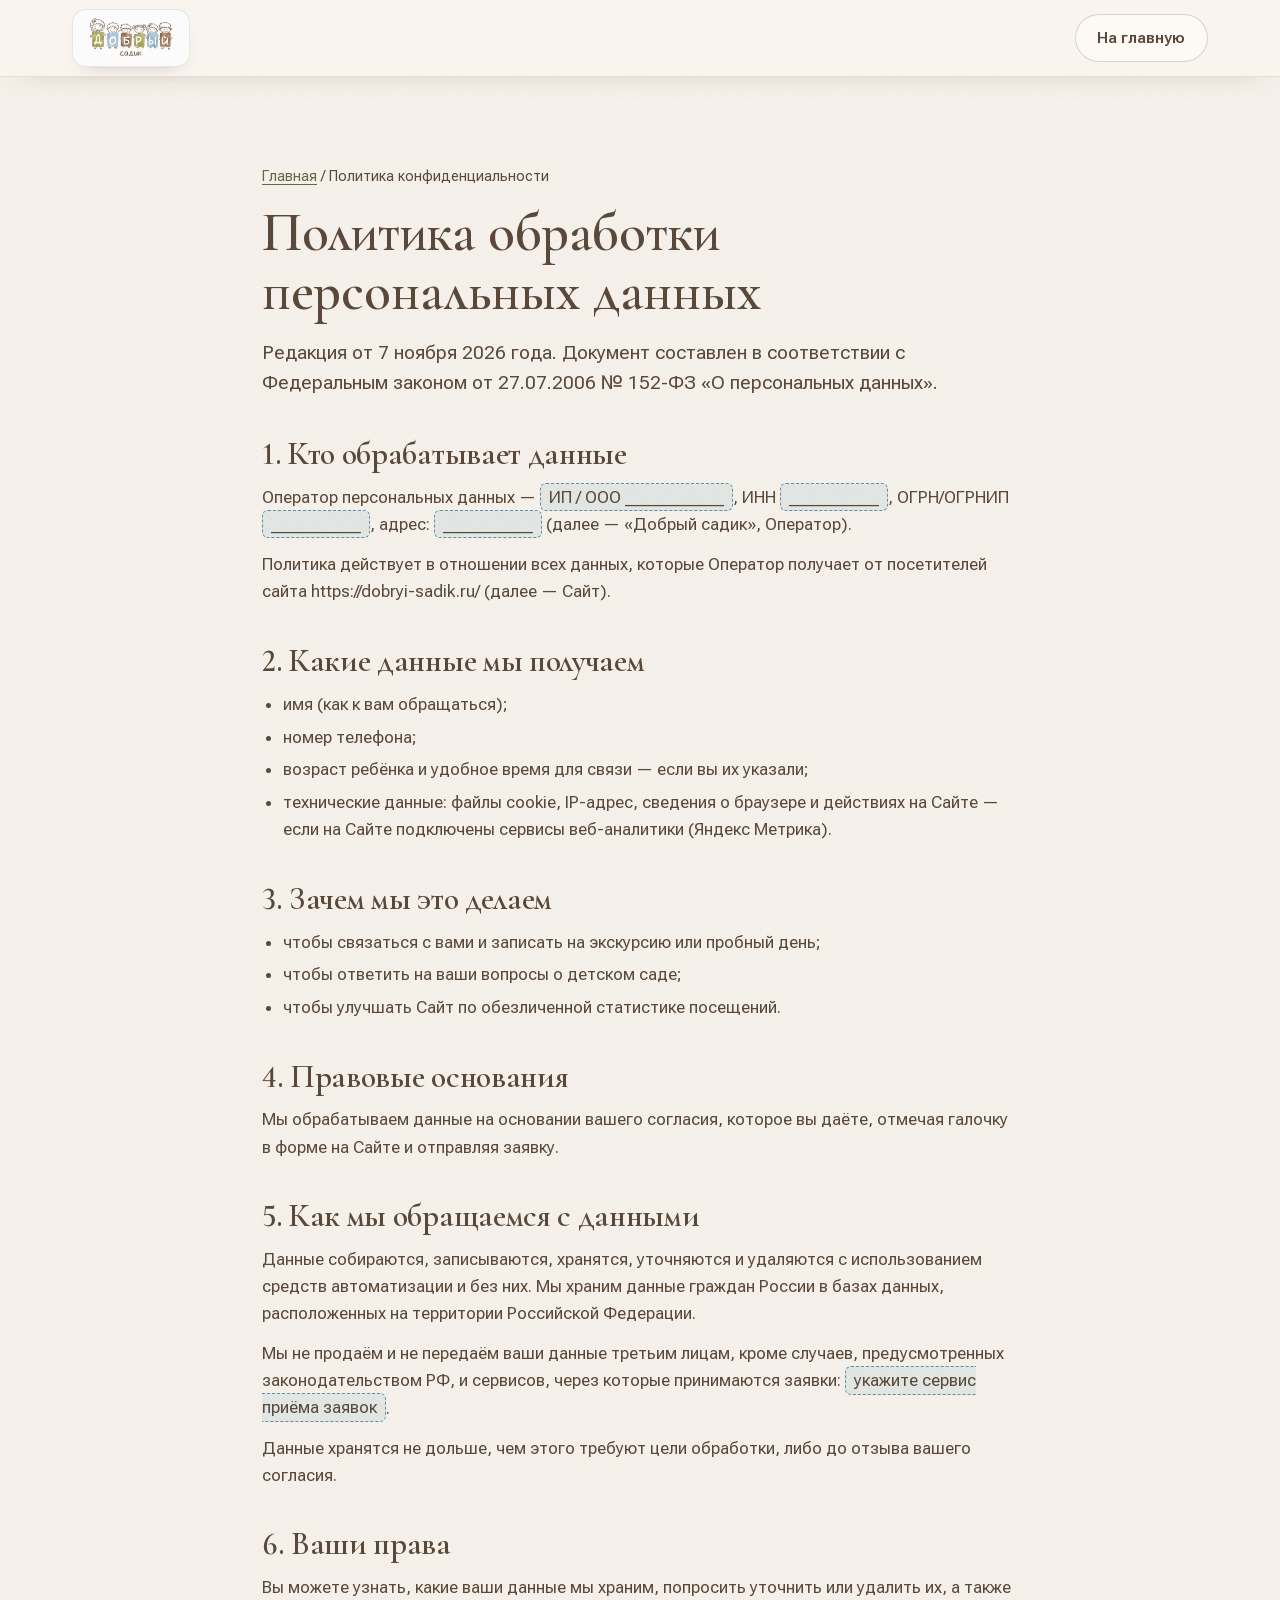
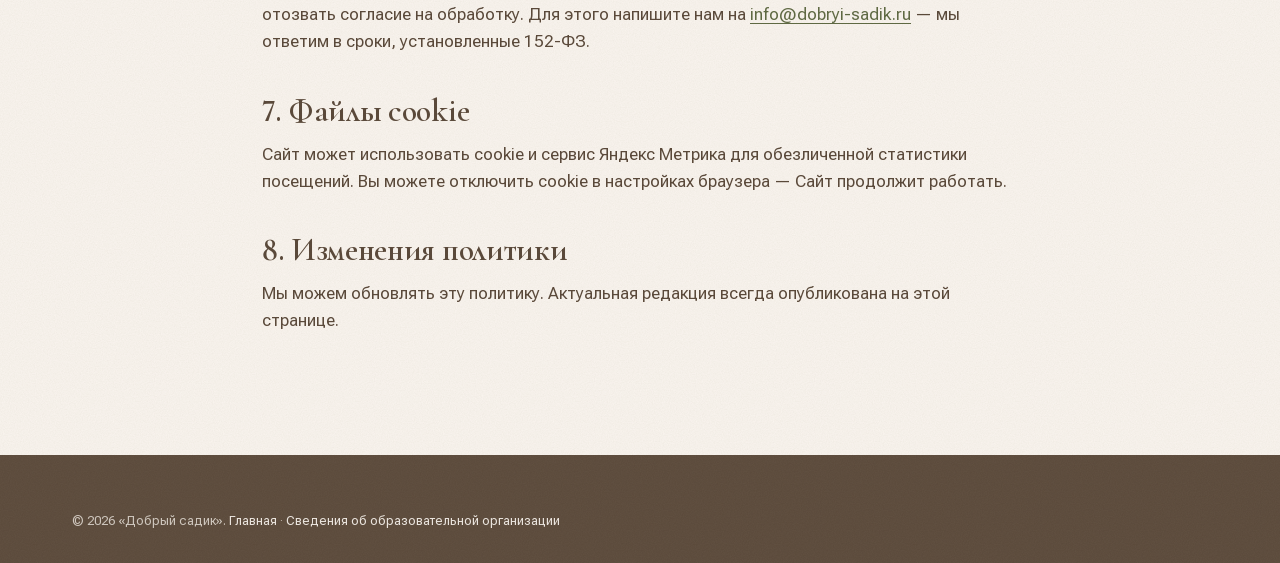
<file: politika.html>
<!doctype html>
<html lang="ru">
<head>
<meta charset="utf-8">
<meta name="viewport" content="width=device-width, initial-scale=1, viewport-fit=cover">
<title>Политика конфиденциальности — «Добрый садик»</title>
<meta name="description" content="Политика обработки персональных данных детского сада «Добрый садик» (Иркутск, Николов Посад) в соответствии с 152-ФЗ.">
<link rel="canonical" href="https://dobryi-sadik.ru/politika.html">
<meta name="theme-color" content="#FAF5EF">
<link rel="icon" href="favicon.ico" sizes="48x48">
<link rel="apple-touch-icon" href="apple-touch-icon.png">
<link rel="stylesheet" href="css/fonts.css">
<link rel="stylesheet" href="css/styles.css">
</head>
<body>
<header class="header is-scrolled">
  <div class="container header-inner">
    <a class="brand" href="./" aria-label="«Добрый садик» — на главную"><img src="img/logo-360.jpg" width="360" height="184" alt="Добрый садик"></a>
    <a class="btn btn-ghost" href="./" style="margin-left:auto">На главную</a>
  </div>
</header>

<main class="page">
  <div class="container page-inner">
    <p class="breadcrumbs"><a href="./">Главная</a> / Политика конфиденциальности</p>
    <h1>Политика обработки персональных данных</h1>
    <p class="lead">Редакция от 7 ноября 2026 года. Документ составлен в соответствии с Федеральным законом от 27.07.2006 № 152-ФЗ «О персональных данных».</p>

    <!-- ЗАМЕНИТЬ: реквизиты оператора. Перед публикацией текст стоит показать юристу. -->
    <h2>1. Кто обрабатывает данные</h2>
    <p>Оператор персональных данных — <span class="todo">ИП / ООО ___________</span>, ИНН <span class="todo">__________</span>, ОГРН/ОГРНИП <span class="todo">__________</span>, адрес: <span class="todo">__________</span> (далее — «Добрый садик», Оператор).</p>
    <p>Политика действует в отношении всех данных, которые Оператор получает от посетителей сайта https://dobryi-sadik.ru/ (далее — Сайт).</p>

    <h2>2. Какие данные мы получаем</h2>
    <ul>
      <li>имя (как к вам обращаться);</li>
      <li>номер телефона;</li>
      <li>возраст ребёнка и удобное время для связи — если вы их указали;</li>
      <li>технические данные: файлы cookie, IP-адрес, сведения о браузере и действиях на Сайте — если на Сайте подключены сервисы веб-аналитики (Яндекс Метрика).</li>
    </ul>

    <h2>3. Зачем мы это делаем</h2>
    <ul>
      <li>чтобы связаться с вами и записать на экскурсию или пробный день;</li>
      <li>чтобы ответить на ваши вопросы о детском саде;</li>
      <li>чтобы улучшать Сайт по обезличенной статистике посещений.</li>
    </ul>

    <h2>4. Правовые основания</h2>
    <p>Мы обрабатываем данные на основании вашего согласия, которое вы даёте, отмечая галочку в форме на Сайте и отправляя заявку.</p>

    <h2>5. Как мы обращаемся с данными</h2>
    <p>Данные собираются, записываются, хранятся, уточняются и удаляются с использованием средств автоматизации и без них. Мы храним данные граждан России в базах данных, расположенных на территории Российской Федерации.</p>
    <p>Мы не продаём и не передаём ваши данные третьим лицам, кроме случаев, предусмотренных законодательством РФ, и сервисов, через которые принимаются заявки: <span class="todo">укажите сервис приёма заявок</span>.</p>
    <p>Данные хранятся не дольше, чем этого требуют цели обработки, либо до отзыва вашего согласия.</p>

    <h2>6. Ваши права</h2>
    <p>Вы можете узнать, какие ваши данные мы храним, попросить уточнить или удалить их, а также отозвать согласие на обработку. Для этого напишите нам на <a href="mailto:info@dobryi-sadik.ru">info@dobryi-sadik.ru</a> — мы ответим в сроки, установленные 152-ФЗ.</p>

    <h2>7. Файлы cookie</h2>
    <p>Сайт может использовать cookie и сервис Яндекс Метрика для обезличенной статистики посещений. Вы можете отключить cookie в настройках браузера — Сайт продолжит работать.</p>

    <h2>8. Изменения политики</h2>
    <p>Мы можем обновлять эту политику. Актуальная редакция всегда опубликована на этой странице.</p>
  </div>
</main>

<footer class="footer">
  <div class="container footer-legal" style="margin-top:0;border-top:0;padding-top:0">
    <p>© <span data-year>2026</span> «Добрый садик». <a href="./">Главная</a> · <a href="svedeniya.html">Сведения об образовательной организации</a></p>
  </div>
</footer>
<script>document.querySelectorAll('[data-year]').forEach(function (e) { e.textContent = new Date().getFullYear(); });</script>
</body>
</html>
</file>
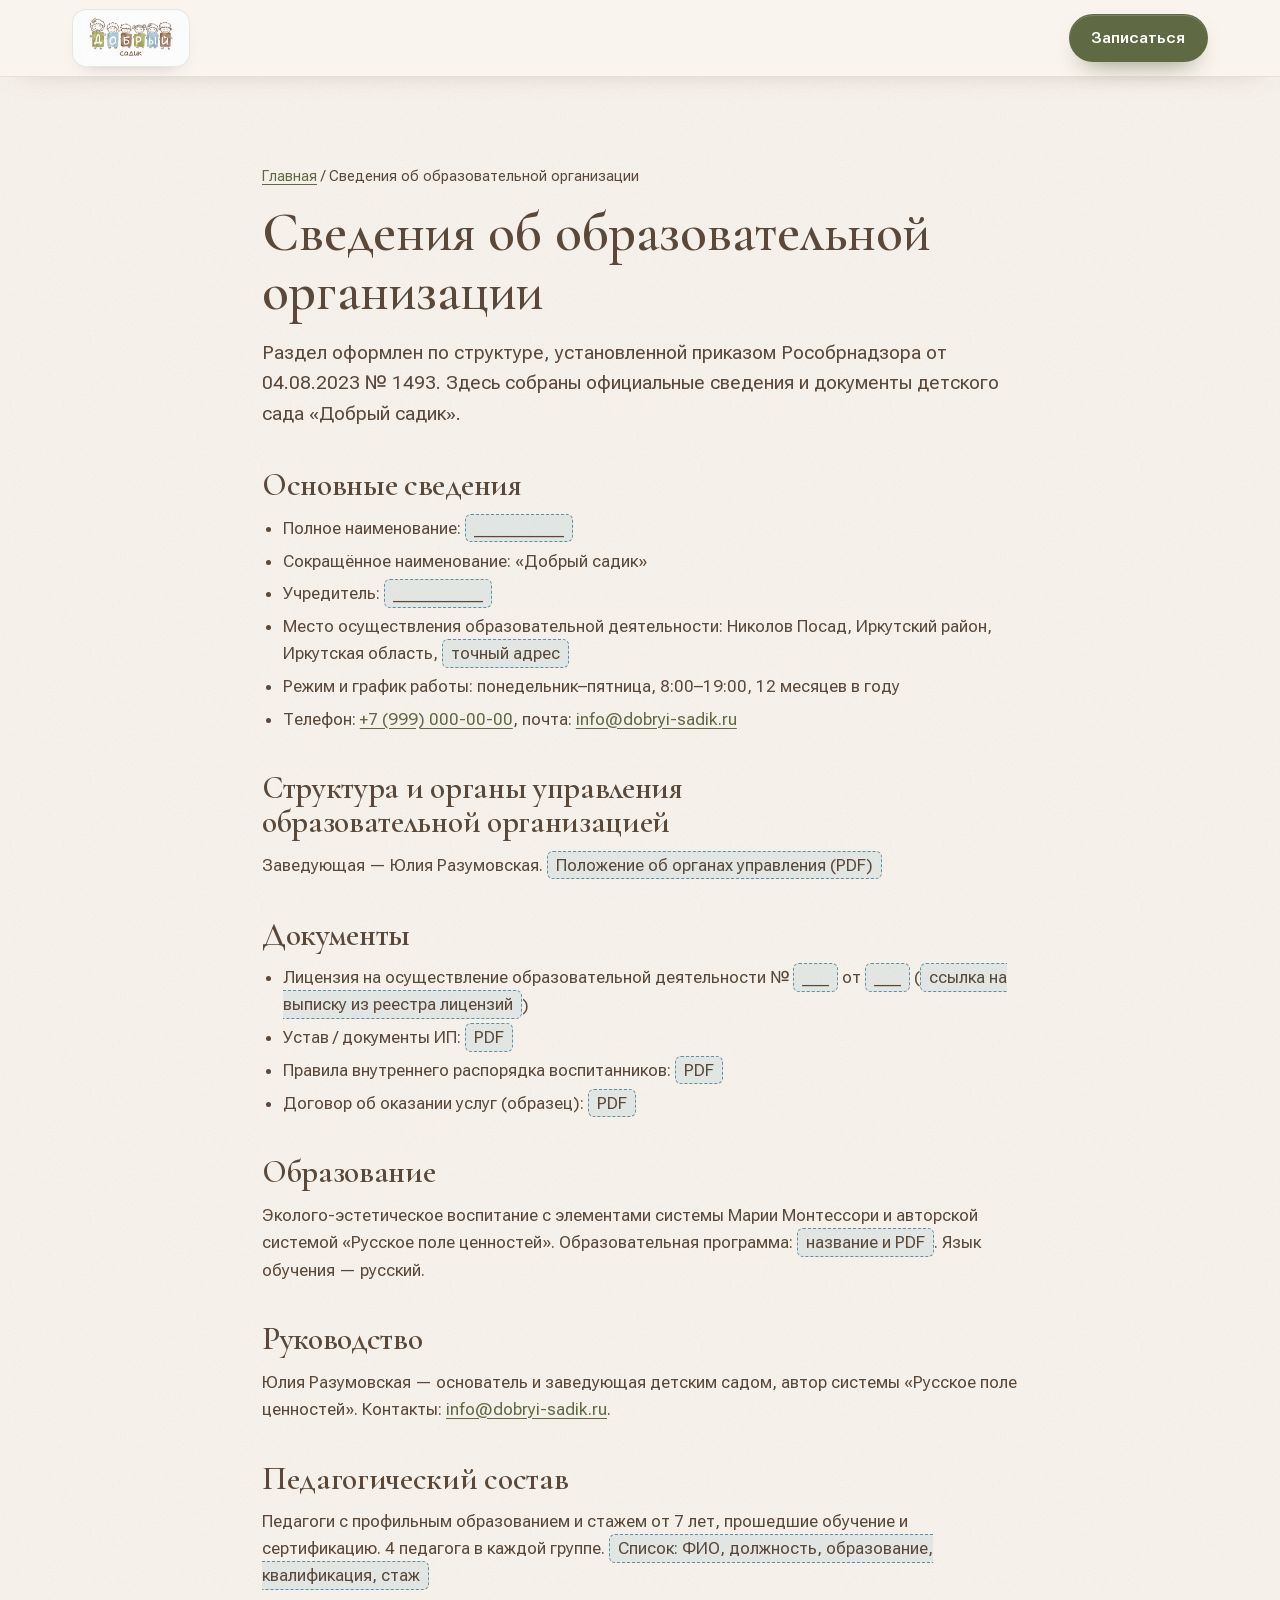
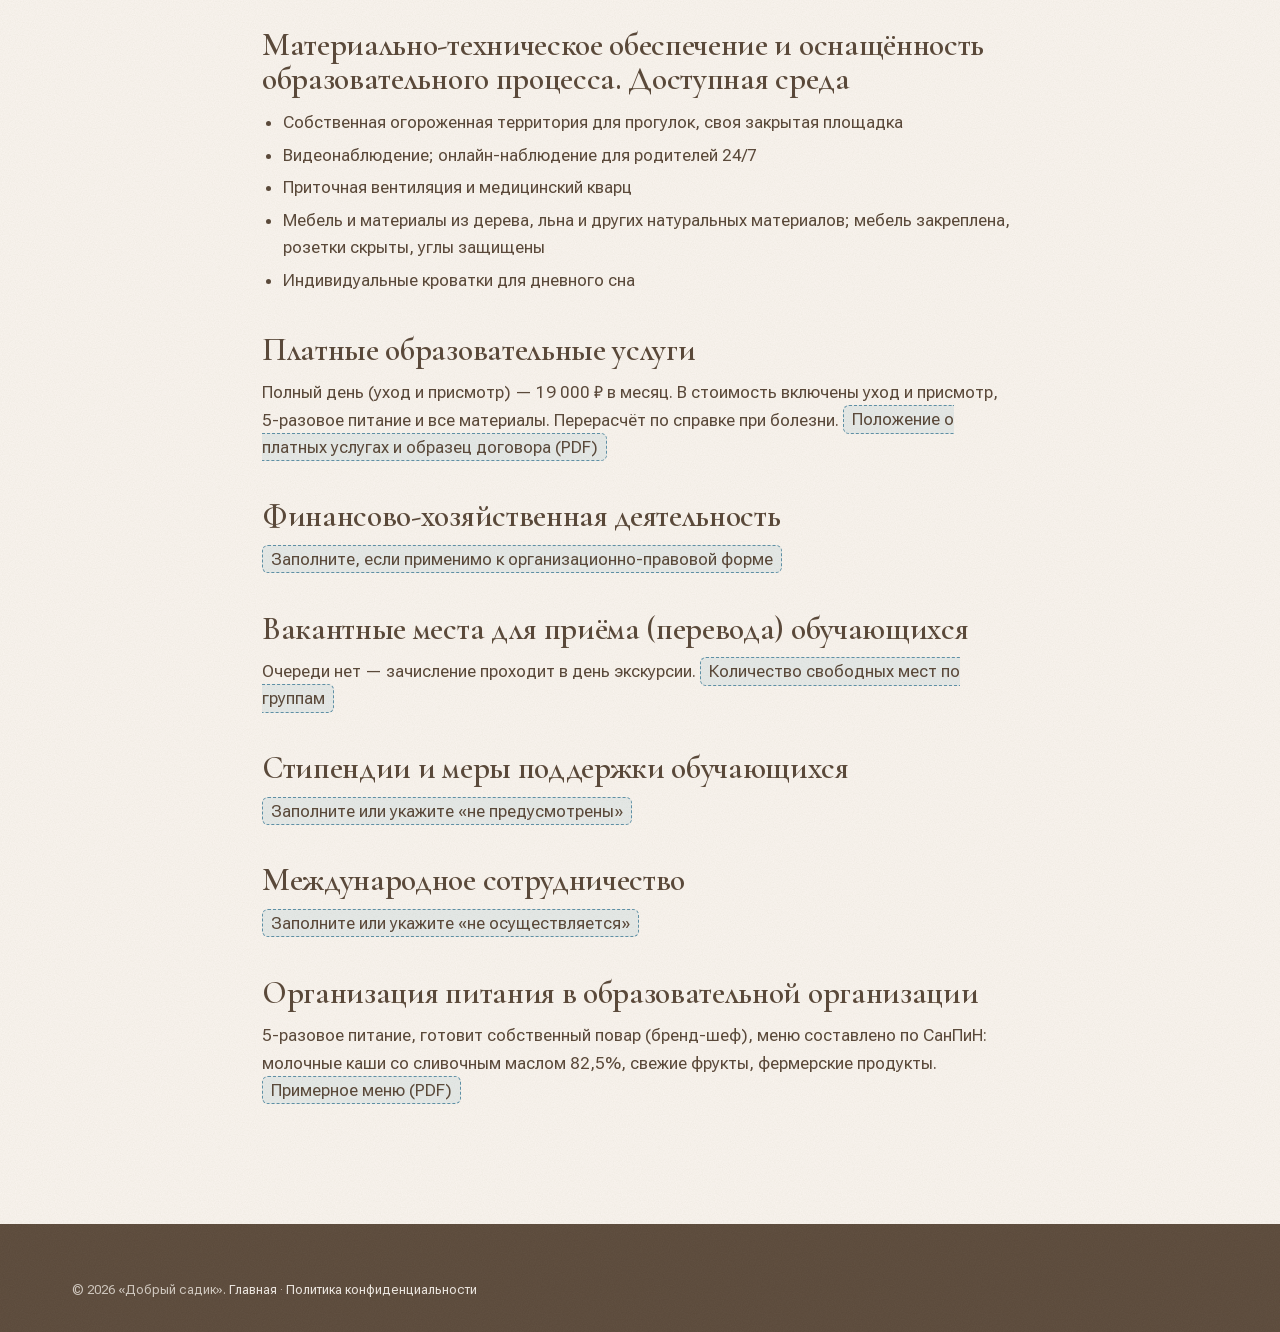
<file: svedeniya.html>
<!doctype html>
<html lang="ru">
<head>
<meta charset="utf-8">
<meta name="viewport" content="width=device-width, initial-scale=1, viewport-fit=cover">
<title>Сведения об образовательной организации — «Добрый садик», Иркутск</title>
<meta name="description" content="Официальные сведения о детском саде «Добрый садик» (Николов Посад, Иркутский район): лицензия, руководство, педагоги, питание, платные услуги, материально-техническое обеспечение.">
<link rel="canonical" href="https://dobryi-sadik.ru/svedeniya.html">
<meta name="theme-color" content="#FAF5EF">
<link rel="icon" href="favicon.ico" sizes="48x48">
<link rel="apple-touch-icon" href="apple-touch-icon.png">
<link rel="stylesheet" href="css/fonts.css">
<link rel="stylesheet" href="css/styles.css">
<script type="application/ld+json">
{
  "@context": "https://schema.org",
  "@type": "BreadcrumbList",
  "itemListElement": [
    { "@type": "ListItem", "position": 1, "name": "Главная", "item": "https://dobryi-sadik.ru/" },
    { "@type": "ListItem", "position": 2, "name": "Сведения об образовательной организации", "item": "https://dobryi-sadik.ru/svedeniya.html" }
  ]
}
</script>
</head>
<body>
<header class="header is-scrolled">
  <div class="container header-inner">
    <a class="brand" href="./" aria-label="«Добрый садик» — на главную"><img src="img/logo-360.jpg" width="360" height="184" alt="Добрый садик"></a>
    <a class="btn btn-primary" href="./#zapis" style="margin-left:auto">Записаться</a>
  </div>
</header>

<main class="page">
  <div class="container page-inner">
    <p class="breadcrumbs"><a href="./">Главная</a> / Сведения об образовательной организации</p>
    <h1>Сведения об образовательной организации</h1>
    <p class="lead">Раздел оформлен по структуре, установленной приказом Рособрнадзора от 04.08.2023 № 1493. Здесь собраны официальные сведения и документы детского сада «Добрый садик».</p>
    <!-- ЗАМЕНИТЬ: все поля с подсветкой — заполните реквизитами и прикрепите сканы документов (PDF) перед запуском сайта -->

    <h2>Основные сведения</h2>
    <ul>
      <li>Полное наименование: <span class="todo">__________</span></li>
      <li>Сокращённое наименование: «Добрый садик»</li>
      <li>Учредитель: <span class="todo">__________</span></li>
      <li>Место осуществления образовательной деятельности: Николов Посад, Иркутский район, Иркутская область, <span class="todo">точный адрес</span></li>
      <li>Режим и график работы: понедельник–пятница, 8:00–19:00, 12 месяцев в году</li>
      <li>Телефон: <a href="tel:+79990000000">+7 (999) 000-00-00</a>, почта: <a href="mailto:info@dobryi-sadik.ru">info@dobryi-sadik.ru</a></li>
    </ul>

    <h2>Структура и органы управления образовательной организацией</h2>
    <p>Заведующая — Юлия Разумовская. <span class="todo">Положение об органах управления (PDF)</span></p>

    <h2>Документы</h2>
    <ul>
      <li>Лицензия на осуществление образовательной деятельности № <span class="todo">___</span> от <span class="todo">___</span> (<span class="todo">ссылка на выписку из реестра лицензий</span>)</li>
      <li>Устав / документы ИП: <span class="todo">PDF</span></li>
      <li>Правила внутреннего распорядка воспитанников: <span class="todo">PDF</span></li>
      <li>Договор об оказании услуг (образец): <span class="todo">PDF</span></li>
    </ul>

    <h2>Образование</h2>
    <p>Эколого-эстетическое воспитание с элементами системы Марии Монтессори и авторской системой «Русское поле ценностей». Образовательная программа: <span class="todo">название и PDF</span>. Язык обучения — русский.</p>

    <h2>Руководство</h2>
    <p>Юлия Разумовская — основатель и заведующая детским садом, автор системы «Русское поле ценностей». Контакты: <a href="mailto:info@dobryi-sadik.ru">info@dobryi-sadik.ru</a>.</p>

    <h2>Педагогический состав</h2>
    <p>Педагоги с профильным образованием и стажем от 7 лет, прошедшие обучение и сертификацию. 4 педагога в каждой группе. <span class="todo">Список: ФИО, должность, образование, квалификация, стаж</span></p>

    <h2>Материально-техническое обеспечение и оснащённость образовательного процесса. Доступная среда</h2>
    <ul>
      <li>Собственная огороженная территория для прогулок, своя закрытая площадка</li>
      <li>Видеонаблюдение; онлайн-наблюдение для родителей 24/7</li>
      <li>Приточная вентиляция и медицинский кварц</li>
      <li>Мебель и материалы из дерева, льна и других натуральных материалов; мебель закреплена, розетки скрыты, углы защищены</li>
      <li>Индивидуальные кроватки для дневного сна</li>
    </ul>

    <h2>Платные образовательные услуги</h2>
    <p>Полный день (уход и присмотр) — 19&nbsp;000&nbsp;₽ в месяц. В стоимость включены уход и присмотр, 5-разовое питание и все материалы. Перерасчёт по справке при болезни. <span class="todo">Положение о платных услугах и образец договора (PDF)</span></p>

    <h2>Финансово-хозяйственная деятельность</h2>
    <p><span class="todo">Заполните, если применимо к организационно-правовой форме</span></p>

    <h2>Вакантные места для приёма (перевода) обучающихся</h2>
    <p>Очереди нет — зачисление проходит в день экскурсии. <span class="todo">Количество свободных мест по группам</span></p>

    <h2>Стипендии и меры поддержки обучающихся</h2>
    <p><span class="todo">Заполните или укажите «не предусмотрены»</span></p>

    <h2>Международное сотрудничество</h2>
    <p><span class="todo">Заполните или укажите «не осуществляется»</span></p>

    <h2>Организация питания в образовательной организации</h2>
    <p>5-разовое питание, готовит собственный повар (бренд-шеф), меню составлено по СанПиН: молочные каши со сливочным маслом 82,5%, свежие фрукты, фермерские продукты. <span class="todo">Примерное меню (PDF)</span></p>
  </div>
</main>

<footer class="footer">
  <div class="container footer-legal" style="margin-top:0;border-top:0;padding-top:0">
    <p>© <span data-year>2026</span> «Добрый садик». <a href="./">Главная</a> · <a href="politika.html">Политика конфиденциальности</a></p>
  </div>
</footer>
<script>document.querySelectorAll('[data-year]').forEach(function (e) { e.textContent = new Date().getFullYear(); });</script>
</body>
</html>
</file>
<file: css/fonts.css>
/* cyrillic */
@font-face {
  font-family: 'Cormorant Garamond';
  font-style: italic;
  font-weight: 500 600;
  font-display: swap;
  src: url(../fonts/cormorant-garamond-italic-cyrillic.woff2) format('woff2');
  unicode-range: U+0301, U+0400-045F, U+0490-0491, U+04B0-04B1, U+2116;
}

/* latin */
@font-face {
  font-family: 'Cormorant Garamond';
  font-style: italic;
  font-weight: 500 600;
  font-display: swap;
  src: url(../fonts/cormorant-garamond-italic-latin.woff2) format('woff2');
  unicode-range: U+0000-00FF, U+0131, U+0152-0153, U+02BB-02BC, U+02C6, U+02DA, U+02DC, U+0304, U+0308, U+0329, U+2000-206F, U+20AC, U+2122, U+2191, U+2193, U+2212, U+2215, U+FEFF, U+FFFD;
}

/* cyrillic */
@font-face {
  font-family: 'Cormorant Garamond';
  font-style: normal;
  font-weight: 500 700;
  font-display: swap;
  src: url(../fonts/cormorant-garamond-normal-cyrillic.woff2) format('woff2');
  unicode-range: U+0301, U+0400-045F, U+0490-0491, U+04B0-04B1, U+2116;
}

/* latin */
@font-face {
  font-family: 'Cormorant Garamond';
  font-style: normal;
  font-weight: 500 700;
  font-display: swap;
  src: url(../fonts/cormorant-garamond-normal-latin.woff2) format('woff2');
  unicode-range: U+0000-00FF, U+0131, U+0152-0153, U+02BB-02BC, U+02C6, U+02DA, U+02DC, U+0304, U+0308, U+0329, U+2000-206F, U+20AC, U+2122, U+2191, U+2193, U+2212, U+2215, U+FEFF, U+FFFD;
}

/* cyrillic */
@font-face {
  font-family: 'Marck Script';
  font-style: normal;
  font-weight: 400;
  font-display: swap;
  src: url(../fonts/marck-script-normal-cyrillic.woff2) format('woff2');
  unicode-range: U+0301, U+0400-045F, U+0490-0491, U+04B0-04B1, U+2116;
}

/* latin */
@font-face {
  font-family: 'Marck Script';
  font-style: normal;
  font-weight: 400;
  font-display: swap;
  src: url(../fonts/marck-script-normal-latin.woff2) format('woff2');
  unicode-range: U+0000-00FF, U+0131, U+0152-0153, U+02BB-02BC, U+02C6, U+02DA, U+02DC, U+0304, U+0308, U+0329, U+2000-206F, U+20AC, U+2122, U+2191, U+2193, U+2212, U+2215, U+FEFF, U+FFFD;
}

/* cyrillic */
@font-face {
  font-family: 'Roboto Flex';
  font-style: normal;
  font-weight: 300 700;
  font-stretch: 100%;
  font-display: swap;
  src: url(../fonts/roboto-flex-normal-cyrillic.woff2) format('woff2');
  unicode-range: U+0301, U+0400-045F, U+0490-0491, U+04B0-04B1, U+2116;
}

/* latin */
@font-face {
  font-family: 'Roboto Flex';
  font-style: normal;
  font-weight: 300 700;
  font-stretch: 100%;
  font-display: swap;
  src: url(../fonts/roboto-flex-normal-latin.woff2) format('woff2');
  unicode-range: U+0000-00FF, U+0131, U+0152-0153, U+02BB-02BC, U+02C6, U+02DA, U+02DC, U+0304, U+0308, U+0329, U+2000-206F, U+20AC, U+2122, U+2191, U+2193, U+2212, U+2215, U+FEFF, U+FFFD;
}

/* знак рубля ₽ (latin-ext, грузится только при наличии символа) */
@font-face {
  font-family: 'Cormorant Garamond';
  font-style: normal;
  font-weight: 500 700;
  font-display: swap;
  src: url(../fonts/cormorant-garamond-rub.woff2) format('woff2');
  unicode-range: U+20BD;
}
@font-face {
  font-family: 'Roboto Flex';
  font-style: normal;
  font-weight: 300 700;
  font-display: swap;
  src: url(../fonts/roboto-flex-rub.woff2) format('woff2');
  unicode-range: U+20BD;
}
</file>
<file: css/styles.css>
/* =========================================================
   «Добрый садик» — стили
   Палитра: Мшистый #7C875B · Древесный #5A493A ·
            Небесно-речной #7EAEC2 · Льняной фон #FAF5EF
   ========================================================= */

:root {
  --moss: #7C875B;
  --moss-deep: #5F6943;      /* тот же мох, темнее — для кнопок и мелкого текста (контраст AA) */
  --moss-light: #A9B28A;
  --wood: #5A493A;
  --wood-light: #9C8670;
  --sky: #7EAEC2;
  --sky-deep: #5E8FA4;
  --linen: #FAF5EF;
  --linen-2: #F3EADF;
  --paper: #FFFDF9;
  --terracotta: #8C4A32;

  --text: var(--wood);
  --muted: #75655A;
  --line: rgba(90, 73, 58, .12);
  --line-strong: rgba(90, 73, 58, .22);

  --f-display: 'Cormorant Garamond', 'Cormorant', Georgia, 'Times New Roman', serif;
  --f-script: 'Marck Script', 'Segoe Script', cursive;
  --f-body: 'Roboto Flex', system-ui, -apple-system, 'Segoe UI', Roboto, Arial, sans-serif;

  --r-sm: 14px;
  --r-md: 20px;
  --r-lg: 28px;
  --shadow: 0 1px 0 rgba(90, 73, 58, .04), 0 22px 44px -28px rgba(90, 73, 58, .32);
  --shadow-lift: 0 1px 0 rgba(90, 73, 58, .05), 0 30px 60px -30px rgba(90, 73, 58, .42);
  --header-h: 76px;

  --grain: url("data:image/svg+xml;utf8,<svg xmlns='http://www.w3.org/2000/svg' width='220' height='220'><filter id='n'><feTurbulence type='fractalNoise' baseFrequency='.85' numOctaves='3' stitchTiles='stitch'/><feColorMatrix values='0 0 0 0 .35 0 0 0 0 .28 0 0 0 0 .22 .11 0 0 0 0'/></filter><rect width='100%' height='100%' filter='url(%23n)'/></svg>");
}

/* ---------- База ---------- */
*, *::before, *::after { box-sizing: border-box; }
html { -webkit-text-size-adjust: 100%; scroll-padding-top: calc(var(--header-h) + 16px); }
@media (prefers-reduced-motion: no-preference) { html { scroll-behavior: smooth; } }

body {
  margin: 0;
  font-family: var(--f-body);
  font-size: clamp(1rem, .97rem + .15vw, 1.0625rem);
  line-height: 1.6;
  color: var(--text);
  background: var(--linen) var(--grain);
  -webkit-font-smoothing: antialiased;
  text-rendering: optimizeLegibility;
  font-variant-numeric: lining-nums;
  overflow-x: hidden;
}
img { max-width: 100%; height: auto; display: block; }
h1, h2, h3, p, figure, blockquote, dl, dd { margin: 0; }
ul, ol { margin: 0; padding: 0; list-style: none; }
a { color: var(--moss-deep); text-underline-offset: .18em; }
button, input, select, textarea { font: inherit; color: inherit; }
::selection { background: rgba(126, 174, 194, .35); }
:focus-visible { outline: 3px solid var(--sky-deep); outline-offset: 3px; border-radius: 6px; }

.sprite { position: absolute; width: 0; height: 0; overflow: hidden; }
.ic {
  width: 1.25em; height: 1.25em; flex: none;
  fill: none; stroke: currentColor; stroke-width: 1.6; stroke-linecap: round; stroke-linejoin: round;
}
.flip { transform: scaleX(-1); }
.nowrap { white-space: nowrap; }
.container { width: 100%; max-width: 1200px; margin-inline: auto; padding-inline: clamp(16px, 4vw, 32px); }

.skip-link {
  position: absolute; left: 1rem; top: -100px; z-index: 100;
  background: var(--moss-deep); color: var(--paper); padding: .7rem 1rem; border-radius: 10px;
}
.skip-link:focus { top: 1rem; }

/* ---------- Типографика ---------- */
h2 {
  font-family: var(--f-display);
  font-weight: 600;
  font-size: clamp(2.05rem, 1.35rem + 2.7vw, 3.4rem);
  line-height: 1.06;
  letter-spacing: -.01em;
  color: var(--wood);
  text-wrap: balance;
}
h2 em, h3 em { font-style: italic; font-weight: 500; color: var(--moss-deep); }
h3 { font-family: var(--f-display); font-weight: 600; color: var(--wood); line-height: 1.15; }

.kicker {
  display: inline-flex; align-items: center; gap: .45rem;
  font-family: var(--f-script);
  font-size: clamp(1.3rem, 1.1rem + .6vw, 1.6rem);
  line-height: 1.2;
  color: var(--moss);
  margin-bottom: .55rem;
}
.kicker .ic { width: 1.05rem; height: 1.05rem; color: var(--moss); }
.lead { font-size: clamp(1.05rem, 1rem + .3vw, 1.2rem); line-height: 1.6; margin-top: 1rem; color: var(--text); }
.note {
  font-size: .9rem; color: var(--muted); margin-top: 1.25rem; max-width: 72ch;
  padding-left: 1rem; border-left: 2px solid rgba(124, 135, 91, .35);
}

/* ---------- Кнопки ---------- */
.btn {
  display: inline-flex; align-items: center; justify-content: center; gap: .55rem;
  padding: .85rem 1.35rem; border-radius: 999px; border: 1px solid transparent;
  font-family: var(--f-body); font-weight: 600; font-size: .98rem; line-height: 1.2;
  text-decoration: none; cursor: pointer; white-space: nowrap;
  transition: transform .2s ease, background-color .2s ease, box-shadow .2s ease, border-color .2s ease, color .2s ease;
}
.btn .ic { width: 1.1em; height: 1.1em; transition: transform .2s ease; }
.btn:hover .ic { transform: translateX(3px); }
.btn-primary {
  background: var(--moss-deep); color: var(--paper);
  box-shadow: 0 12px 26px -14px rgba(95, 105, 67, .9), inset 0 1px 0 rgba(255, 255, 255, .16);
}
.btn-primary:hover { background: #535C3A; transform: translateY(-1px); }
.btn-ghost { background: rgba(255, 253, 249, .55); color: var(--wood); border-color: var(--line-strong); }
.btn-ghost:hover { background: var(--paper); border-color: var(--wood); }
.btn-lg { padding: 1.05rem 1.7rem; font-size: 1.03rem; }
.btn-block { width: 100%; }

.round-btn {
  width: 48px; height: 48px; border-radius: 50%; display: grid; place-items: center;
  background: var(--paper); border: 1px solid var(--line-strong); color: var(--wood); cursor: pointer;
  transition: background .2s, color .2s;
}
.round-btn:hover { background: var(--moss-deep); color: var(--paper); }

/* ---------- Шапка ---------- */
.header {
  position: sticky; top: 0; z-index: 50;
  background: rgba(250, 245, 239, .84);
  -webkit-backdrop-filter: blur(14px) saturate(1.2);
  backdrop-filter: blur(14px) saturate(1.2);
  border-bottom: 1px solid transparent;
  transition: border-color .3s, box-shadow .3s;
}
.header.is-scrolled { border-color: var(--line); box-shadow: 0 10px 30px -24px rgba(90, 73, 58, .5); }
.header-inner { display: flex; align-items: center; gap: 1.25rem; height: var(--header-h); }
.brand {
  flex: none; display: block; padding: 3px 9px; border-radius: 14px;
  background: #FAFBFB; border: 1px solid var(--line); box-shadow: 0 8px 18px -14px rgba(90, 73, 58, .55);
}
.brand img { height: 50px; width: auto; }
.nav { flex: 1; display: flex; align-items: center; justify-content: center; }
.nav ul { display: flex; gap: clamp(.9rem, 1.6vw, 1.6rem); }
.nav a:not(.btn) {
  position: relative; display: block; padding: .4rem 0;
  color: var(--wood); text-decoration: none; font-weight: 500; font-size: .95rem;
}
.nav a:not(.btn)::after {
  content: ""; position: absolute; left: 0; right: 0; bottom: .1rem; height: 2px; border-radius: 2px;
  background: var(--moss); transform: scaleX(0); transform-origin: left; transition: transform .25s ease;
}
.nav a:not(.btn):hover::after, .nav a.is-current::after { transform: scaleX(1); }
.nav-cta { display: none; }
.header-phone {
  display: inline-flex; align-items: center; gap: .45rem; flex: none;
  color: var(--wood); font-weight: 600; text-decoration: none; font-size: .98rem;
}
.header-phone .ic { color: var(--moss-deep); }
.header-cta { flex: none; padding: .7rem 1.15rem; }
.burger {
  display: none; width: 46px; height: 46px; place-items: center; flex: none;
  border-radius: 50%; border: 1px solid var(--line-strong); background: var(--paper); color: var(--wood); cursor: pointer;
}
.burger .ic { width: 22px; height: 22px; }
.burger .ic-close { display: none; }
.burger[aria-expanded="true"] .ic-open { display: none; }
.burger[aria-expanded="true"] .ic-close { display: block; }

@media (max-width: 1240px) { .header-phone { display: none; } }
@media (max-width: 1080px) {
  .burger { display: grid; }
  .header-cta { margin-left: auto; }
  .nav {
    position: absolute; top: 100%; left: 0; right: 0;
    flex-direction: column; align-items: stretch;
    max-height: calc(100dvh - var(--header-h)); overflow-y: auto;
    padding: .5rem clamp(16px, 4vw, 32px) 1.75rem;
    background: var(--linen); border-bottom: 1px solid var(--line);
    box-shadow: 0 30px 40px -30px rgba(90, 73, 58, .45);
    opacity: 0; visibility: hidden; transform: translateY(-8px);
    transition: opacity .25s ease, transform .25s ease, visibility .25s;
  }
  .nav.is-open { opacity: 1; visibility: visible; transform: none; }
  .nav ul { flex-direction: column; gap: 0; }
  .nav a:not(.btn) { padding: .95rem .2rem; font-size: 1.12rem; border-bottom: 1px solid var(--line); }
  .nav a:not(.btn)::after { display: none; }
  .nav-cta { display: inline-flex; margin-top: 1.25rem; padding-block: 1rem; }
}
@media (max-width: 560px) {
  :root { --header-h: 66px; }
  .brand img { height: 42px; }
  .header-cta { display: none; }
  .burger { margin-left: auto; }
}

/* ---------- Hero ---------- */
.hero { position: relative; padding-block: clamp(2.25rem, 5vw, 4.5rem) clamp(3rem, 6vw, 5rem); overflow: clip; }
.wash { position: absolute; border-radius: 50%; pointer-events: none; z-index: 0; }
.wash-sky { width: 760px; height: 620px; top: -220px; right: -180px; background: radial-gradient(closest-side, rgba(126, 174, 194, .34), rgba(126, 174, 194, 0)); }
.wash-moss { width: 640px; height: 560px; bottom: -140px; left: -220px; background: radial-gradient(closest-side, rgba(124, 135, 91, .2), rgba(124, 135, 91, 0)); }
.hero > .container { position: relative; z-index: 1; }
.hero-grid { display: grid; grid-template-columns: 1.08fr .92fr; gap: clamp(2rem, 4vw, 4rem); align-items: center; }

#hero-title { font-family: var(--f-display); color: var(--wood); }
.h1-main {
  display: block; font-weight: 600;
  font-size: clamp(2.9rem, 1.5rem + 5.4vw, 5.5rem);
  line-height: .98; letter-spacing: -.02em;
}
.h1-sub {
  display: block; margin-top: 1rem; max-width: 30ch;
  font-style: italic; font-weight: 500;
  font-size: clamp(1.3rem, 1rem + 1.1vw, 1.85rem);
  line-height: 1.25; color: var(--moss-deep); text-wrap: balance;
}
.hero-lead {
  margin-top: 1.4rem; max-width: 56ch;
  font-family: var(--f-body); font-weight: 400;
  font-size: clamp(1rem, .95rem + .3vw, 1.15rem); line-height: 1.6; letter-spacing: 0;
  color: var(--muted);
}
.hero-actions { display: flex; flex-wrap: wrap; gap: .8rem; margin-top: 2rem; }
.hero-note {
  display: inline-flex; align-items: center; gap: .7rem; margin-top: 1.25rem;
  padding: .75rem 1.05rem; border-radius: var(--r-sm);
  background: rgba(255, 253, 249, .75); border: 1px dashed rgba(124, 135, 91, .55);
  font-size: .93rem; line-height: 1.4;
}
.live-dot {
  width: 10px; height: 10px; flex: none; border-radius: 50%; background: var(--moss);
  box-shadow: 0 0 0 0 rgba(124, 135, 91, .55); animation: pulse 2.2s infinite;
}
@keyframes pulse { 70% { box-shadow: 0 0 0 10px rgba(124, 135, 91, 0); } 100% { box-shadow: 0 0 0 0 rgba(124, 135, 91, 0); } }

.hero-art { position: relative; width: 100%; max-width: 500px; justify-self: center; }
.arch {
  position: relative; aspect-ratio: 4 / 4.7; overflow: hidden;
  display: flex; flex-direction: column; justify-content: flex-end; align-items: center;
  border-radius: 999px 999px var(--r-lg) var(--r-lg);
  /* нижняя часть арки — точно в цвет бумаги логотипа (#FAFBFB), чтобы логотип «растворялся» без швов */
  background: linear-gradient(180deg, #C9D9DE 0%, #E2EBEC 30%, #F4F7F6 46%, #FAFBFB 56%);
  border: 1px solid var(--line);
  box-shadow: var(--shadow-lift), inset 0 0 0 10px rgba(255, 253, 249, .5);
}
.arch-sun {
  position: absolute; top: 12%; left: 50%; width: 32%; aspect-ratio: 1; transform: translateX(-50%);
  border-radius: 50%; background: radial-gradient(circle, #FFFDF7 0 36%, rgba(255, 253, 247, 0) 70%);
}
.hero-logo {
  position: relative; z-index: 2; width: 94%; margin-bottom: 12%;
  -webkit-mask-image: linear-gradient(90deg, transparent, #000 5%, #000 95%, transparent), linear-gradient(180deg, transparent, #000 7%, #000 93%, transparent);
  -webkit-mask-composite: source-in;
  mask-image: linear-gradient(90deg, transparent, #000 5%, #000 95%, transparent), linear-gradient(180deg, transparent, #000 7%, #000 93%, transparent);
  mask-composite: intersect;
}
.arch-ground {
  position: absolute; left: 0; right: 0; bottom: 0; height: 15%; z-index: 3;
  background: url("data:image/svg+xml;utf8,<svg xmlns='http://www.w3.org/2000/svg' viewBox='0 0 400 60' preserveAspectRatio='none'><path d='M0 28C60 10 120 34 200 22S330 6 400 20V60H0z' fill='%237C875B' fill-opacity='.22'/><path d='M0 40C80 26 150 48 230 36S350 26 400 34V60H0z' fill='%237C875B' fill-opacity='.32'/></svg>") bottom / 100% 100% no-repeat;
}

.bot { position: absolute; pointer-events: none; color: var(--moss-deep); }
.bot-hero-fern { width: 120px; height: 260px; left: -54px; bottom: -14px; transform: rotate(-10deg); --wash: var(--moss); }
.bot-hero-dandelion { width: 104px; height: 200px; right: -40px; bottom: -6px; color: var(--wood); --wash: var(--sky); --wash2: var(--moss); }
.bot-hero-flowers { width: 170px; height: 130px; right: -26px; top: -30px; transform: rotate(6deg); --wash: var(--sky); --wash2: var(--moss); }

.float-badge {
  position: absolute; z-index: 3; display: flex; align-items: center; gap: .65rem;
  padding: .7rem .95rem .7rem .7rem; border-radius: 18px;
  background: rgba(255, 253, 249, .94); border: 1px solid var(--line);
  box-shadow: var(--shadow-lift); font-size: .8rem; line-height: 1.25; color: var(--muted); max-width: 230px;
}
.float-badge b { display: block; font-size: .98rem; color: var(--wood); }
.float-badge .ic {
  width: 40px; height: 40px; padding: 9px; border-radius: 50%;
  background: rgba(124, 135, 91, .14); color: var(--moss-deep);
}
.fb-1 { top: 17%; left: -9%; }
.fb-2 { top: 47%; right: -10%; }
.fb-2 .ic { background: rgba(126, 174, 194, .2); color: var(--sky-deep); }
.fb-3 { bottom: 8%; left: -6%; }
.fb-3 .ic { background: rgba(90, 73, 58, .1); color: var(--wood); }
@media (prefers-reduced-motion: no-preference) {
  .float-badge { animation: float 6s ease-in-out infinite alternate; }
  .fb-2 { animation-delay: -2s; }
  .fb-3 { animation-delay: -4s; }
}
@keyframes float { to { transform: translateY(-9px); } }

.stats {
  display: grid; grid-template-columns: repeat(4, 1fr);
  margin-top: clamp(2.5rem, 5vw, 4.5rem);
  background: rgba(255, 253, 249, .8); border: 1px solid var(--line); border-radius: var(--r-lg);
  box-shadow: var(--shadow);
}
.stats li { padding: 1.4rem 1.6rem; display: flex; flex-direction: column; gap: .35rem; }
.stats li + li { border-left: 1px solid var(--line); }
.stats b {
  font-family: var(--f-display); font-weight: 700; color: var(--moss-deep);
  font-size: clamp(2.1rem, 1.5rem + 2vw, 2.9rem); line-height: 1; font-variant-numeric: lining-nums;
}
.stats li > span { font-size: .9rem; color: var(--muted); line-height: 1.4; }

@media (max-width: 980px) {
  .hero-grid { grid-template-columns: 1fr; }
  .hero-art { max-width: 440px; margin-top: 1rem; }
  .fb-1 { left: -4%; }
  .fb-2 { right: -4%; top: 34%; }
  .fb-3 { left: -2%; }
}
@media (max-width: 760px) {
  .stats { grid-template-columns: repeat(2, 1fr); }
  .stats li:nth-child(3) { border-left: 0; }
  .stats li:nth-child(n+3) { border-top: 1px solid var(--line); }
}
@media (max-width: 520px) {
  .hero-actions .btn { width: 100%; }
  .hero-art { max-width: 340px; }
  .float-badge { font-size: .72rem; max-width: 168px; padding: .55rem .7rem .55rem .55rem; gap: .5rem; }
  .float-badge b { font-size: .86rem; }
  .float-badge .ic { width: 32px; height: 32px; padding: 7px; }
  .fb-1 { left: -3%; top: 10%; }
  .fb-2 { right: -3%; top: 32%; }
  .fb-3 { bottom: 1%; }
  .bot-hero-fern { width: 84px; height: 180px; left: -30px; }
  .bot-hero-dandelion { width: 78px; height: 150px; right: -22px; }
  .bot-hero-flowers { width: 120px; height: 92px; right: -12px; }
  .stats li { padding: 1.1rem 1rem; }
}

/* ---------- Секции ---------- */
.section { position: relative; padding-block: clamp(4.5rem, 9vw, 8rem); }
.section-tight { padding-block: clamp(3.5rem, 7vw, 6rem); }
.section-alt {
  background: var(--linen-2) var(--grain);
  margin-inline: clamp(6px, 1.6vw, 22px);
  border-radius: clamp(24px, 4.5vw, 60px);
  overflow: clip;
}
.section-head { max-width: 840px; margin-bottom: clamp(2rem, 4vw, 3.4rem); }
.section > .container { position: relative; z-index: 1; }

.card { background: var(--paper); border: 1px solid var(--line); border-radius: var(--r-lg); box-shadow: var(--shadow); }
.cards-3 { display: grid; grid-template-columns: repeat(auto-fit, minmax(min(100%, 270px), 1fr)); gap: 1.25rem; }

/* Проблема / решение */
.feature { padding: clamp(1.6rem, 3vw, 2.1rem); transition: transform .3s ease, box-shadow .3s ease; }
.feature:hover { transform: translateY(-4px); box-shadow: var(--shadow-lift); }
.feature h3 { font-size: 1.7rem; margin: 1.1rem 0 .45rem; }
.feature p { color: var(--muted); }
.feature-icon {
  width: 58px; height: 58px; border-radius: 50%; display: grid; place-items: center;
  background: rgba(126, 174, 194, .2); color: var(--sky-deep);
}
.feature-icon .ic { width: 28px; height: 28px; }
.feature:nth-child(2) .feature-icon { background: rgba(124, 135, 91, .16); color: var(--moss-deep); }
.feature:nth-child(3) .feature-icon { background: rgba(90, 73, 58, .1); color: var(--wood); }

.path {
  margin-top: clamp(2rem, 4vw, 3rem);
  display: grid; grid-template-columns: .85fr 2fr; gap: 2rem; align-items: center;
  padding: clamp(1.5rem, 3vw, 2.2rem) clamp(1.4rem, 3vw, 2.4rem);
  border-radius: var(--r-lg); background: rgba(126, 174, 194, .13); border: 1px dashed rgba(94, 143, 164, .5);
}
.path-head h3 { font-size: clamp(1.6rem, 1.3rem + 1vw, 2.05rem); }
.path-head .accent { font-style: italic; color: var(--moss-deep); }
.path-head p { margin-top: .4rem; color: var(--muted); font-size: .95rem; }
.path-steps { position: relative; display: grid; grid-template-columns: repeat(3, 1fr); gap: 1rem; }
.path-steps::before {
  content: ""; position: absolute; top: 23px; left: 16%; right: 16%;
  border-top: 2px dashed rgba(124, 135, 91, .5);
}
.path-steps li { position: relative; display: flex; flex-direction: column; align-items: center; text-align: center; gap: .2rem; }
.path-num {
  width: 46px; height: 46px; border-radius: 50%; display: grid; place-items: center; margin-bottom: .5rem;
  background: var(--paper); border: 2px solid var(--moss); color: var(--moss-deep);
  font-family: var(--f-display); font-weight: 700; font-size: 1.4rem; line-height: 1; position: relative; z-index: 1;
}
.path-steps li:last-child .path-num { background: var(--moss-deep); color: var(--paper); border-color: var(--moss-deep); }
.path-steps b { font-weight: 600; }
.path-steps span:not(.path-num) { font-size: .88rem; color: var(--muted); line-height: 1.4; }
@media (max-width: 820px) {
  .path { grid-template-columns: 1fr; }
  .path-steps { grid-template-columns: 1fr; gap: 1.1rem; }
  .path-steps::before { top: 23px; bottom: 23px; left: 22px; right: auto; border-top: 0; border-left: 2px dashed rgba(124, 135, 91, .5); }
  .path-steps li { display: grid; grid-template-columns: 46px 1fr; column-gap: 1rem; text-align: left; align-items: start; }
  .path-num { grid-row: span 2; margin: 0; }
}

/* Методика */
.bot-sec-branch { width: 120px; height: 260px; right: 2%; top: 3rem; color: var(--moss); opacity: .6; --wash: var(--moss); }
.method-grid { display: grid; grid-template-columns: 1.1fr .9fr; gap: clamp(2rem, 5vw, 4rem); align-items: center; }
.method-text p + p { margin-top: 1rem; }
.method-text .lead { margin-top: 0; }
.method-text p:not(.lead) { color: var(--muted); }
.venn { text-align: center; }
.venn svg { width: 100%; max-width: 460px; margin-inline: auto; overflow: visible; }
.venn-circles circle { mix-blend-mode: multiply; stroke-width: 1.4; transform-box: fill-box; transform-origin: center; transition: transform 1s cubic-bezier(.2, .8, .2, 1), opacity 1s; }
.v-moss { fill: rgba(124, 135, 91, .34); stroke: rgba(95, 105, 67, .6); }
.v-sky { fill: rgba(126, 174, 194, .4); stroke: rgba(94, 143, 164, .65); }
.v-wood { fill: rgba(156, 134, 112, .3); stroke: rgba(90, 73, 58, .45); }
.js .venn:not(.is-visible) .venn-circles circle { transform: scale(.82); opacity: 0; }
.venn-circles circle:nth-child(2) { transition-delay: .12s; }
.venn-circles circle:nth-child(3) { transition-delay: .24s; }
.v-title { font-family: var(--f-display); font-weight: 700; font-size: 23px; fill: var(--wood); }
.v-sub { font-family: var(--f-body); font-size: 11.5px; fill: var(--muted); }
.v-core { fill: var(--paper); stroke: var(--moss-deep); stroke-width: 1.4; stroke-dasharray: 3 3; }
.v-core-t { font-family: var(--f-display); font-weight: 700; font-size: 14px; fill: var(--moss-deep); }
.venn figcaption { font-size: .9rem; color: var(--muted); max-width: 42ch; margin: .6rem auto 0; }

.numbers { display: grid; grid-template-columns: repeat(3, 1fr); gap: 1.25rem; margin-top: clamp(2.5rem, 5vw, 3.75rem); }
.num-card { padding: clamp(1.5rem, 3vw, 2rem); display: flex; flex-direction: column; }
.num-viz { height: 104px; display: flex; flex-direction: column; justify-content: flex-end; }
.num-big {
  font-family: var(--f-display); font-weight: 700; color: var(--moss-deep);
  font-size: clamp(2.2rem, 1.8rem + 1.4vw, 2.75rem); line-height: 1; margin: 1.2rem 0 .55rem;
}
.num-card > p:last-child { color: var(--muted); font-size: .97rem; }
.num-card > p:last-child b { color: var(--wood); font-weight: 600; }
.ratio { flex-direction: row; justify-content: flex-start; align-items: flex-end; gap: 1rem; }
.ratio-kids { display: grid; grid-template-columns: repeat(5, 18px); gap: 5px 6px; }
.ratio-kids svg { width: 18px; height: 25px; fill: var(--sky); }
.ratio-adults { display: flex; gap: 6px; padding-left: 1rem; border-left: 1px dashed var(--line-strong); }
.ratio-adults svg { width: 22px; height: 37px; fill: var(--moss-deep); }
.hours { display: grid; grid-template-columns: repeat(11, 1fr); gap: 4px; height: 46px; }
.hours span { border-radius: 7px; background: rgba(90, 73, 58, .09); position: relative; overflow: hidden; }
.hours span.on::after { content: ""; position: absolute; inset: 0; background: var(--moss); border-radius: inherit; transform-origin: bottom; transition: transform .8s cubic-bezier(.2, .8, .2, 1); }
.hours span.on:nth-child(2)::after { transition-delay: .12s; }
.hours span.on:nth-child(3)::after { transition-delay: .24s; }
.js .reveal:not(.is-visible) .hours span.on::after { transform: scaleY(0); }
.hours-scale { display: flex; justify-content: space-between; margin-top: .5rem; font-size: .8rem; color: var(--muted); }
.hours-scale span:first-child { color: var(--moss-deep); font-weight: 600; }
.ring { width: 104px; height: 104px; }
.ring-track { fill: none; stroke: rgba(90, 73, 58, .09); stroke-width: 10; }
.ring-fill {
  fill: none; stroke: var(--moss); stroke-width: 10; stroke-linecap: round;
  stroke-dasharray: 100; stroke-dashoffset: 0; transform: rotate(-90deg); transform-origin: center;
  transition: stroke-dashoffset 1.4s cubic-bezier(.2, .8, .2, 1);
}
.js .reveal:not(.is-visible) .ring-fill { stroke-dashoffset: 100; }
.ring-check { fill: none; stroke: var(--moss-deep); stroke-width: 5; stroke-linecap: round; stroke-linejoin: round; }

.compare-wrap { margin-top: clamp(2.5rem, 5vw, 3.75rem); overflow-x: auto; }
.compare {
  width: 100%; border-collapse: separate; border-spacing: 0;
  background: var(--paper); border: 1px solid var(--line); border-radius: var(--r-lg); overflow: hidden; box-shadow: var(--shadow);
}
.compare caption {
  caption-side: top; text-align: left; padding-bottom: 1rem;
  font-family: var(--f-display); font-weight: 600; font-size: clamp(1.45rem, 1.2rem + .9vw, 1.85rem); color: var(--wood);
}
.compare th {
  text-align: left; padding: 1rem 1.4rem; font-size: .8rem; font-weight: 600; letter-spacing: .08em; text-transform: uppercase;
}
.compare th:first-child { color: var(--muted); background: rgba(90, 73, 58, .05); width: 42%; }
.compare th:last-child { color: var(--paper); background: var(--moss-deep); }
.compare td { padding: 1.05rem 1.4rem; border-top: 1px solid var(--line); vertical-align: top; }
.compare td:first-child { color: var(--muted); }
.compare td:last-child { color: var(--wood); font-weight: 500; background: rgba(124, 135, 91, .06); }
.compare td .ic { width: 20px; height: 20px; color: var(--moss-deep); vertical-align: -4px; margin-right: .5rem; stroke-width: 2.2; }
@media (max-width: 560px) {
  .compare th, .compare td { padding: .85rem .9rem; font-size: .9rem; }
  .compare th { font-size: .7rem; letter-spacing: .05em; }
  .compare td .ic { display: block; margin: 0 0 .3rem; }
}

@media (max-width: 1100px) { .bot-sec-branch { display: none; } }
@media (max-width: 900px) {
  .method-grid { grid-template-columns: 1fr; }
  .numbers { grid-template-columns: 1fr; }
}

/* Режим дня */
.day { display: grid; grid-template-columns: .92fr 1.08fr; gap: clamp(2rem, 5vw, 4rem); align-items: start; }
.day-wheel { position: sticky; top: calc(var(--header-h) + 24px); text-align: center; }
.wheel { width: 100%; max-width: 440px; margin-inline: auto; overflow: visible; }
.wheel-track { fill: none; stroke: rgba(90, 73, 58, .07); stroke-width: 34; }
.seg { fill: none; stroke-width: 34; cursor: pointer; transition: stroke-width .3s ease, opacity .3s ease; }
.seg.c-moss-l { stroke: var(--moss-light); }
.seg.c-wood { stroke: var(--wood); }
.seg.c-moss { stroke: var(--moss); }
.seg.c-sky { stroke: var(--sky); }
.seg.c-wood-l { stroke: var(--wood-light); }
.seg.c-sky-d { stroke: var(--sky-deep); }
.wheel.has-active .seg { opacity: .3; }
.wheel.has-active .seg.is-active { opacity: 1; stroke-width: 44; }
.wheel-hours text { font-family: var(--f-body); font-size: 11.5px; fill: var(--muted); }
.wheel-time { font-family: var(--f-display); font-weight: 700; font-size: 31px; fill: var(--wood); }
.wheel-label { font-family: var(--f-body); font-size: 13px; fill: var(--muted); }
.day-wheel figcaption { font-size: .85rem; color: var(--muted); margin-top: .6rem; }

.timeline { display: grid; gap: .4rem; }
.timeline li {
  position: relative; display: grid; grid-template-columns: 52px 1fr; gap: 1.1rem;
  padding: 1rem 1.2rem; border-radius: var(--r-md); border: 1px solid transparent;
  transition: background .25s, box-shadow .25s, border-color .25s; outline: none;
}
.timeline li:not(:last-child)::before {
  content: ""; position: absolute; left: calc(1.2rem + 25px); top: calc(1rem + 58px); bottom: -1.1rem;
  border-left: 2px dotted rgba(90, 73, 58, .22);
}
.timeline li:hover, .timeline li:focus-visible, .timeline li.is-active { background: var(--paper); border-color: var(--line); box-shadow: var(--shadow); }
.tl-icon { width: 52px; height: 52px; border-radius: 50%; display: grid; place-items: center; color: var(--paper); }
.tl-icon .ic { width: 25px; height: 25px; }
.tl-icon.c-moss-l { background: var(--moss-light); }
.tl-icon.c-wood { background: var(--wood); }
.tl-icon.c-moss { background: var(--moss); }
.tl-icon.c-sky { background: var(--sky); }
.tl-icon.c-wood-l { background: var(--wood-light); }
.tl-icon.c-sky-d { background: var(--sky-deep); }
.tl-time { font-size: .85rem; font-weight: 600; color: var(--moss-deep); letter-spacing: .02em; font-variant-numeric: tabular-nums; }
.timeline h3 { font-size: 1.45rem; margin: .1rem 0 .3rem; }
.timeline p:last-child { color: var(--muted); font-size: .97rem; }
@media (max-width: 900px) {
  .day { grid-template-columns: 1fr; }
  .day-wheel { position: static; max-width: 380px; margin-inline: auto; }
  .timeline li { padding-inline: .6rem; }
  .timeline li:not(:last-child)::before { left: calc(.6rem + 25px); }
}

/* Среда */
.bot-sec-flowers { width: 230px; height: 178px; right: 3%; top: 3.5rem; color: var(--moss-deep); opacity: .75; --wash: var(--sky); --wash2: var(--moss); }
.chips { display: flex; flex-wrap: wrap; gap: .6rem; margin-top: 1.4rem; }
.chips li {
  display: inline-flex; align-items: center; gap: .55rem; padding: .5rem .95rem .5rem .55rem;
  background: var(--paper); border: 1px solid var(--line); border-radius: 999px; font-size: .93rem; font-weight: 500;
}
.sw { width: 22px; height: 22px; border-radius: 50%; border: 1px solid var(--line); }
.sw-wood { background: repeating-linear-gradient(100deg, #9C8670 0 3px, #8A735D 3px 5px, #A99178 5px 9px); }
.sw-linen { background: #EFE5D6 repeating-linear-gradient(0deg, rgba(90, 73, 58, .12) 0 1px, transparent 1px 3px), repeating-linear-gradient(90deg, rgba(90, 73, 58, .1) 0 1px, transparent 1px 3px); }
.sw-moss { background: radial-gradient(circle at 35% 35%, #A9B28A, #7C875B 70%); }

.env { padding-bottom: 1.9rem; overflow: hidden; transition: transform .3s ease, box-shadow .3s ease; }
.env:hover { transform: translateY(-4px); box-shadow: var(--shadow-lift); }
.env h3 { font-size: 1.75rem; padding-inline: clamp(1.4rem, 3vw, 1.9rem); }
.env p { padding-inline: clamp(1.4rem, 3vw, 1.9rem); color: var(--muted); margin-top: .45rem; }
.env-art { display: grid; place-items: center; height: 160px; margin-bottom: 1.4rem; }
.env-art .ic {
  width: 72px; height: 72px; padding: 18px; border-radius: 50%; background: var(--paper); stroke-width: 1.4;
  box-shadow: 0 0 0 14px rgba(255, 253, 249, .5), 0 0 0 30px rgba(255, 253, 249, .25);
}
.env-light { background: radial-gradient(circle at 50% 110%, #FFF6E6, #F3E6CF 70%); }
.env-light .ic { color: var(--wood-light); }
.env-air { background: linear-gradient(160deg, rgba(126, 174, 194, .42), rgba(126, 174, 194, .14)); }
.env-air .ic { color: var(--sky-deep); }
.env-safe { background: linear-gradient(160deg, rgba(124, 135, 91, .34), rgba(124, 135, 91, .1)); }
.env-safe .ic { color: var(--moss-deep); }

.checklist {
  margin-top: clamp(2rem, 4vw, 3rem);
  display: grid; grid-template-columns: .8fr 2fr; gap: 2rem;
  padding: clamp(1.5rem, 3vw, 2.4rem); background: var(--paper); border: 1px solid var(--line); border-radius: var(--r-lg); box-shadow: var(--shadow);
}
.checklist-head { display: flex; gap: 1rem; align-items: flex-start; }
.checklist-seal { width: 62px; height: 62px; flex: none; border-radius: 50%; display: grid; place-items: center; background: var(--moss-deep); color: var(--paper); }
.checklist-seal .ic { width: 30px; height: 30px; }
.checklist h3 { font-size: 1.75rem; }
.checklist-head p { color: var(--muted); font-size: .95rem; margin-top: .35rem; }
.checks { display: grid; grid-template-columns: repeat(auto-fill, minmax(min(100%, 230px), 1fr)); gap: .8rem 1.4rem; align-content: center; }
.checks li { display: flex; gap: .65rem; align-items: flex-start; font-size: .97rem; line-height: 1.4; }
.checks .ic { width: 24px; height: 24px; padding: 4px; border-radius: 50%; background: rgba(124, 135, 91, .16); color: var(--moss-deep); stroke-width: 2.4; }
@media (max-width: 900px) {
  .bot-sec-flowers { display: none; }
  .checklist { grid-template-columns: 1fr; }
}

/* Команда */
.founder { display: grid; grid-template-columns: .85fr 1.15fr; gap: clamp(2.5rem, 6vw, 5rem); align-items: center; }
.founder-photo { position: relative; max-width: 440px; justify-self: center; width: 100%; margin-bottom: 2rem; }
.founder-photo img {
  width: 100%; aspect-ratio: 3 / 4; object-fit: cover; object-position: 50% 20%;
  border-radius: 999px 999px var(--r-lg) var(--r-lg);
  box-shadow: 0 0 0 10px var(--paper), var(--shadow-lift);
  background: var(--linen-2);
}
.founder-photo figcaption {
  position: absolute; left: 50%; bottom: -1.8rem; transform: translateX(-50%);
  width: max-content; max-width: 92%; padding: .85rem 1.3rem; text-align: center;
  background: var(--paper); border: 1px solid var(--line); border-radius: 18px; box-shadow: var(--shadow-lift);
  font-size: .82rem; color: var(--muted); line-height: 1.35;
}
.founder-photo figcaption b { display: block; font-family: var(--f-display); font-size: 1.35rem; color: var(--wood); }
.bot-founder { width: 110px; height: 240px; left: -62px; top: 18%; color: var(--moss); --wash: var(--moss); z-index: -1; }
.founder-intro { font-size: 1.15rem; }
.quote {
  position: relative; margin-top: 1.25rem;
  padding: 1.9rem 2rem 1.5rem 2.4rem; border-radius: var(--r-lg); background: rgba(126, 174, 194, .15);
}
.quote::before {
  content: "«"; position: absolute; top: -.35em; left: .35rem;
  font-family: var(--f-display); font-size: 6.5rem; line-height: 1; color: var(--sky);
}
.quote p { font-family: var(--f-display); font-style: italic; font-weight: 500; font-size: clamp(1.35rem, 1.1rem + .9vw, 1.75rem); line-height: 1.35; color: var(--wood); }
.quote footer { margin-top: .7rem; }
.signature { font-family: var(--f-script); font-size: 1.9rem; color: var(--moss-deep); }
.teachers { margin-top: 2.2rem; }
.teachers h3 { font-size: 1.75rem; margin-bottom: .5rem; }
.teachers > p { color: var(--muted); }
.teachers > p b { color: var(--wood); font-weight: 600; }
.teacher-facts { display: grid; grid-template-columns: repeat(2, 1fr); gap: .75rem; margin-top: 1.25rem; }
.teacher-facts li {
  display: flex; align-items: center; gap: .8rem; padding: .9rem 1rem;
  background: var(--paper); border: 1px solid var(--line); border-radius: 18px; font-size: .86rem; color: var(--muted); line-height: 1.35;
}
.teacher-facts b { display: block; font-size: 1rem; color: var(--wood); }
.teacher-facts .ic { width: 28px; height: 28px; color: var(--moss-deep); }
@media (max-width: 900px) {
  .founder { grid-template-columns: 1fr; }
  .bot-founder { display: none; }
}
@media (max-width: 520px) {
  .teacher-facts { grid-template-columns: 1fr; }
  .quote { padding: 1.7rem 1.3rem 1.3rem 1.6rem; }
}

/* Адаптация */
.adapt { position: relative; display: grid; grid-template-columns: repeat(4, 1fr); gap: 1.4rem; }
.adapt::before {
  content: ""; position: absolute; top: 9px; left: 10px; right: 0; height: 3px; border-radius: 3px;
  background: linear-gradient(90deg, var(--sky), var(--moss) 60%, var(--wood-light));
}
.adapt li { position: relative; padding-top: 2.3rem; }
.adapt-dot { position: absolute; top: 0; left: 0; width: 21px; height: 21px; border-radius: 50%; background: var(--paper); border: 3px solid var(--moss); }
.adapt li:first-child .adapt-dot { border-color: var(--sky); }
.adapt li:last-child .adapt-dot { border-color: var(--wood-light); background: var(--wood-light); }
.adapt-when { font-family: var(--f-script); font-size: 1.35rem; color: var(--moss); line-height: 1.2; }
.adapt h3 { font-size: 1.45rem; margin: .2rem 0 .35rem; }
.adapt p:last-child { font-size: .95rem; color: var(--muted); }
@media (max-width: 900px) { .adapt { grid-template-columns: repeat(2, 1fr); row-gap: 2rem; } .adapt::before { display: none; } }
@media (max-width: 560px) {
  .adapt { grid-template-columns: 1fr; gap: 1.5rem; }
  .adapt::before { display: block; top: 0; bottom: 0; left: 9px; right: auto; width: 3px; height: auto; background: linear-gradient(180deg, var(--sky), var(--moss) 60%, var(--wood-light)); }
  .adapt li { padding: 0 0 0 2.4rem; }
}

/* Цены */
.price-grid { display: grid; grid-template-columns: 1fr 1fr; gap: 1.5rem; align-items: stretch; }
.price-card { position: relative; overflow: hidden; padding: clamp(1.6rem, 3.5vw, 2.6rem); }
.bot-price { width: 116px; height: 216px; right: -8px; top: -14px; color: var(--wood); opacity: .85; --wash: var(--sky); --wash2: var(--moss); }
.price-loc {
  display: inline-flex; align-items: center; gap: .4rem; padding: .4rem .85rem; border-radius: 999px;
  background: rgba(124, 135, 91, .13); color: var(--moss-deep); font-size: .88rem; font-weight: 600;
}
.price-card h3 { font-size: clamp(1.6rem, 1.3rem + 1vw, 2rem); margin-top: 1.1rem; max-width: 16ch; }
.price { margin: .8rem 0 1.1rem; display: flex; align-items: baseline; flex-wrap: wrap; gap: .3rem; }
.price-num { font-family: var(--f-display); font-weight: 700; font-size: clamp(3rem, 2.4rem + 2.4vw, 4.2rem); line-height: 1; color: var(--wood); }
.price-per { font-size: 1.1rem; color: var(--muted); }
.price-tags { display: flex; flex-wrap: wrap; gap: .5rem; }
.price-tags li { padding: .35rem .85rem; border-radius: 999px; border: 1px solid var(--line-strong); font-size: .88rem; }
.included { margin: 1.5rem 0; padding: 1.2rem 1.4rem; background: var(--linen); border-radius: 18px; }
.included-title { font-weight: 600; }
.included ul { display: grid; gap: .5rem; margin-top: .65rem; }
.included li { display: flex; align-items: center; gap: .65rem; }
.included .ic { color: var(--moss-deep); }
.price-foot { margin-top: .9rem; font-size: .87rem; color: var(--muted); text-align: center; }

.value {
  padding: clamp(1.6rem, 3.5vw, 2.6rem); border-radius: var(--r-lg);
  background: var(--moss-deep) var(--grain); color: var(--linen);
  box-shadow: var(--shadow-lift);
}
.value h3 { font-size: clamp(1.7rem, 1.4rem + 1vw, 2.2rem); color: var(--linen); }
.value h3 em { color: #DCE3C5; }
.value-steps { display: grid; gap: .7rem; margin-top: 1.4rem; }
.value-steps li {
  display: flex; align-items: baseline; justify-content: space-between; gap: 1rem;
  padding: .95rem 1.2rem; border-radius: 16px; background: rgba(255, 255, 255, .08); border: 1px solid rgba(255, 255, 255, .14);
}
.value-steps li:nth-child(2) { width: 88%; margin-left: auto; }
.value-steps li:nth-child(3) { width: 76%; margin-left: auto; background: rgba(250, 245, 239, .95); color: var(--wood); }
.v-amount { font-family: var(--f-display); font-weight: 700; font-size: clamp(1.7rem, 1.4rem + 1vw, 2.15rem); line-height: 1; }
.v-unit { font-size: .95rem; opacity: .9; text-align: right; }
.meals { margin-top: 1.7rem; }
.meals-title { font-weight: 600; font-size: .95rem; }
.meals ul { display: grid; grid-template-columns: repeat(5, 1fr); gap: .4rem; margin-top: .8rem; }
.meals li { display: flex; flex-direction: column; align-items: center; gap: .4rem; text-align: center; font-size: .75rem; line-height: 1.2; }
.meals li > span { width: 46px; height: 46px; border-radius: 50%; display: grid; place-items: center; background: rgba(255, 255, 255, .12); border: 1px solid rgba(255, 255, 255, .18); }
.meals .ic { width: 22px; height: 22px; }
.value-note { margin-top: 1.4rem; font-size: .8rem; color: rgba(250, 245, 239, .86); }
@media (max-width: 900px) { .price-grid { grid-template-columns: 1fr; } }

/* Отзывы */
.section-head-row { max-width: none; display: flex; align-items: flex-end; justify-content: space-between; gap: 1rem; }
.carousel-nav { display: flex; gap: .6rem; flex: none; }
.carousel-nav[hidden] { display: none; }
.carousel {
  display: grid; grid-auto-flow: column; grid-auto-columns: calc((100% - 1.25rem) / 2); gap: 1.25rem;
  overflow-x: auto; scroll-snap-type: x mandatory; scrollbar-width: none; padding-bottom: .25rem;
}
.carousel::-webkit-scrollbar { display: none; }
.review {
  scroll-snap-align: start; position: relative; overflow: hidden;
  display: flex; flex-direction: column; gap: 1rem;
  padding: clamp(1.6rem, 3vw, 2.2rem); background: var(--paper); border: 1px solid var(--line); border-radius: var(--r-lg); box-shadow: var(--shadow);
}
.review-media video { width: 100%; border-radius: 18px; background: var(--linen-2); }
.review-quote-mark { font-family: var(--f-display); font-size: 7rem; line-height: .75; height: 3.6rem; color: var(--sky); }
.review blockquote p { font-family: var(--f-display); font-style: italic; font-weight: 500; font-size: clamp(1.35rem, 1.15rem + .8vw, 1.7rem); line-height: 1.35; }
.review-author { margin-top: auto; padding-top: .5rem; font-size: .9rem; color: var(--muted); }
.review-author b { display: block; font-size: 1.05rem; color: var(--wood); font-weight: 600; }
.review-invite { background: linear-gradient(155deg, rgba(126, 174, 194, .26), rgba(124, 135, 91, .16)), var(--paper); justify-content: center; }
.review-invite > *:not(.bot) { position: relative; z-index: 1; max-width: 36ch; }
.review-invite h3 { font-size: clamp(1.7rem, 1.4rem + 1vw, 2.15rem); }
.review-invite p { color: var(--text); }
.review-invite .btn { align-self: flex-start; margin-top: .4rem; }
.bot-invite { width: 220px; height: 170px; right: -30px; bottom: -24px; opacity: .55; color: var(--moss-deep); --wash: var(--sky); --wash2: var(--moss); }
@media (max-width: 760px) { .carousel { grid-auto-columns: 88%; } }

/* Коротко — факты */
.facts {
  display: grid; grid-template-columns: repeat(2, 1fr);
  background: var(--paper); border: 1px solid var(--line); border-radius: var(--r-lg); box-shadow: var(--shadow); overflow: hidden;
}
.facts > div { display: grid; grid-template-columns: 130px 1fr; gap: 1rem; padding: 1.1rem 1.5rem; border-bottom: 1px solid var(--line); }
.facts > div:nth-child(odd) { border-right: 1px solid var(--line); }
.facts > div:nth-last-child(-n+2) { border-bottom: 0; }
.facts dt { font-size: .78rem; font-weight: 700; letter-spacing: .07em; text-transform: uppercase; color: var(--moss-deep); padding-top: .2rem; }
.facts dd { color: var(--wood); }
@media (max-width: 760px) {
  .facts { grid-template-columns: 1fr; }
  .facts > div { grid-template-columns: 1fr; gap: .2rem; border-right: 0 !important; }
  .facts > div:nth-last-child(2) { border-bottom: 1px solid var(--line); }
}

/* FAQ */
.bot-sec-fern { width: 130px; height: 280px; left: 1%; bottom: 2rem; color: var(--moss); opacity: .5; --wash: var(--moss); }
.faq-grid { display: grid; grid-template-columns: .8fr 1.2fr; gap: clamp(2rem, 5vw, 4rem); align-items: start; }
.faq-grid .section-head { position: sticky; top: calc(var(--header-h) + 24px); }
.faq-grid .section-head .btn { margin-top: 1.5rem; }
.faq details {
  background: var(--paper); border: 1px solid var(--line); border-radius: var(--r-md); margin-bottom: .7rem;
  transition: box-shadow .25s, border-color .25s;
}
.faq details[open] { box-shadow: var(--shadow); border-color: var(--line-strong); }
.faq summary {
  list-style: none; display: flex; align-items: center; justify-content: space-between; gap: 1rem;
  padding: 1.15rem 1.4rem; cursor: pointer; border-radius: var(--r-md);
}
.faq summary::-webkit-details-marker { display: none; }
.faq summary h3 { font-family: var(--f-body); font-weight: 600; font-size: 1.04rem; line-height: 1.4; color: var(--wood); }
.faq summary .ic { width: 22px; height: 22px; color: var(--moss-deep); transition: transform .25s ease; }
.faq details[open] summary .ic { transform: rotate(180deg); }
.faq-a { padding: 0 1.4rem 1.3rem; color: var(--muted); }
@media (max-width: 1100px) { .bot-sec-fern { display: none; } }
@media (max-width: 900px) {
  .faq-grid { grid-template-columns: 1fr; }
  .faq-grid .section-head { position: static; }
}

/* Запись */
.contact {
  position: relative; overflow: hidden;
  display: grid; grid-template-columns: 1fr 1fr; gap: clamp(2rem, 5vw, 4rem);
  padding: clamp(1.5rem, 4.5vw, 3.5rem);
  background: linear-gradient(160deg, rgba(126, 174, 194, .12), rgba(255, 253, 249, 0) 45%), var(--paper);
}
.bot-contact { width: 120px; height: 260px; left: -34px; bottom: -40px; opacity: .3; color: var(--moss); --wash: var(--moss); }
.contact > *:not(.bot) { position: relative; z-index: 1; }
.contact-list { display: grid; gap: 1rem; margin: 1.8rem 0; }
.contact-list li { display: flex; align-items: center; gap: .9rem; line-height: 1.35; }
.contact-list .ic { width: 46px; height: 46px; padding: 12px; border-radius: 50%; background: rgba(124, 135, 91, .13); color: var(--moss-deep); }
.contact-list small { display: block; font-size: .74rem; letter-spacing: .07em; text-transform: uppercase; color: var(--muted); }
.contact-list a { color: var(--wood); font-weight: 600; text-decoration: none; }
.contact-list a:hover { color: var(--moss-deep); }
.map-link {
  display: block; overflow: hidden; border-radius: var(--r-md); border: 1px solid var(--line);
  background: linear-gradient(180deg, rgba(126, 174, 194, .3), rgba(250, 245, 239, .6)); color: var(--wood); text-decoration: none;
  transition: box-shadow .25s, transform .25s;
}
.map-link:hover { box-shadow: var(--shadow-lift); transform: translateY(-2px); }
.map-art { display: block; width: 100%; height: auto; }
.m-hill { fill: rgba(124, 135, 91, .3); }
.m-hill2 { fill: rgba(124, 135, 91, .5); }
.m-road { fill: none; stroke: var(--paper); stroke-width: 5; stroke-linecap: round; stroke-dasharray: 1 9; }
.m-trees { fill: var(--moss-deep); }
.m-pin path { fill: var(--wood); }
.m-pin circle { fill: var(--paper); }
.map-link > span { display: flex; align-items: center; justify-content: space-between; padding: .85rem 1.1rem; background: var(--paper); border-top: 1px solid var(--line); font-weight: 600; }

.form { display: grid; gap: 1.05rem; align-content: start; }
.form-format { border: 0; padding: 0; margin: 0; display: flex; flex-wrap: wrap; gap: .5rem; }
.form-format legend { font-weight: 600; font-size: .95rem; margin-bottom: .6rem; padding: 0; }
.pill { position: relative; cursor: pointer; }
.pill input { position: absolute; opacity: 0; inset: 0; cursor: pointer; }
.pill span {
  display: inline-block; padding: .7rem 1.25rem; border-radius: 999px; border: 1px solid var(--line-strong);
  background: var(--linen); font-weight: 500; transition: background .2s, color .2s, border-color .2s;
}
.pill input:checked + span { background: var(--moss-deep); border-color: var(--moss-deep); color: var(--paper); }
.pill input:focus-visible + span { outline: 3px solid var(--sky-deep); outline-offset: 2px; }
.field label { display: block; font-size: .9rem; font-weight: 600; margin-bottom: .4rem; }
.field input, .field select {
  width: 100%; padding: .9rem 1rem; font-size: 1rem; border-radius: var(--r-sm);
  border: 1px solid rgba(90, 73, 58, .22); background: var(--linen); color: var(--wood);
  transition: border-color .2s, box-shadow .2s, background .2s;
}
.field input::placeholder { color: rgba(117, 101, 90, .7); }
.field input:focus, .field select:focus { outline: none; border-color: var(--moss-deep); background: var(--paper); box-shadow: 0 0 0 4px rgba(124, 135, 91, .2); }
.field select {
  appearance: none; -webkit-appearance: none; padding-right: 2.6rem; cursor: pointer;
  background-image: url("data:image/svg+xml;utf8,<svg xmlns='http://www.w3.org/2000/svg' viewBox='0 0 24 24' fill='none' stroke='%235F6943' stroke-width='2' stroke-linecap='round' stroke-linejoin='round'><path d='M6 9l6 6 6-6'/></svg>");
  background-repeat: no-repeat; background-position: right 1rem center; background-size: 18px;
}
.field.is-invalid input { border-color: var(--terracotta); box-shadow: 0 0 0 4px rgba(140, 74, 50, .12); }
.field-error { color: var(--terracotta); font-size: .85rem; margin-top: .35rem; }
.field-row { display: grid; grid-template-columns: 1fr 1fr; gap: 1rem; }
.hp { position: absolute !important; left: -9999px; width: 1px; height: 1px; opacity: 0; }
.consent { display: flex; gap: .7rem; align-items: flex-start; font-size: .85rem; color: var(--muted); line-height: 1.45; cursor: pointer; }
.consent input { width: 20px; height: 20px; margin: .1rem 0 0; flex: none; accent-color: var(--moss-deep); cursor: pointer; }
.consent.is-invalid span { color: var(--terracotta); }
.form-status { min-height: 1.4em; font-size: .95rem; }
.form-status.is-err { color: var(--terracotta); }
.form-success { text-align: center; padding: 2rem 1rem; }
.form-success .ic { width: 64px; height: 64px; padding: 14px; border-radius: 50%; background: var(--moss-deep); color: var(--paper); stroke-width: 2.4; margin: 0 auto 1rem; display: block; }
.form-success h3 { font-size: 2rem; }
.form-success p { color: var(--muted); margin-top: .5rem; }
@media (max-width: 900px) { .contact { grid-template-columns: 1fr; } }
@media (max-width: 480px) { .field-row { grid-template-columns: 1fr; } }

/* ---------- Подвал ---------- */
.footer { margin-top: clamp(1rem, 3vw, 2rem); padding-block: 3.5rem 2rem; background: var(--wood) var(--grain); color: rgba(250, 245, 239, .88); }
.footer-grid { display: grid; grid-template-columns: 1.5fr 1fr 1fr 1.2fr; gap: 2rem; }
.footer-brand img { width: 170px; padding: .5rem .8rem; border-radius: 16px; background: #FAFBFB; }
.footer-brand p { margin-top: 1rem; font-size: .92rem; max-width: 36ch; }
.footer-title { font-family: var(--f-script); font-size: 1.45rem; color: #D5DBBE; margin-bottom: .6rem; }
.footer ul { display: grid; gap: .45rem; font-size: .93rem; }
.footer a { color: rgba(250, 245, 239, .9); text-decoration: none; }
.footer a:hover { color: #fff; text-decoration: underline; }
.footer-legal { margin-top: 2.5rem; padding-top: 1.5rem; border-top: 1px solid rgba(250, 245, 239, .16); font-size: .8rem; color: rgba(250, 245, 239, .72); display: grid; gap: .3rem; }
@media (max-width: 900px) { .footer-grid { grid-template-columns: 1fr 1fr; } }
@media (max-width: 560px) { .footer-grid { grid-template-columns: 1fr; } }

/* ---------- Мобильная панель ---------- */
.mobile-bar {
  position: fixed; z-index: 60; left: 12px; right: 12px; bottom: calc(12px + env(safe-area-inset-bottom, 0px));
  display: none; gap: .5rem; padding: .45rem; border-radius: 999px;
  background: rgba(255, 253, 249, .94); -webkit-backdrop-filter: blur(12px); backdrop-filter: blur(12px);
  border: 1px solid var(--line); box-shadow: 0 18px 40px -18px rgba(90, 73, 58, .55);
  transform: translateY(160%); transition: transform .35s ease;
}
.mobile-bar.is-visible { transform: none; }
.mobile-bar .btn { flex: 1; padding-block: .85rem; }
.mb-call { width: 48px; height: 48px; flex: none; border-radius: 50%; display: grid; place-items: center; background: rgba(124, 135, 91, .14); color: var(--moss-deep); }
.mb-call .ic { width: 22px; height: 22px; }
@media (max-width: 760px) {
  .mobile-bar { display: flex; }
  .footer { padding-bottom: calc(6rem + env(safe-area-inset-bottom, 0px)); }
}

/* ---------- Появление при скролле ---------- */
.js .reveal { opacity: 0; transform: translateY(20px); transition: opacity .8s ease, transform .8s cubic-bezier(.2, .8, .2, 1); }
.js .reveal.is-visible { opacity: 1; transform: none; }
@media (prefers-reduced-motion: reduce) {
  *, *::before, *::after { animation: none !important; transition-duration: .01ms !important; }
  .js .reveal { opacity: 1; transform: none; }
}

/* ---------- Внутренние страницы ---------- */
.page { padding-block: clamp(3rem, 7vw, 5.5rem); }
.page-inner { max-width: 820px; }
.page h1 { font-family: var(--f-display); font-weight: 600; font-size: clamp(2.2rem, 1.5rem + 3vw, 3.4rem); line-height: 1.08; color: var(--wood); }
.page h2 { font-size: clamp(1.5rem, 1.2rem + 1.2vw, 2rem); margin-top: 2.4rem; }
.page p, .page li { color: var(--text); }
.page p + p, .page h2 + p, .page h2 + ul, .page p + ul { margin-top: .8rem; }
.page ul { list-style: disc; padding-left: 1.3rem; display: grid; gap: .35rem; }
.page .todo { background: rgba(126, 174, 194, .16); border: 1px dashed var(--sky-deep); padding: .2rem .5rem; border-radius: 6px; }
.breadcrumbs { font-size: .9rem; color: var(--muted); margin-bottom: 1rem; }
.breadcrumbs a { color: var(--moss-deep); }
</file>
